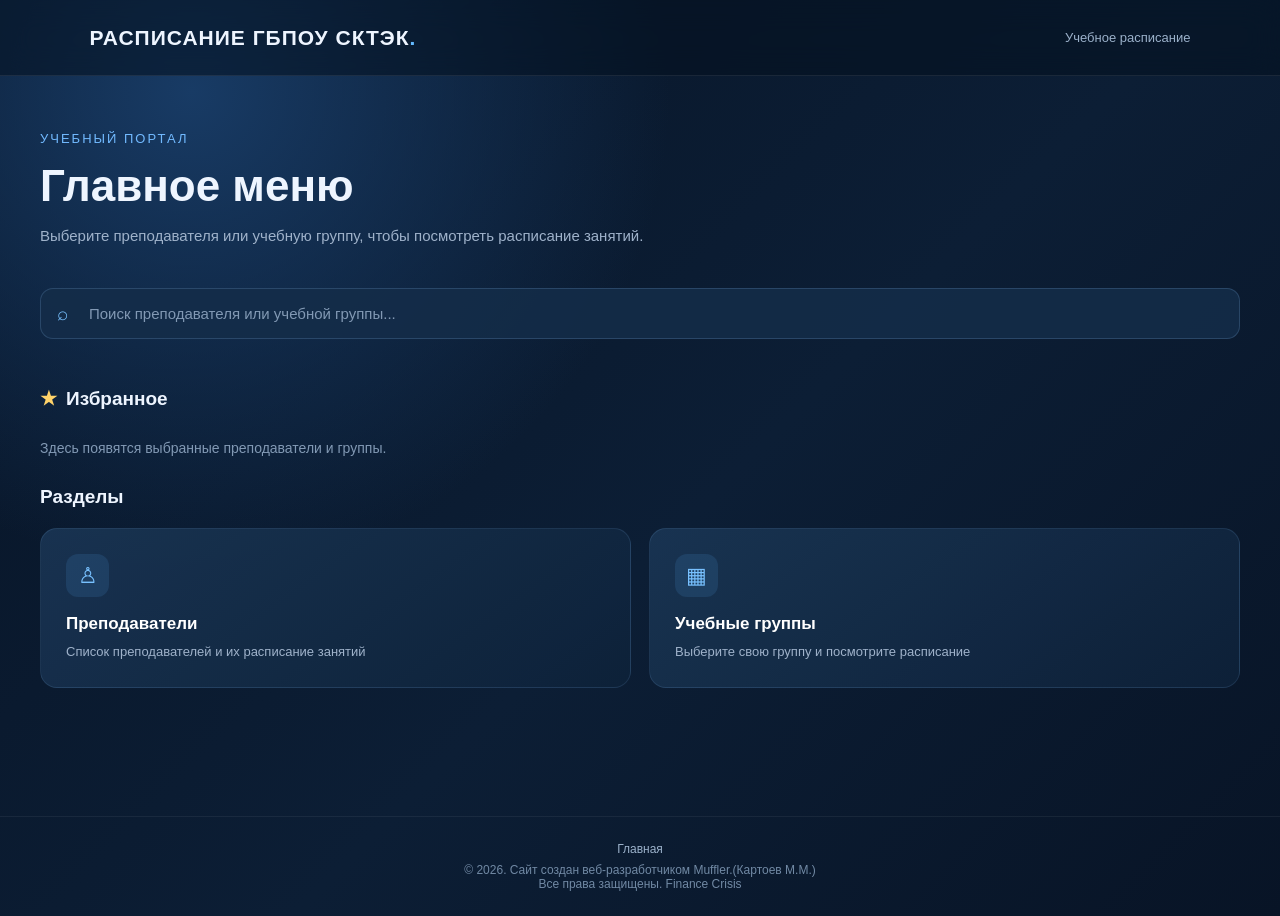
<file: index.html>
<!DOCTYPE html>
<html lang="ru">
<head>
<link rel="manifest" href="/Shedule/manifest.json">
<link rel="apple-touch-icon"
      href="/Shedule/apple-touch-icon.png">
<meta name="apple-mobile-web-app-capable"
      content="yes">
<meta name="apple-mobile-web-app-title"
      content="СКТЭК">
<meta name="theme-color" content="#071426">
<meta charset="UTF-8">
<meta name="viewport" content="width=device-width, initial-scale=1.0">
<link rel="icon" type="image/png" sizes="32x32" href="/Shedule/favicon-32.png">
<title>Расписание | Учебный портал</title>
<link rel="stylesheet" href="style.css">
</head>
<body>
<header>
    <div class="logo">РАСПИСАНИЕ ГБПОУ СКТЭК<span>.</span></div>
    <div class="header-info">Учебное расписание</div>
</header>
<main>
<section id="home" class="page active">
    <div class="welcome">
        <div class="subtitle">Учебный портал</div>
        <h1>Главное меню</h1>
        <p>Выберите преподавателя или учебную группу, чтобы посмотреть расписание занятий.</p>
    </div>
    <div class="search-section">
        <div class="search-wrap"><span class="search-icon">⌕</span><input class="search-input" id="globalSearch" type="search" placeholder="Поиск преподавателя или учебной группы..." autocomplete="off" aria-label="Поиск преподавателя или учебной группы"></div>
        <div class="search-results" id="searchResults" aria-live="polite"></div>
    </div>
      <div class="favorite-section"><h2 class="section-title"><span>★</span> Избранное</h2><div class="items" id="favoriteList"></div></div>
    <h2 class="section-title">Разделы</h2>
    <div class="menu">
        <button class="menu-card" onclick="openPage('teachers')"><div class="menu-icon">♙</div><h3>Преподаватели</h3><p>Список преподавателей и их расписание занятий</p></button>
        <button class="menu-card" onclick="openPage('groups')"><div class="menu-icon">▦</div><h3>Учебные группы</h3><p>Выберите свою группу и посмотрите расписание</p></button>
    </div>
</section>
<section id="teachers" class="page">
    <button class="back" onclick="openPage('home')">← Главное меню</button>
    <div class="welcome"><div class="subtitle">Список преподавателей</div><h1>Преподаватели</h1><p>Выберите преподавателя, чтобы открыть его расписание.</p></div>
    <div class="items" id="teacherList"></div>
</section>
<section id="groups" class="page">
    <button class="back" onclick="openPage('home')">← Главное меню</button>
    <div class="welcome"><div class="subtitle">Учебные группы</div><h1>Группы</h1><p>Выберите учебную группу, чтобы посмотреть занятия.</p></div>
    <div class="items" id="groupList"></div>
</section>
<section id="schedule" class="page">
    <button class="back" onclick="goBack()">← Назад</button>
    <div class="schedule-heading"><h1 id="scheduleTitle"></h1><button type="button" class="favorite-btn" id="scheduleFavorite" aria-label="Добавить в избранное" title="Добавить в избранное">☆</button></div>
  <div class="schedule-date">
    <label for="datePicker">Дата:</label>
    <input type="date" id="datePicker">
    <button type="button" class="week-btn" id="todayButton">Сегодня</button>
  </div>
    <div class="week-switch"><button class="week-btn" id="week1" onclick="switchWeek(1)">Первая неделя</button><button class="week-btn" id="week2" onclick="switchWeek(2)">Вторая неделя</button></div>
    <div id="days" class="days"></div><p class="schedule-note" id="scheduleNote"></p>
</section>
</main>
<footer><div class="footer-page" id="footerPage">Главная</div><div>© 2026. Сайт создан веб-разработчиком Muffler.(Картоев М.М.) <br> Все права защищены. Finance Crisis</div></footer>
<script src="main.js"></script>
</body>
</html>
</file>
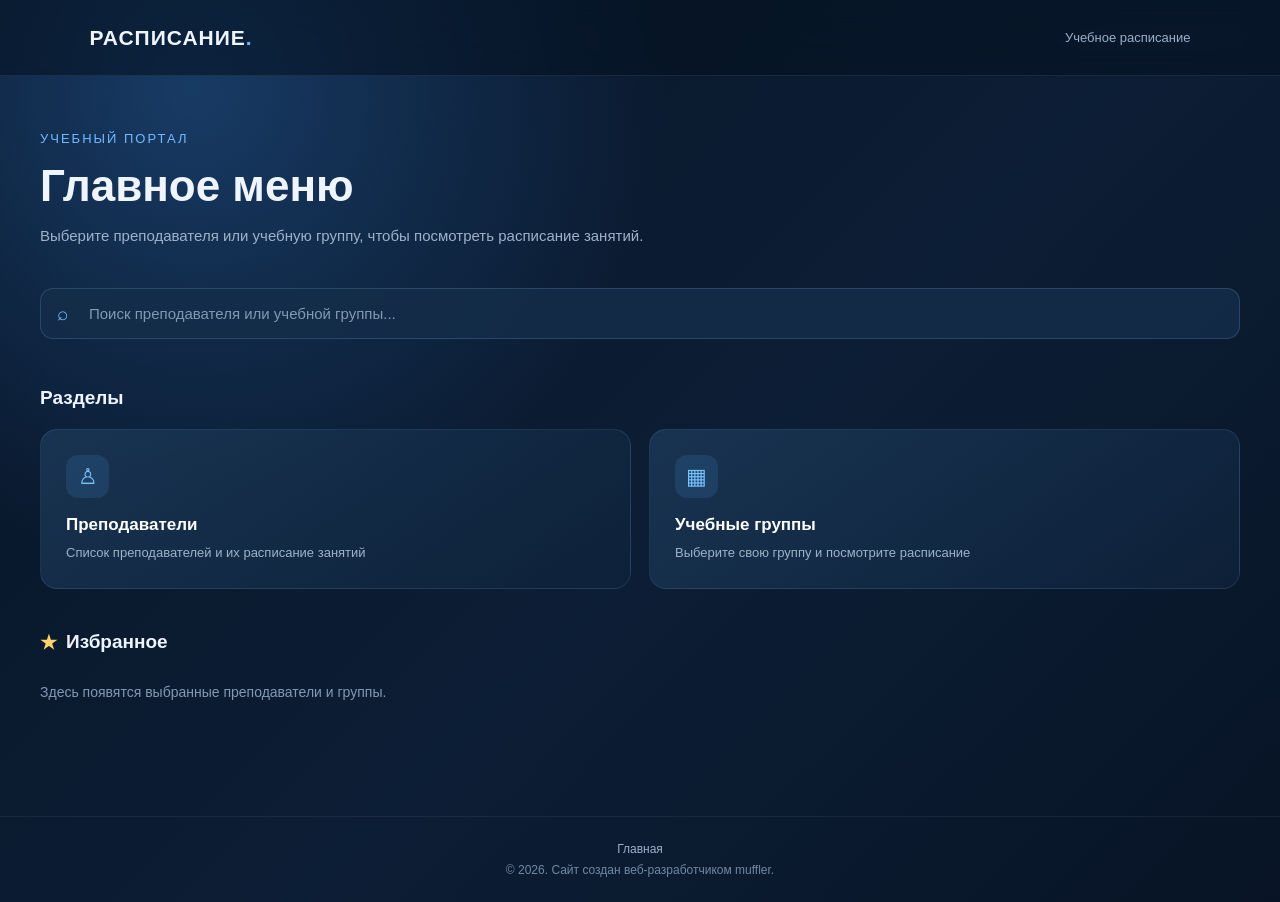
<file: index_original_design (4).html>
<!DOCTYPE html>
<html lang="ru">
<head>
<meta charset="UTF-8">
<meta name="viewport" content="width=device-width, initial-scale=1.0">
<title>Расписание | Учебный портал</title>
<style>
* {
    margin: 0;
    padding: 0;
    box-sizing: border-box;
}

body {
    min-height: 100vh;
    font-family: Arial, sans-serif;
    background:
        radial-gradient(circle at 15% 10%, #183b65 0, transparent 35%),
        linear-gradient(135deg, #071426, #0c1e35 55%, #081426);
    color: #eef5ff;
}

header {
    height: 76px;
    padding: 0 7%;
    display: flex;
    align-items: center;
    justify-content: space-between;
    border-bottom: 1px solid rgba(255,255,255,.08);
    background: rgba(5,17,32,.55);
    backdrop-filter: blur(15px);
}

.logo { font-size: 21px; font-weight: 700; letter-spacing: 1px; }
.logo span { color: #64baff; }
.header-info { color: #9bb1ca; font-size: 13px; }
main { max-width: 1250px; margin: auto; padding: 55px 25px; min-height: calc(100vh - 160px); }
.page { display: none; }
.page.active { display: block; }
.welcome { margin-bottom: 40px; }
.subtitle { color: #72baff; font-size: 13px; letter-spacing: 2px; text-transform: uppercase; margin-bottom: 15px; }
.welcome h1 { font-size: clamp(30px, 5vw, 44px); margin-bottom: 13px; }
.welcome p { color: #9fb2ca; font-size: 15px; line-height: 1.6; }
.section-title { font-size: 19px; margin-bottom: 20px; }

.search-section { margin: 0 0 38px; position: relative; }
.search-wrap { position: relative; }
.search-input { width: 100%; padding: 16px 18px 16px 48px; border: 1px solid rgba(130,184,235,.2); border-radius: 13px; background: rgba(20,45,73,.85); color: #eef5ff; font-size: 15px; outline: none; transition: .2s; }
.search-input::placeholder { color: #8299b4; }
.search-input:focus { border-color: #58aef0; box-shadow: 0 0 0 3px rgba(88,174,240,.1); }
.search-icon { position: absolute; left: 17px; top: 50%; transform: translateY(-50%); color: #78c1ff; font-size: 19px; pointer-events: none; }
.search-results { display: grid; gap: 8px; margin-top: 10px; }
.search-result { width: 100%; display: flex; align-items: center; justify-content: space-between; gap: 12px; padding: 14px 17px; border: 1px solid rgba(130,184,235,.13); border-radius: 11px; background: rgba(25,51,80,.8); color: #eef5ff; text-align: left; cursor: pointer; transition: .2s; }
.search-result:hover { border-color: rgba(101,186,255,.55); background: rgba(35,70,108,.9); }
.search-result strong { font-size: 14px; font-weight: 600; }
.search-result span { color: #78c1ff; font-size: 12px; white-space: nowrap; }
.search-empty { color: #9fb2ca; font-size: 13px; padding: 12px 4px; }

.menu { display: grid; grid-template-columns: repeat(2, 1fr); gap: 18px; }
.menu-card { min-height: 150px; padding: 25px; border: 1px solid rgba(130,184,235,.13); border-radius: 17px; background: linear-gradient(145deg, rgba(27,55,86,.85), rgba(14,34,58,.85)); cursor: pointer; transition: .25s; text-align: left; color: white; }
.menu-card:hover { transform: translateY(-4px); border-color: rgba(100,186,255,.55); }
.menu-icon { width: 43px; height: 43px; border-radius: 12px; display: grid; place-items: center; background: rgba(83,169,245,.13); color: #78c1ff; font-size: 22px; margin-bottom: 17px; }
.menu-card h3 { font-size: 17px; margin-bottom: 8px; }
.menu-card p { color: #9fb2ca; font-size: 13px; line-height: 1.5; }
.back { border: none; background: transparent; color: #77bdff; font-size: 14px; cursor: pointer; margin-bottom: 30px; }
.items { display: grid; grid-template-columns: repeat(auto-fill, minmax(250px, 1fr)); gap: 15px; }
.item { display: flex; align-items: center; justify-content: space-between; gap: 12px; padding: 21px; background: rgba(25,51,80,.8); border: 1px solid rgba(130,184,235,.13); border-radius: 14px; transition: .2s; }
.item:hover { border-color: rgba(101,186,255,.55); }
.item-info { flex: 1; cursor: pointer; min-width: 0; }
.item-info h3 { font-size: 16px; margin-bottom: 7px; }
.item-info p { color: #9fb2ca; font-size: 13px; }
.developer { display: inline-flex; align-items: center; gap: 5px; margin-left: 5px; color: #78c1ff; font-size: 11px; font-weight: 600; }
.favorite-btn { width: 38px; height: 38px; flex-shrink: 0; border: 1px solid rgba(130,184,235,.15); border-radius: 11px; background: rgba(83,169,245,.08); color: #8da8c5; font-size: 22px; cursor: pointer; }
.favorite-btn.selected { color: #ffd36a; border-color: rgba(255,211,106,.4); background: rgba(255,211,106,.1); }
.favorite-section { margin-top: 42px; }
.favorite-section .section-title { display: flex; align-items: center; gap: 9px; }
.favorite-section .section-title span { color: #ffd36a; }
.empty { color: #8299b4; font-size: 14px; padding: 10px 0; grid-column: 1 / -1; }
.schedule-heading { display: flex; justify-content: space-between; align-items: center; margin-bottom: 25px; }
.schedule-heading h1 { font-size: clamp(25px, 4vw, 36px); }
.schedule-date { display: flex; align-items: center; gap: 10px; flex-wrap: wrap; margin-bottom: 25px; }
.schedule-date label { color: #9fb2ca; font-size: 14px; }
.schedule-date input { background: #142d49; border: 1px solid rgba(130,184,235,.2); color: white; padding: 11px 13px; border-radius: 9px; font-size: 14px; color-scheme: dark; }
.week-switch { display: flex; gap: 10px; margin-bottom: 25px; }
.week-btn { padding: 11px 20px; border-radius: 9px; border: 1px solid rgba(130,184,235,.18); background: rgba(25,51,80,.8); color: #a9bfd8; cursor: pointer; }
.week-btn.active { background: #1c5b91; color: white; border-color: #58aef0; }
.days { display: grid; grid-template-columns: 1fr; gap: 16px; }
.day-card { border: 1px solid rgba(130,184,235,.13); border-radius: 15px; overflow: hidden; background: rgba(17,39,65,.85); transition: .25s; }
.day-card.selected-day { border: 1px solid #58aef0; background: linear-gradient(145deg, rgba(35,85,130,.65), rgba(17,48,79,.95)); box-shadow: 0 0 18px rgba(88,174,240,.12); }
.day-card.selected-day .day-header { background: rgba(61,145,210,.25); }
.day-card.selected-day .day-header h3 { color: #78caff; }
.day-header { padding: 17px 20px; display: flex; justify-content: space-between; align-items: center; gap: 12px; background: rgba(39,76,113,.45); border-bottom: 1px solid rgba(130,184,235,.1); }
.day-header h3 { font-size: 16px; }
.day-header span { color: #91b4d7; font-size: 13px; }
.lesson { display: grid; grid-template-columns: 125px 1fr; gap: 15px; padding: 17px 20px; border-bottom: 1px solid rgba(130,184,235,.08); }
.lesson:last-child { border-bottom: none; }
.lesson-time { color: #78c1ff; font-size: 14px; font-weight: 600; }
.lesson-group { color: #dceaff; font-size: 14px; margin-bottom: 6px; }
.lesson-subject { color: #9fb2ca; font-size: 13px; line-height: 1.5; }
.lesson-teacher { color: #78c1ff; font-size: 12px; margin-top: 7px; }
.no-lessons { padding: 22px 20px; color: #8299b4; font-size: 14px; }
.schedule-note { color: #8299b4; font-size: 12px; margin-top: 20px; }
footer { text-align: center; padding: 25px 15px; color: #7189a4; font-size: 12px; border-top: 1px solid rgba(255,255,255,.06); }
footer .footer-page { color: #9bb1ca; margin-bottom: 7px; }
@media(max-width:650px) {
    header { padding: 0 20px; }
    .header-info { display: none; }
    main { padding: 40px 18px; }
    .menu, .items { grid-template-columns: 1fr; }
    .lesson { grid-template-columns: 1fr; gap: 7px; padding: 16px; }
    .day-header { padding: 15px 16px; }
    .week-btn { flex: 1; padding: 11px 10px; }
}
</style>
</head>
<body>
<header>
    <div class="logo">РАСПИСАНИЕ<span>.</span></div>
    <div class="header-info">Учебное расписание</div>
</header>
<main>
<section id="home" class="page active">
    <div class="welcome">
        <div class="subtitle">Учебный портал</div>
        <h1>Главное меню</h1>
        <p>Выберите преподавателя или учебную группу, чтобы посмотреть расписание занятий.</p>
    </div>
    <div class="search-section">
        <div class="search-wrap"><span class="search-icon">⌕</span><input class="search-input" id="globalSearch" type="search" placeholder="Поиск преподавателя или учебной группы..." autocomplete="off" aria-label="Поиск преподавателя или учебной группы"></div>
        <div class="search-results" id="searchResults" aria-live="polite"></div>
    </div>
    <h2 class="section-title">Разделы</h2>
    <div class="menu">
        <button class="menu-card" onclick="openPage('teachers')"><div class="menu-icon">♙</div><h3>Преподаватели</h3><p>Список преподавателей и их расписание занятий</p></button>
        <button class="menu-card" onclick="openPage('groups')"><div class="menu-icon">▦</div><h3>Учебные группы</h3><p>Выберите свою группу и посмотрите расписание</p></button>
    </div>
    <div class="favorite-section"><h2 class="section-title"><span>★</span> Избранное</h2><div class="items" id="favoriteList"></div></div>
</section>
<section id="teachers" class="page">
    <button class="back" onclick="openPage('home')">← Главное меню</button>
    <div class="welcome"><div class="subtitle">Список преподавателей</div><h1>Преподаватели</h1><p>Выберите преподавателя, чтобы открыть его расписание.</p></div>
    <div class="items" id="teacherList"></div>
</section>
<section id="groups" class="page">
    <button class="back" onclick="openPage('home')">← Главное меню</button>
    <div class="welcome"><div class="subtitle">Учебные группы</div><h1>Группы</h1><p>Выберите учебную группу, чтобы посмотреть занятия.</p></div>
    <div class="items" id="groupList"></div>
</section>
<section id="schedule" class="page">
    <button class="back" onclick="goBack()">← Назад</button>
    <div class="schedule-heading"><h1 id="scheduleTitle"></h1><button type="button" class="favorite-btn" id="scheduleFavorite" aria-label="Добавить в избранное" title="Добавить в избранное">☆</button></div>
    <div class="schedule-date"><label for="datePicker">Дата:</label><input type="date" id="datePicker"></div>
    <div class="week-switch"><button class="week-btn" id="week1" onclick="switchWeek(1)">Первая неделя</button><button class="week-btn" id="week2" onclick="switchWeek(2)">Вторая неделя</button></div>
    <div id="days" class="days"></div><p class="schedule-note" id="scheduleNote"></p>
</section>
</main>
<footer><div class="footer-page" id="footerPage">Главная</div><div>© 2026. Сайт создан веб-разработчиком muffler.</div></footer>
<script>
const DATA = {"groups":[{"name":"23-ЭССС","weeks":[[[{"subject":"Охрана труда","teacher":"Хавтиев Ю.А."},{"subject":"МДК.04.01 Техническая диагностика электрооборуд.","teacher":"Хавтиев Ю.А."},{"subject":"МДК.06.02 Организац. основы обслуж. электрооборуд.","teacher":"Хавтиев Ю.А."},{"subject":"МДК.06.01 Электромонтажные работы","teacher":"Хавтиев Ю.А."}],[{"subject":"Иностранный язык в проф. деятельности","teacher":"Саутиева Х.А."},{"subject":"Физическая культура","teacher":"Албаков М.К."},{"subject":"Основы экономики","teacher":"Чапанова М.М."},null],[{"subject":"МДК.04.01 Техническая диагностика электрооборуд.","teacher":"Хавтиев Ю.А."},{"subject":"Основы экономики","teacher":"Чапанова М.М."},{"subject":"МДК.04.02 Ремонт электрооборудования","teacher":"Колодко С.Н."},{"subject":"МДК.06.02 Организац. основы обслуж. электрооборуд.","teacher":"Хавтиев Ю.А."}],[{"subject":"МДК.04.02 Ремонт электрооборудования","teacher":"Колодко С.Н."},{"subject":"МДК.06.02 Организац. основы обслуж. электрооборуд.","teacher":"Хавтиев Ю.А."},{"subject":"Охрана труда","teacher":"Хавтиев Ю.А."},{"subject":"Основы экономики","teacher":"Чапанова М.М."}],[{"subject":"МДК.04.02 Ремонт электрооборудования","teacher":"Колодко С.Н."},{"subject":"Охрана труда","teacher":"Хавтиев Ю.А."},null,null]],[[{"subject":"Охрана труда","teacher":"Хавтиев Ю.А."},{"subject":"МДК.04.01 Техническая диагностика электрооборуд.","teacher":"Хавтиев Ю.А."},{"subject":"МДК.06.02 Организационные основы обслуживания электрооборуд.","teacher":"Хавтиев Ю.А."},null],[{"subject":"Иностранный язык в проф. деятельности","teacher":"Саутиева Х.А."},{"subject":"Физическая культура","teacher":"Албаков М.К."},{"subject":"Основы экономики","teacher":"Чапанова М.М."},{"subject":"МДК.04.02 Ремонт электрооборудования","teacher":"Колодко С.Н."}],[{"subject":"МДК.04.01 Техническая диагностика электрооборуд.","teacher":"Хавтиев Ю.А."},{"subject":"Основы экономики","teacher":"Чапанова М.М."},{"subject":"МДК.04.02 Ремонт электрооборудования","teacher":"Колодко С.Н."},{"subject":"МДК.06.02 Организац. основы обслуж. электрооборуд.","teacher":"Хавтиев Ю.А."}],[{"subject":"МДК.04.02 Ремонт электрооборудования","teacher":"Колодко С.Н."},{"subject":"МДК.06.02 Организац. основы обслуж. электрооборуд.","teacher":"Хавтиев Ю.А."},{"subject":"Охрана труда","teacher":"Хавтиев Ю.А."},{"subject":"Основы экономики","teacher":"Чапанова М.М."}],[{"subject":"МДК.04.02 Ремонт электрооборудования","teacher":"Колодко С.Н."},{"subject":"МДК.04.01 Техническая диагностика электрооборуд.","teacher":"Хавтиев Ю.А."},null,null]]]},{"name":"24-ДО","weeks":[[[{"subject":"Детская психология","teacher":"Сафир С.И."},{"subject":"Психолого-педагог. основы организации общения детей","teacher":"Белхароева М.Х."},{"subject":"Теорет. и метод. основы орган. игровой деят. детей","teacher":"Белхароева М.Х."},{"subject":"Теорет. и метод. основы орган. самообслуж. и труд. деят. детей","teacher":"Белхароева М.Х."}],[{"subject":"Теорет. и метод. основы орган. продуктивных видов деят. детей","teacher":"Хамхоева Х.Х."},{"subject":"Физическая культура","teacher":"Алероева С.С."},{"subject":"Основы бережливого производства","teacher":"Льянова А.М."},{"subject":"Иностранный язык в проф. деятельности","teacher":"Саутиева Х.А."}],[{"subject":"Теорет. и метод. основы орган. игровой деят. детей","teacher":"Белхароева М.Х."},{"subject":"Теорет. и метод. основы орган. музыкальной деят. детей","teacher":"Белхароева М.Х."},{"subject":"Психолого-педагог. основы организации общения детей","teacher":"Белхароева М.Х."},{"subject":"Детская психология","teacher":"Сафир С.И."}],[{"subject":"Теорет. и метод. основы орган. продуктивных видов деят. детей","teacher":"Хамхоева Х.Х."},{"subject":"Основы бережливого производства","teacher":"Льянова А.М."},{"subject":"Теорет. и метод. основы орган. взаимод. с родителями и сотруд. ДОО","teacher":"Льянова А.М."},{"subject":"Теорет. и метод. основы разраб. и реализац. парциальной программы","teacher":"Костоева З.М."}],[{"subject":"Теорет. и метод. основы орган. самообслуж. и труд. деят. детей","teacher":"Белхароева М.Х."},{"subject":"Теорет. и метод. основы орган. музыкальной деят. детей","teacher":"Белхароева М.Х."},null,null]],[[{"subject":"Детская психология","teacher":"Сафир С.И."},{"subject":"Психолого-педагог. основы организации общения детей","teacher":"Белхароева М.Х."},{"subject":"Теорет. и метод. основы орган. игровой деят. детей","teacher":"Белхароева М.Х."},{"subject":"Теорет. и метод. основы орган. самообслуж. и труд. деят. детей","teacher":"Белхароева М.Х."}],[{"subject":"Теорет. и метод. основы орган. продуктивных видов деят. детей","teacher":"Хамхоева Х.Х."},{"subject":"Физическая культура","teacher":"Алероева С.С."},{"subject":"Теорет. и метод. основы орган. взаимод. с родителями и сотруд. ДОО","teacher":"Льянова А.М."},{"subject":"Иностранный язык в проф. деятельности","teacher":"Саутиева Х.А."}],[{"subject":"Теорет. и метод. основы орган. самообслуж. и труд. деят. детей","teacher":"Белхароева М.Х."},{"subject":"Теорет. и метод. основы орган. музыкальной деят. детей","teacher":"Белхароева М.Х."},{"subject":"Психолого-педагог. основы организации общения детей","teacher":"Белхароева М.Х."},{"subject":"Психолого-педагог. основы организации общения детей","teacher":"Белхароева М.Х."}],[{"subject":"Теорет. и метод. основы орган. продуктивных видов деят. детей","teacher":"Хамхоева Х.Х."},{"subject":"Основы бережливого производства","teacher":"Льянова А.М."},{"subject":"Теорет. и метод. основы орган. взаимод. с родителями и сотруд. ДОО","teacher":"Льянова А.М."},{"subject":"Теорет. и метод. основы разраб. и реализац. парциальной программы","teacher":"Костоева З.М."}],[{"subject":"Теорет. и метод. основы орган. самообслуж. и труд. деят. детей","teacher":"Белхароева М.Х."},{"subject":"Теорет. и метод. основы орган. музыкальной деят. детей","teacher":"Белхароева М.Х."},null,null]]]},{"name":"24-ИСП-1","weeks":[[[{"subject":"Графический дизайн и мультимедиа","teacher":"Акбиев А.М."},{"subject":"Правовое обеспечение проф. деятельности","teacher":"Цуров М.Т."},null,null],[{"subject":"Правовое обеспечение проф. деятельности","teacher":"Цуров М.Т."},{"subject":"Проект. и разработка веб-приложений","teacher":"Мамилов М.Б."},{"subject":"Физическая культура","teacher":"Алероева С.С."},{"subject":"Оптимизация веб-приложений","teacher":"Мамилов М.Б."}],[{"subject":"Проект. и разработка веб-приложений","teacher":"Мамилов М.Б."},{"subject":"Оптимизация веб-приложений","teacher":"Мамилов М.Б."},{"subject":"Проект. и разработка веб-приложений","teacher":"Мамилов М.Б."},{"subject":"Оптимизация веб-приложений","teacher":"Мамилов М.Б."}],[{"subject":"Графический дизайн и мультимедиа","teacher":"Акбиев А.М."},{"subject":"Оптимизация веб-приложений","teacher":"Мамилов М.Б."},{"subject":"Иностранный язык в проф. деятельности","teacher":"Саутиева Х.А."},{"subject":"Проект. и разработка веб-приложений","teacher":"Мамилов М.Б."}],[{"subject":"Проект. и разработка веб-приложений","teacher":"Мамилов М.Б."},{"subject":"Оптимизация веб-приложений","teacher":"Мамилов М.Б."},null,null]],[[{"subject":"Графический дизайн и мультимедиа","teacher":"Акбиев А.М."},{"subject":"Правовое обеспечение проф. деятельности","teacher":"Цуров М.Т."},null,null],[{"subject":"Правовое обеспечение проф. деятельности","teacher":"Цуров М.Т."},{"subject":"Проект. и разработка веб-приложений","teacher":"Мамилов М.Б."},{"subject":"Физическая культура","teacher":"Алероева С.С."},{"subject":"Оптимизация веб-приложений","teacher":"Мамилов М.Б."}],[{"subject":"Проект. и разработка веб-приложений","teacher":"Мамилов М.Б."},{"subject":"Оптимизация веб-приложений","teacher":"Мамилов М.Б."},{"subject":"Графический дизайн и мультимедиа","teacher":"Акбиев А.М."},null],[{"subject":"Графический дизайн и мультимедиа","teacher":"Акбиев А.М."},{"subject":"Оптимизация веб-приложений","teacher":"Мамилов М.Б."},{"subject":"Иностранный язык в проф. деятельности","teacher":"Саутиева Х.А."},{"subject":"Проект. и разработка веб-приложений","teacher":"Мамилов М.Б."}],[{"subject":"Проект. и разработка веб-приложений","teacher":"Мамилов М.Б."},{"subject":"Оптимизация веб-приложений","teacher":"Мамилов М.Б."},null,null]]]},{"name":"24-ИСП-2","weeks":[[[{"subject":"Проект. и разработка интерфейсов пользователя","teacher":"Цицкиев М.А."},{"subject":"Безопасность жизнедеятельности","teacher":"Дударов Дж.И."},{"subject":"Тестирование информ. систем","teacher":"Цицкиев М.А."},{"subject":"Графический дизайн и мультимедиа","teacher":"Акбиев А.М."}],[{"subject":"Проект. и разработка интерфейсов пользователя","teacher":"Цицкиев М.А."},{"subject":"Тестирование информ. систем","teacher":"Цицкиев М.А."},{"subject":"Иностранный язык в проф. деятельности","teacher":"Саутиева Х.А."},{"subject":"Проект. и дизайн ИС","teacher":"Цицкиев М.А."}],[{"subject":"Тестирование информ. систем","teacher":"Цицкиев М.А."},{"subject":"Проект. и дизайн ИС","teacher":"Цицкиев М.А."},{"subject":"Стандартизация, сертификация и тех. докум.","teacher":"Котикова Н.М."},{"subject":"Безопасность жизнедеятельности","teacher":"Дударов Дж.И."}],[{"subject":"Проект. и разработка веб-приложений","teacher":"Костоев И.Дж."},{"subject":"Графический дизайн и мультимедиа","teacher":"Акбиев А.М."},{"subject":"Физическая культура","teacher":"Гандалоев А.Ш."},null],[{"subject":"Разработка кода ИС","teacher":"Костоев И.Дж."},{"subject":"Оптимизация веб-приложений","teacher":"Костоев И.Дж."},null,null]],[[{"subject":"Проект. и разработка интерфейсов пользователя","teacher":"Цицкиев М.А."},{"subject":"Безопасность жизнедеятельности","teacher":"Дударов Дж.И."},{"subject":"Тестирование информ. систем","teacher":"Цицкиев М.А."},{"subject":"Графический дизайн и мультимедиа","teacher":"Акбиев А.М."}],[{"subject":"Проект. и разработка интерфейсов пользователя","teacher":"Цицкиев М.А."},{"subject":"Тестирование информ. систем","teacher":"Цицкиев М.А."},{"subject":"Иностранный язык в проф. деятельности","teacher":"Саутиева Х.А."},{"subject":"Разработка кода ИС","teacher":"Костоев И.Дж."}],[{"subject":"Тестирование информ. систем","teacher":"Цицкиев М.А."},{"subject":"Проект. и дизайн ИС","teacher":"Цицкиев М.А."},{"subject":"Стандартизация, сертификация и тех. докум.","teacher":"Котикова Н.М."},{"subject":"Безопасность жизнедеятельности","teacher":"Дударов Дж.И."}],[{"subject":"Проект. и разработка веб-приложений","teacher":"Костоев И.Дж."},{"subject":"Оптимизация веб-приложений","teacher":"Костоев И.Дж."},{"subject":"Физическая культура","teacher":"Гандалоев А.Ш."},null],[{"subject":"Разработка кода ИС","teacher":"Костоев И.Дж."},{"subject":"Оптимизация веб-приложений","teacher":"Костоев И.Дж."},null,null]]]},{"name":"24-МЭ","weeks":[[[{"subject":"ИТ в проф. деятельности","teacher":"Цычоева А.У."},{"subject":"МДК.03.02 Монтаж, наладка и эксплуатация электрооборуд.","teacher":"Колодко С.Н."},{"subject":"Иностранный язык в проф. деятельности","teacher":"Вакансия ин. яз"},{"subject":"МДК.04.02 Ремонт и обслуживание распред. устройств","teacher":"Колодко С.Н."}],[{"subject":"Основы финансовой грамотности","teacher":"Чапанова М.М."},{"subject":"МДК.04.01 Обслуживание оборудования с автомат. регулированием","teacher":"Хавтиев Ю.А."},{"subject":"МДК.03.01 Монтаж и эксплуатация осветит. сетей и светильнико","teacher":"Колодко С.Н."},{"subject":"Иностранный язык в проф. деятельности","teacher":"Вакансия ин. яз"}],[{"subject":"МДК.03.01 Монтаж и эксплуатация осветит. Сетей, светильников","teacher":"Колодко С.Н."},{"subject":"Физическая культура","teacher":"Албаков М.К."},{"subject":"Основы финансовой грамотности","teacher":"Чапанова М.М."},{"subject":"Основы автоматики м элементы систем автомат.управления","teacher":"Колодко С.Н."}],[{"subject":"МДК.04.01 Обслуживание оборудования с автомат. регулированием","teacher":"Хавтиев Ю.А."},{"subject":"Основы экономики","teacher":"Чапанова М.М."},{"subject":"МДК.04.02 Ремонт и обслуживание распред. устройств","teacher":"Колодко С.Н."},{"subject":"МДК.04.03 Организация и выполн. работ по сборке и монтажу электрообор.","teacher":"Колодко С.Н."}],[{"subject":"ИТ в проф. деятельности","teacher":"Цычоева А.У."},{"subject":"Основы автоматики м элементы систем автомат. управления","teacher":"Колодко С.Н."},null,null]],[[{"subject":"ИТ в проф. деятельности","teacher":"Цычоева А.У."},{"subject":"МДК.03.02 Монтаж, наладка и эксплуатация электрооборуд","teacher":"Колодко С.Н."},{"subject":"Иностранный язык в проф. деятельности","teacher":"Вакансия ин. яз"},{"subject":"МДК.04.03 Организация и выполн. работ по сборке и монтажу электрооборуд.","teacher":"Колодко С.Н"}],[{"subject":"Основы финансовой грамотности","teacher":"Чапанова М.М."},{"subject":"МДК.04.01 Обслуживание оборудования с автомат. регулированием","teacher":"Хавтиев Ю.А."},{"subject":"Основы автоматики м элементы систем автомат. управления","teacher":"Колодко С.Н."},{"subject":"Физическая культура","teacher":"Албаков М.К."}],[{"subject":"МДК.03.01 Монтаж и эксплуатация осветит. сетей, светильников","teacher":"Колодко С.Н."},{"subject":"Физическая культура","teacher":"Албаков М.К."},{"subject":"Основы финансовой грамотности","teacher":"Чапанова М.М."},{"subject":"Основы автоматики м элементы систем автомат. управления","teacher":"Колодко С.Н."}],[{"subject":"МДК.04.01 Обслуживание оборудования с автомат. регулированием","teacher":"Хавтиев Ю.А."},{"subject":"Основы экономики","teacher":"Чапанова М.М."},{"subject":"МДК.04.02 Ремонт и обслуживание распред. устройств","teacher":"Колодко С.Н."},{"subject":"МДК.04.03 Организация и выполн. работ по сборке и монтажу электрооборуд.","teacher":"Колодко С.Н."}],[{"subject":"ИТ в проф. деятельности","teacher":"Цычоева А.У."},{"subject":"Основы автоматики м элементы систем автомат. управления","teacher":"Колодко С.Н."},null,null]]]},{"name":"24-СР","weeks":[[[{"subject":"Социально-правовая и закон. основы соц. работы","teacher":"Илиева М.М."},{"subject":"Техн. соц. работы с семьей и детьми. Соц. патронаж","teacher":"Костоева З.М."},{"subject":"Техн. соц. работы с семьей и детьми. Соц. патронаж","teacher":"Костоева З.М."},{"subject":"Основы предпринимательской деятельности","teacher":"Льянова А.М."}],[{"subject":"Социально-правовая и закон. основы соц. работы","teacher":"Илиева М.М."},{"subject":"ИТ в проф. деятельности","teacher":"Льянова Х.М."},{"subject":"Техн. соц. работы с семьей и детьми. Соц. патронаж","teacher":"Костоева З.М."},{"subject":"Техн. соц. работы с семьей и детьми. Соц. патронаж","teacher":"Костоева З.М."}],[{"subject":"Социально-правовая и закон. основы соц. работы","teacher":"Илиева М.М."},{"subject":"Основы предпринимательской деятельности","teacher":"Льянова А.М."},{"subject":"ИТ в проф. деятельности","teacher":"Льянова Х.М."},{"subject":"Физическая культура","teacher":"Алероева С.С."}],[{"subject":"Социально-правовая и закон. основы соц. работы","teacher":"Илиева М.М."},{"subject":"ИТ в проф. деятельности","teacher":"Льянова Х.М."},{"subject":"Техн. соц. работы с семьей и детьми. Соц. патронаж","teacher":"Костоева З.М."},{"subject":"Иностранный язык в проф. деятельности","teacher":"Саутиева Х.А."}],[{"subject":"Социально-правовая и закон. основы соц. работы","teacher":"Илиева М.М."},{"subject":"Техн. соц. работы с семьей и детьми. Соц. патронаж","teacher":"Костоева З.М."},null,null]],[[{"subject":"Социально-правовая и закон. основы соц. работы","teacher":"Илиева М.М."},{"subject":"Техн. соц. работы с семьей и детьми. Соц. патронаж","teacher":"Костоева З.М."},{"subject":"Техн. соц. работы с семьей и детьми. Соц. патронаж","teacher":"Костоева З.М."},{"subject":"Техн. соц. работы с семьей и детьми. Соц. патронаж","teacher":"Костоева З.М."}],[{"subject":"Социально-правовая и закон. основы соц. работы","teacher":"Илиева М.М."},{"subject":"ИТ в проф. деятельности","teacher":"Льянова Х.М."},{"subject":"Техн. соц. работы с семьей и детьми. Соц. патронаж","teacher":"Костоева З.М."},{"subject":"Техн. соц. работы с семьей и детьми. Соц. патронаж","teacher":"Костоева З.М."}],[{"subject":"Социально-правовая и закон. основы соц. работы","teacher":"Илиева М.М."},{"subject":"Основы предпринимательской деятельности","teacher":"Льянова А.М."},{"subject":"ИТ в проф. деятельности","teacher":"Льянова Х.М."},{"subject":"Физическая культура","teacher":"Алероева С.С."}],[{"subject":"Социально-правовая и закон. основы соц. работы","teacher":"Илиева М.М."},{"subject":"ИТ в проф. деятельности","teacher":"Льянова Х.М."},{"subject":"Техн. соц. работы с семьей и детьми. Соц. патронаж","teacher":"Костоева З.М."},{"subject":"Иностранный язык в проф. деятельности","teacher":"Саутиева Х.А."}],[{"subject":"Социально-правовая и закон. основы соц. работы","teacher":"Илиева М.М."},{"subject":"Техн. соц. работы с семьей и детьми. Соц. патронаж","teacher":"Костоева З.М."},null,null]]]},{"name":"25-ДО","weeks":[[[{"subject":"Теорет. и метод. основы физич. воспитания и развития детей","teacher":"Тумгоева Ф."},{"subject":"Основы педагогики","teacher":"Сафир С.И."},{"subject":"Основы психологии","teacher":"Сафир С.И."},{"subject":"История России","teacher":"Долова Л.И."}],[{"subject":"Медико-биолог. основы здоровья","teacher":"Костоева З.М."},{"subject":"Основы психологии","teacher":"Сафир С.И."},{"subject":"Введение в профессию","teacher":"Хамхоева Х.Х."},{"subject":"Выполнение работ по профессии Младший воспитатель","teacher":"Хамхоева Х.Х."}],[{"subject":"Русский язык и культ. проф. коммуникации педагога","teacher":"Хамхоева Х.Х."},{"subject":"Физическая культура","teacher":"Алероева С.С."},{"subject":"Выполнение работ по профессии Младший воспитатель","teacher":"Хамхоева Х.Х."},{"subject":"Теорет. и метод. основы физич. воспитания и развития детей","teacher":"Тумгоева Ф."}],[{"subject":"Иностранный язык в проф. деятельности","teacher":"Саутиева Х.А."},{"subject":"Выполнение работ по профессии Младший воспитатель","teacher":"Хамхоева Х.Х."},{"subject":"Русский язык и культ. проф. коммуникации педагога","teacher":"Хамхоева Х.Х."},{"subject":"История России","teacher":"Долова Л.И."}],[{"subject":"Медико-биолог. основы здоровья","teacher":"Костоева З.М."},{"subject":"Основы педагогики","teacher":"Сафир С.И."},null,null]],[[{"subject":"Теорет. и метод. основы физич. воспитания и развития детей","teacher":"Тумгоева Ф."},{"subject":"Основы педагогики","teacher":"Сафир С.И."},{"subject":"Основы психологии","teacher":"Сафир С.И."},{"subject":"История России","teacher":"Долова Л.И."}],[{"subject":"Медико-биолог. основы здоровья","teacher":"Костоева З.М."},{"subject":"Основы психологии","teacher":"Сафир С.И."},{"subject":"Введение в профессию","teacher":"Хамхоева Х.Х."},{"subject":"Выполнение работ по профессии Младший воспитатель","teacher":"Хамхоева Х.Х."}],[{"subject":"Русский язык и культ. проф. коммуникации педагога","teacher":"Хамхоева Х.Х."},{"subject":"Физическая культура","teacher":"Алероева С.С."},{"subject":"Выполнение работ по профессии Младший воспитатель","teacher":"Хамхоева Х.Х."},null],[{"subject":"Иностранный язык в проф. деятельности","teacher":"Саутиева Х.А."},{"subject":"Выполнение работ по профессии Младший воспитатель","teacher":"Хамхоева Х.Х."},{"subject":"Основы педагогики","teacher":"Сафир С.И."},{"subject":"История России","teacher":"Долова Л.И."}],[{"subject":"Медико-биолог. основы здоровья","teacher":"Костоева З.М."},{"subject":"Основы педагогики","teacher":"Сафир С.И."},null,null]]]},{"name":"25-МРОА-1","weeks":[[[{"subject":"Электротехника","teacher":"Дугиев А.А."},{"subject":"Технич. диагностика автомобилей","teacher":"Хамхоев Ш-Г.Х."},{"subject":"УП.01.01 Техническое состояние систем, агрегатов, деталей и механизмов автомобиля","teacher":"Арсанов И./Гайсанов М-Г."},{"subject":"УП.01.01 Техническое состояние систем, агрегатов, деталей и механизмов автомобиля","teacher":"Арсанов И./Гайсанов М-Г."}],[{"subject":"Охрана труда","teacher":"Бекбузарова А.А."},{"subject":"Материаловедение","teacher":"Гайсанов М-Г.Дж."},{"subject":"Технич. диагностика автомобилей","teacher":"Хамхоев Ш-Г.Х."},{"subject":"Устройство автомобилей","teacher":"Гандалоев М.Д."}],[{"subject":"Охрана труда","teacher":"Бекбузарова А.А."},{"subject":"Материаловедение","teacher":"Гайсанов М-Г.Дж."},{"subject":"Физическая культура","teacher":"Албаков М.К."},{"subject":"Устройство автомобилей","teacher":"Гандалоев М.Д."}],[{"subject":"Устройство автомобилей","teacher":"Гандалоев М.Д."},{"subject":"Охрана труда","teacher":"Бекбузарова А.А."},{"subject":"УП.01.01 Техническое состояние систем, агрегатов, деталей и механизмов автомобиля","teacher":"Арсанов И./Гайсанов М-Г."},{"subject":"УП.01.01 Техническое состояние систем, агрегатов, деталей и механизмов автомобиля","teacher":"Арсанов И./Гайсанов М-Г."}],[{"subject":"Электротехника","teacher":"Дугиев А.А."},{"subject":"Устройство автомобилей","teacher":"Гандалоев М.Д."},null,null]],[[{"subject":"Электротехника","teacher":"Дугиев А.А."},{"subject":"Технич. диагностика автомобилей","teacher":"Хамхоев Ш-Г.Х."},{"subject":"УП.01.01 Техническое состояние систем, агрегатов, деталей и механизмов автомобиля","teacher":"Арсанов И./Гайсанов М-Г."},{"subject":"УП.01.01 Техническое состояние систем, агрегатов, деталей и механизмов автомобиля","teacher":"Арсанов И./Гайсанов М-Г."}],[{"subject":"Охрана труда","teacher":"Бекбузарова А.А."},{"subject":"Материаловедение","teacher":"Гайсанов М-Г.Дж."},{"subject":"Технич. диагностика автомобилей","teacher":"Хамхоев Ш-Г.Х."},{"subject":"Основы финансовой грамотности","teacher":"Чапанова М.М."}],[{"subject":"Охрана труда","teacher":"Бекбузарова А.А."},{"subject":"Материаловедение","teacher":"Гайсанов М-Г.Дж."},{"subject":"Физическая культура","teacher":"Албаков М.К."},{"subject":"Устройство автомобилей","teacher":"Гандалоев М.Д."}],[{"subject":"Устройство автомобилей","teacher":"Гандалоев М.Д."},{"subject":"Электротехника","teacher":"Дугиев А.А."},{"subject":"УП.01.01 Техническое состояние систем, агрегатов, деталей и механизмов автомобиля","teacher":"Арсанов И./Гайсанов М-Г."},null],[{"subject":"Электротехника","teacher":"Дугиев А.А."},{"subject":"Устройство автомобилей","teacher":"Гандалоев М.Д."},null,null]]]},{"name":"25-МРОА-2","weeks":[[[{"subject":"Материаловедение","teacher":"Гайсанов М-Г.Дж."},{"subject":"Устройство автомобилей","teacher":"Гандалоев М.Д."},{"subject":"Электротехника","teacher":"Дугиев А.А."},null],[{"subject":"Устройство автомобилей","teacher":"Гандалоев М.Д."},{"subject":"Электротехника","teacher":"Дугиев А.А."},{"subject":"УП.01.01 Техническое состояние систем, механизмов автомобиля","teacher":"Арсанов И./Гайсанов М-Г."},{"subject":"Охрана труда","teacher":"Бекбузарова А.А."}],[{"subject":"Материаловедение","teacher":"Гайсанов М-Г.Дж."},{"subject":"УП.01.01 Техническое состояние систем, механизмов автомобиля","teacher":"Цуров Р.М./Арсанов И."},{"subject":"Устройство автомобилей","teacher":"Гандалоев М.Д."},{"subject":"Физическая культура","teacher":"Албаков М.К."}],[{"subject":"Охрана труда","teacher":"Бекбузарова А.А."},{"subject":"Устройство автомобилей","teacher":"Гандалоев М.Д."},{"subject":"Основы финансовой грамотности","teacher":"Чапанова М.М."},{"subject":"Технич. диагностика автомобилей","teacher":"Хамхоев Ш-Г.Х."}],[{"subject":"УП.01.01 Техническое состояние систем, механизмов автомобиля","teacher":"Цуров Р.М./Арсанов И."},{"subject":"Технич. диагностика автомобилей","teacher":"Хамхоев Ш-Г.Х."},null,null]],[[{"subject":"Материаловедение","teacher":"Гайсанов М-Г.Дж."},{"subject":"Устройство автомобилей","teacher":"Гандалоев М.Д."},{"subject":"Электротехника","teacher":"Дугиев А.А."},{"subject":"Охрана труда","teacher":"Бекбузарова А.А."}],[{"subject":"Устройство автомобилей","teacher":"Гандалоев М.Д."},{"subject":"Электротехника","teacher":"Дугиев А.А."},{"subject":"УП.01.01 Техническое состояние систем, механизмов автомобиля","teacher":"Арсанов И./Гайсанов М-Г."},{"subject":"Охрана труда","teacher":"Бекбузарова А.А."}],[{"subject":"Материаловедение","teacher":"Гайсанов М-Г.Дж."},{"subject":"УП.01.01 Техническое состояние систем, механизмов автомобиля","teacher":"Цуров Р.М./Арсанов И."},{"subject":"УП.01.01 Техническое состояние систем, механизмов автомобиля","teacher":"Цуров Р.М./Арсанов И."},{"subject":"Физическая культура","teacher":"Албаков М.К."}],[{"subject":"Охрана труда","teacher":"Бекбузарова А.А."},{"subject":"Устройство автомобилей","teacher":"Гандалоев М.Д."},{"subject":"Электротехника","teacher":"Дугиев А.А."},{"subject":"Технич. диагностика автомобилей","teacher":"Хамхоев Ш-Г.Х."}],[{"subject":"УП.01.01 Техническое состояние систем, механизмов автомобиля","teacher":"Цуров Р.М./Арсанов И."},{"subject":"Технич. диагностика автомобилей","teacher":"Хамхоев Ш-Г.Х."},null,null]]]},{"name":"25-МРОА-3","weeks":[[[{"subject":"Охрана труда","teacher":"Бекбузарова А.А."},{"subject":"Материаловедение","teacher":"Гайсанов М-Г.Дж."},{"subject":"Технич. диагностика автомобилей","teacher":"Хамхоев Ш-Г.Х."},{"subject":"Устройство автомобилей","teacher":"Гандалоев М.Д."}],[{"subject":"Материаловедение","teacher":"Гайсанов М-Г.Дж."},{"subject":"Охрана труда","teacher":"Бекбузарова А.А."},{"subject":"Устройство автомобилей","teacher":"Гандалоев М.Д."},{"subject":"Основы финансовой грамотности","teacher":"Чапанова М.М."}],[{"subject":"УП.01.01 Техническое состояние систем, механизмов автомобиля","teacher":"Цуров Р.М./Арсанов И."},{"subject":"Электротехника","teacher":"Барханоев Р.С."},{"subject":"УП.01.01 Техническое состояние систем, механизмов автомобиля","teacher":"Цуров Р.М./Арсанов И."},{"subject":"УП.01.01 Техническое состояние систем, механизмов автомобиля","teacher":"Цуров Р.М./Арсанов И."}],[{"subject":"Технич. диагностика автомобилей","teacher":"Хамхоев Ш-Г.Х."},{"subject":"Физическая культура","teacher":"Албаков М.К."},{"subject":"Электротехника","teacher":"Барханоев Р.С."},{"subject":"Охрана труда","teacher":"Бекбузарова А.А."}],[{"subject":"Устройство автомобилей","teacher":"Гандалоев М.Д."},{"subject":"УП.01.01 Техническое состояние систем, механизмов автомобиля","teacher":"Цуров Р.М./Арсанов И."},null,null]],[[{"subject":"Электротехника","teacher":"Барханоев Р.С."},{"subject":"Материаловедение","teacher":"Гайсанов М-Г.Дж."},{"subject":"Технич. диагностика автомобилей","teacher":"Хамхоев Ш-Г.Х."},{"subject":"Устройство автомобилей","teacher":"Гандалоев М.Д."}],[{"subject":"Материаловедение","teacher":"Гайсанов М-Г.Дж."},{"subject":"Охрана труда","teacher":"Бекбузарова А.А."},{"subject":"Устройство автомобилей","teacher":"Гандалоев М.Д."},null],[{"subject":"УП.01.01 Техническое состояние систем, механизмов автомобиля","teacher":"Цуров Р.М./Арсанов И."},{"subject":"Электротехника","teacher":"Барханоев Р.С."},{"subject":"Устройство автомобилей","teacher":"Гандалоев М.Д."},{"subject":"УП.01.01 Техническое состояние систем, механизмов автомобиля","teacher":"Цуров Р.М./Арсанов И."}],[{"subject":"Технич. диагностика автомобилей","teacher":"Хамхоев Ш-Г.Х."},{"subject":"Физическая культура","teacher":"Албаков М.К."},{"subject":"Электротехника","teacher":"Барханоев Р.С."},{"subject":"Охрана труда","teacher":"Бекбузарова А.А."}],[{"subject":"Устройство автомобилей","teacher":"Гандалоев М.Д."},{"subject":"УП.01.01 Техническое состояние систем, механизмов автомобиля","teacher":"Цуров Р.М./Арсанов И."},null,null]]]},{"name":"25-МТОРЭП","weeks":[[[{"subject":"Иностранный язык в проф. деятельности","teacher":"Угурчиева Дж.М."},{"subject":"Русский язык и культура речи","teacher":"Матиева Ф.Р."},{"subject":"Электронная техника","teacher":"Барханоев Р.С."},{"subject":"Информатика","teacher":"Дзагиева С.Д."}],[{"subject":"МДК 04.01 Технология монтажа и сборки радиоэлектронной аппаратуры","teacher":"Дугиев А.А."},{"subject":"Материаловедение, электрорадиоматериалы и радиокомпоненты","teacher":"Барханоев Р.С."},{"subject":"Физическая культура","teacher":"Албаков М.К."},{"subject":"Электротехника","teacher":"Колодко С.Н."}],[{"subject":"Основы финансовой грамотности","teacher":"Чапанова М.М."},{"subject":"Электротехника","teacher":"Колодко С.Н."},{"subject":"Инженерная графика","teacher":"Костоев М.А."},{"subject":"Математика","teacher":"Саутиева А.М."}],[{"subject":"Электронная техника","teacher":"Барханоев Р.С."},{"subject":"Электротехника","teacher":"Колодко С.Н."},{"subject":"Информатика","teacher":"Дзагиева С.Д."},{"subject":"Физика","teacher":"Саутиева А.М."}],[{"subject":"Физика","teacher":"Саутиева А.М."},{"subject":"МДК 04.01 Технология монтажа и сборки радиоэлектронной аппаратуры","teacher":"Дугиев А.А."},null,null]],[[{"subject":"Иностранный язык в проф. деятельности","teacher":"Угурчиева Дж.М."},{"subject":"Русский язык и культура речи","teacher":"Матиева Ф.Р."},{"subject":"Электронная техника","teacher":"Барханоев Р.С."},{"subject":"Русский язык и культура речи","teacher":"Матиева Ф.Р."}],[{"subject":"МДК 04.01 Технология монтажа и сборки радиоэлектронной аппаратуры","teacher":"Дугиев А.А."},{"subject":"Материаловедение, электрорадиоматериалы и радиокомпоненты","teacher":"Барханоев Р.С."},{"subject":"Физическая культура","teacher":"Албаков М.К."},{"subject":"Инженерная графика","teacher":"Костоев М.А."}],[{"subject":"Основы финансовой грамотности","teacher":"Чапанова М.М."},{"subject":"Электротехника","teacher":"Колодко С.Н."},{"subject":"Инженерная графика","teacher":"Костоев М.А."},{"subject":"Математика","teacher":"Саутиева А.М."}],[{"subject":"Электронная техника","teacher":"Барханоев Р.С."},{"subject":"Электротехника","teacher":"Колодко С.Н."},{"subject":"Информатика","teacher":"Дзагиева С.Д."},{"subject":"Математика","teacher":"Саутиева А.М."}],[{"subject":"Физика","teacher":"Саутиева А.М."},{"subject":"МДК 04.01 Технология монтажа и сборки радиоэлектронной аппаратуры","teacher":"Дугиев А.А."},null,null]]]},{"name":"25-МШИ","weeks":[[[{"subject":"Иностранный язык в проф. деятельности","teacher":"Вакансия ин. яз"},{"subject":"Физическая культура","teacher":"Алероева С.С."},{"subject":"Спец рисунок","teacher":"Килигова Ф.Д."},{"subject":"Техн. пошива швейных изделий по инд. заказам","teacher":"Мациева П.Х."}],[{"subject":"Техн. пошива швейных изделий по инд. заказам","teacher":"Мациева П.Х."},{"subject":"Основы конструирования и моделирования одежды","teacher":"Тумгоева Ф.А."},{"subject":"УП.01.01 Изготовление швейных изделий по инд. заказам","teacher":"Мациева/Килигова"},{"subject":"УП.01.01 Изготовление швейных изделий по инд. заказам","teacher":"Мациева/Килигова"}],[{"subject":"Материаловедение","teacher":"Тумгоева Ф.А."},{"subject":"Основы конструирования и моделирования одежды","teacher":"Тумгоева Ф.А."},{"subject":"Техн. пошива швейных изделий по инд. заказам","teacher":"Мациева П.Х."},{"subject":"Спец рисунок","teacher":"Килигова Ф.Д."}],[{"subject":"Техн. пошива швейных изделий по инд. заказам","teacher":"Мациева П.Х."},{"subject":"Материаловедение","teacher":"Тумгоева Ф.А."},{"subject":"История России","teacher":"Долова Л.И."},null],[{"subject":"УП.01.01 Изготовление швейных изделий по инд. заказам","teacher":"Мациева/Килигова"},{"subject":"УП.01.01 Изготовление швейных изделий по инд. заказам","teacher":"Мациева/Килигова"},null,null]],[[{"subject":"История России","teacher":"Долова Л.И."},{"subject":"Физическая культура","teacher":"Алероева С.С."},{"subject":"Спец рисунок","teacher":"Килигова Ф.Д."},{"subject":"Техн. пошива швейных изделий по инд. заказам","teacher":"Мациева П.Х."}],[{"subject":"Техн. пошива швейных изделий по инд. заказам","teacher":"Мациева П.Х."},{"subject":"Основы конструирования и моделирования одежды","teacher":"Тумгоева Ф.А."},{"subject":"УП.01.01 Изготовление швейных изделий по инд. заказам","teacher":"Мациева/Килигова"},{"subject":"УП.01.01 Изготовление швейных изделий по инд. заказам","teacher":"Мациева/Килигова"}],[{"subject":"Материаловедение","teacher":"Тумгоева Ф.А."},{"subject":"Основы конструирования и моделирования одежды","teacher":"Тумгоева Ф.А."},{"subject":"Техн. пошива швейных изделий по инд. заказам","teacher":"Мациева П.Х."},{"subject":"Спец рисунок","teacher":"Килигова Ф.Д."}],[{"subject":"Техн. пошива швейных изделий по инд. заказам","teacher":"Мациева П.Х."},{"subject":"Материаловедение","teacher":"Тумгоева Ф.А."},{"subject":"История России","teacher":"Долова Л.И."},{"subject":"Основы конструирования и моделирования одежды","teacher":"Тумгоева Ф.А."}],[{"subject":"УП.01.01 Изготовление швейных изделий по инд. заказам","teacher":"Мациева/Килигова"},{"subject":"УП.01.01 Изготовление швейных изделий по инд. заказам","teacher":"Мациева/Килигова"},null,null]]]},{"name":"25-ОИБТС-1","weeks":[[[{"subject":"Безопасность жизнедеятельности","teacher":"Дударов Дж.И."},{"subject":"Иностранный язык в проф. деятельности","teacher":"Угурчиева Дж.М."},{"subject":"История","teacher":"Долова Л.И."},null],[{"subject":"Основы алгоритмизации и программирования","teacher":"Картоев М.М."},{"subject":"История","teacher":"Долова Л.И."},{"subject":"Математика","teacher":"Саутиева А.М."},{"subject":"Основы информационной безопасности","teacher":"Картоев М.М."}],[{"subject":"Информатика","teacher":"Дзагиева С.Д."},{"subject":"Безопасность жизнедеятельности","teacher":"Дударов Дж.И."},{"subject":"Математика","teacher":"Саутиева А.М."},null],[{"subject":"Информатика","teacher":"Дзагиева С.Д."},{"subject":"Основы информационной безопасности","teacher":"Картоев М.М."},{"subject":"Основы алгоритмизации и программирования","teacher":"Картоев М.М."},{"subject":"Физическая культура","teacher":"Чапанов Ю.М."}],[{"subject":"Электроника и схемотехника","teacher":"Хавтиев Ю.А."},{"subject":"Инженерная и компьютерная графика","teacher":"Цицкиев М.А."},null,null]],[[{"subject":"Безопасность жизнедеятельности","teacher":"Дударов Дж.И."},{"subject":"Иностранный язык в проф. деятельности","teacher":"Угурчиева Дж.М."},{"subject":"История","teacher":"Долова Л.И."},{"subject":"Электроника и схемотехника","teacher":"Хавтиев Ю.А."}],[{"subject":"Основы алгоритмизации и программирования","teacher":"Картоев М.М."},{"subject":"История","teacher":"Долова Л.И."},{"subject":"Математика","teacher":"Саутиева А.М."},{"subject":"Инженерная и компьютерная графика","teacher":"Цицкиев М.А."}],[{"subject":"Информатика","teacher":"Дзагиева С.Д."},{"subject":"Безопасность жизнедеятельности","teacher":"Дударов Дж.И."},{"subject":"Математика","teacher":"Саутиева А.М."},null],[{"subject":"Информатика","teacher":"Дзагиева С.Д."},{"subject":"Основы информационной безопасности","teacher":"Картоев М.М."},{"subject":"Основы алгоритмизации и программирования","teacher":"Картоев М.М."},{"subject":"Физическая культура","teacher":"Чапанов Ю.М."}],[{"subject":"Электроника и схемотехника","teacher":"Хавтиев Ю.А."},{"subject":"Инженерная и компьютерная графика","teacher":"Цицкиев М.А."},null,null]]]},{"name":"25-ОИБТС-2","weeks":[[[{"subject":"Основы информационной безопасности","teacher":"Картоев М.М."},{"subject":"Математика","teacher":"Саутиева А.М."},{"subject":"Информатика","teacher":"Дзагиева С.Д."},{"subject":"Инженерная и компьютерная графика","teacher":"Цицкиев М.А."}],[{"subject":"Математика","teacher":"Саутиева А.М."},{"subject":"Основы алгоритмизации и программирования","teacher":"Картоев М.М."},{"subject":"История","teacher":"Долова Л.И."},null],[{"subject":"Безопасность жизнедеятельности","teacher":"Дударов Дж.И."},{"subject":"Иностранный язык в проф. деятельности","teacher":"Угурчиева Дж.М."},{"subject":"Электроника и схемотехника","teacher":"Хавтиев Ю.А."},{"subject":"Инженерная и компьютерная графика","teacher":"Цицкиев М.А."}],[{"subject":"Основы алгоритмизации и программирования","teacher":"Картоев М.М."},{"subject":"Физическая культура","teacher":"Чапанов Ю.М."},{"subject":"Безопасность жизнедеятельности","teacher":"Дударов Дж.И."},{"subject":"Электроника и схемотехника","teacher":"Хавтиев Ю.А."}],[{"subject":"История","teacher":"Долова Л.И."},{"subject":"Информатика","teacher":"Дзагиева С.Д."},null,null]],[[{"subject":"Основы информационной безопасности","teacher":"Картоев М.М."},{"subject":"Математика","teacher":"Саутиева А.М."},{"subject":"Информатика","teacher":"Дзагиева С.Д."},{"subject":"Инженерная и компьютерная графика","teacher":"Цицкиев М.А."}],[{"subject":"Математика","teacher":"Саутиева А.М."},{"subject":"Основы алгоритмизации и программирования","teacher":"Картоев М.М."},{"subject":"История","teacher":"Долова Л.И."},null],[{"subject":"Безопасность жизнедеятельности","teacher":"Дударов Дж.И."},{"subject":"Иностранный язык в проф. деятельности","teacher":"Угурчиева Дж.М."},{"subject":"Электроника и схемотехника","teacher":"Хавтиев Ю.А."},null],[{"subject":"Основы алгоритмизации и программирования","teacher":"Картоев М.М."},{"subject":"Физическая культура","teacher":"Чапанов Ю.М."},{"subject":"Безопасность жизнедеятельности","teacher":"Дударов Дж.И."},{"subject":"Основы информационной безопасности","teacher":"Картоев М.М."}],[{"subject":"История","teacher":"Долова Л.И."},{"subject":"Информатика","teacher":"Дзагиева С.Д."},null,null]]]},{"name":"25-ОИСР-1","weeks":[[[{"subject":"Физическая культура","teacher":"Чапанов Ю.М."},{"subject":"Порядок оформления и компоновки тех. документации","teacher":"Бружева Дж.Б."},{"subject":"Безопасность жизнедеятельности","teacher":"Дударов Дж.И."},{"subject":"Иностранный язык в проф. деятельности","teacher":"Угурчиева Дж.М."}],[{"subject":"УП.01.01 Оформление и компоновка тех. докум.","teacher":"Котикова Н.М."},{"subject":"Порядок оформления и компоновки тех. документации","teacher":"Бружева Дж.Б."},{"subject":"Основы информац. технологий","teacher":"Льянова Х.М."},{"subject":"Создание, редактирование и управление информ. ресурсами на сайте","teacher":"Цычоева А.У."}],[{"subject":"УП.01.01 Оформление и компоновка тех. докум.","teacher":"Котикова Н.М."},{"subject":"Порядок оформления и компоновки тех. документации","teacher":"Бружева Дж.Б."},{"subject":"История России","teacher":"Долова Л.И."},{"subject":"Порядок оформления и компоновки тех. документации","teacher":"Бружева Дж.Б."}],[{"subject":"История России","teacher":"Долова Л.И."},{"subject":"УП.01.01 Оформление и компоновка тех. докум.","teacher":"Котикова Н.М."},{"subject":"Базы данных","teacher":"Котикова Н.М."},{"subject":"Технич. средства сбора, обработки и хранения текстовой информации","teacher":"Цычоева А.У."}],[{"subject":"Основы информац. технологий","teacher":"Льянова Х.М."},{"subject":"УП.01.01 Оформление и компоновка тех. докум.","teacher":"Котикова Н.М."},null,null]],[[{"subject":"Физическая культура","teacher":"Чапанов Ю.М."},{"subject":"Порядок оформления и компоновки тех. документации","teacher":"Бружева Дж.Б."},{"subject":"Безопасность жизнедеятельности","teacher":"Дударов Дж.И."},{"subject":"Иностранный язык в проф. деятельности","teacher":"Угурчиева Дж.М."}],[{"subject":"УП.01.01 Оформление и компоновка тех. докум.","teacher":"Котикова Н.М."},{"subject":"Порядок оформления и компоновки тех. документации","teacher":"Бружева Дж.Б."},{"subject":"Основы информац. технологий","teacher":"Льянова Х.М."},{"subject":"Создание, редактирование и управление информ. ресурсами на сайте","teacher":"Цычоева А.У."}],[{"subject":"УП.01.01 Оформление и компоновка тех. докум.","teacher":"Котикова Н.М."},{"subject":"Порядок оформления и компоновки тех. документации","teacher":"Бружева Дж.Б."},{"subject":"История России","teacher":"Долова Л.И."},null],[{"subject":"Безопасность жизнедеятельности","teacher":"Дударов Дж.И."},{"subject":"УП.01.01 Оформление и компоновка тех. докум.","teacher":"Котикова Н.М."},{"subject":"Базы данных","teacher":"Котикова Н.М."},{"subject":"Технич. средства сбора, обработки и хранения текстовой информации","teacher":"Цычоева А.У."}],[{"subject":"Основы информац. технологий","teacher":"Льянова Х.М."},{"subject":"УП.01.01 Оформление и компоновка тех. докум.","teacher":"Котикова Н.М."},null,null]]]},{"name":"25-ОИСР-2","weeks":[[[{"subject":"Основы информац. технологий","teacher":"Льянова Х.М."},{"subject":"Базы данных","teacher":"Котикова Н.М."},{"subject":"УП.01.01 Оформление и компоновка тех. докум.","teacher":"Котикова Н.М."},{"subject":"Порядок оформления и компоновки тех. документации","teacher":"Бружева Дж.Б."}],[{"subject":"Физическая культура","teacher":"Чапанов Ю.М."},{"subject":"Создание, редактирование и управление информ. ресурсами на сайте","teacher":"Цычоева А.У."},{"subject":"Порядок оформления и компоновки тех. документации","teacher":"Бружева Дж.Б."},{"subject":"УП.01.01 Оформление и компоновка тех. докум.","teacher":"Котикова Н.М."}],[{"subject":"Порядок оформления и компоновки тех. документации","teacher":"Бружева Дж.Б."},{"subject":"История России","teacher":"Долова Л.И."},{"subject":"Иностранный язык в проф. деятельности","teacher":"Угурчиева Дж.М."},null],[{"subject":"Основы информац. технологий","teacher":"Льянова Х.М."},{"subject":"Безопасность жизнедеятельности","teacher":"Дударов Дж.И."},{"subject":"Технич. средства сбора, обработки и хранения текстовой информации","teacher":"Цычоева А.У."},{"subject":"УП.01.01 Оформление и компоновка тех. докум.","teacher":"Котикова Н.М."}],[{"subject":"УП.01.01 Оформление и компоновка тех. докум.","teacher":"Котикова Н.М."},{"subject":"История России","teacher":"Долова Л.И."},null,null]],[[{"subject":"Основы информац. технологий","teacher":"Льянова Х.М."},{"subject":"Базы данных","teacher":"Котикова Н.М."},{"subject":"УП.01.01 Оформление и компоновка тех. докум.","teacher":"Котикова Н.М."},{"subject":"Порядок оформления и компоновки тех. документации","teacher":"Бружева Дж.Б."}],[{"subject":"Физическая культура","teacher":"Чапанов Ю.М."},{"subject":"Создание, редактирование и управление информ. ресурсами на сайте","teacher":"Цычоева А.У."},{"subject":"Порядок оформления и компоновки тех. документации","teacher":"Бружева Дж.Б."},{"subject":"УП.01.01 Оформление и компоновка тех. докум.","teacher":"Котикова Н.М."}],[{"subject":"Порядок оформления и компоновки тех. документации","teacher":"Бружева Дж.Б."},{"subject":"История России","teacher":"Долова Л.И."},{"subject":"Иностранный язык в проф. деятельности","teacher":"Угурчиева Дж.М."},{"subject":"Порядок оформления и компоновки тех. документации","teacher":"Бружева Дж.Б."}],[{"subject":"Основы информац. технологий","teacher":"Льянова Х.М."},{"subject":"Безопасность жизнедеятельности","teacher":"Дударов Дж.И."},{"subject":"Технич. средства сбора, обработки и хранения текстовой информации","teacher":"Цычоева А.У."},{"subject":"УП.01.01 Оформление и компоновка тех. докум.","teacher":"Котикова Н.М."}],[{"subject":"УП.01.01 Оформление и компоновка тех. докум.","teacher":"Котикова Н.М."},{"subject":"Безопасность жизнедеятельности","teacher":"Дударов Дж.И."},null,null]]]},{"name":"25-РУПО","weeks":[[[{"subject":"МДК 01.02 Управление базами данных","teacher":"Котикова Н.М."},{"subject":"Поддержка и тестирование программных модулей","teacher":"Цицкиев М.А."},{"subject":"Математическое моделирование","teacher":"Саутиева А.М."},{"subject":"МДК 01.02 Управление базами данных","teacher":"Котикова Н.М."}],[{"subject":"МДК 02.02 Осуществление интеграции программных модулей","teacher":"Мамилов М.Б."},{"subject":"Иностранный язык в проф. деятельности","teacher":"Саутиева Х.А."},{"subject":"МДК 02.02 Осуществление интеграции программных модулей","teacher":"Мамилов М.Б."},null],[{"subject":"Математическое моделирование","teacher":"Саутиева А.М."},{"subject":"МДК 01.02 Управление базами данных","teacher":"Котикова Н.М."},{"subject":"Физическая культура","teacher":"Алероева С.С."},null],[{"subject":"МДК 01.02 Управление базами данных","teacher":"Котикова Н.М."},{"subject":"Математическое моделирование","teacher":"Саутиева А.М."},{"subject":"МДК 02.02 Осуществление интеграции программных модулей","teacher":"Мамилов М.Б."},{"subject":"Физическая культура","teacher":"Алероева С.С."}],[{"subject":"Поддержка и тестирование программных модулей","teacher":"Цицкиев М.А."},{"subject":"Математическое моделирование","teacher":"Саутиева А.М."},null,null]],[[{"subject":"МДК 01.02 Управление базами данных","teacher":"Котикова Н.М."},{"subject":"Поддержка и тестирование программных модулей","teacher":"Цицкиев М.А."},{"subject":"Математическое моделирование","teacher":"Саутиева А.М."},{"subject":"МДК 01.02 Управление базами данных","teacher":"Котикова Н.М."}],[{"subject":"МДК 02.02 Осуществление интеграции программных модулей","teacher":"Мамилов М.Б."},{"subject":"Иностранный язык в проф. деятельности","teacher":"Саутиева Х.А."},{"subject":"МДК 02.02 Осуществление интеграции программных модулей","teacher":"Мамилов М.Б."},{"subject":"Математическое моделирование","teacher":"Саутиева А.М."}],[{"subject":"Математическое моделирование","teacher":"Саутиева А.М."},{"subject":"МДК 01.02 Управление базами данных","teacher":"Котикова Н.М."},{"subject":"Физическая культура","teacher":"Алероева С.С."},{"subject":"Поддержка и тестирование программных модулей","teacher":"Цицкиев М.А."}],[{"subject":"МДК 01.02 Управление базами данных","teacher":"Котикова Н.М."},{"subject":"Математическое моделирование","teacher":"Саутиева А.М."},{"subject":"МДК 02.02 Осуществление интеграции программных модулей","teacher":"Мамилов М.Б."},null],[{"subject":"Поддержка и тестирование программных модулей","teacher":"Цицкиев М.А."},{"subject":"Математическое моделирование","teacher":"Саутиева А.М."},null,null]]]},{"name":"25-СВ-1","weeks":[[[{"subject":"Контроль качества сварных соединений","teacher":"Доскиева В.Х."},{"subject":"ИТ в проф. деятельности","teacher":"Дзагиева С.Д."},{"subject":"Экологич. основы природопользования","teacher":"Льянова А.М."},{"subject":"УП.01.01. Выполнение подгот. сборочных операций перед сваркой","teacher":"Льянов О.А."}],[{"subject":"Основы электротехники","teacher":"Барханоев Р.С."},{"subject":"Основы инженерной графики","teacher":"Костоев М.А."},{"subject":"Техн. производства сварных конструкций","teacher":"Доскиева В.Х."},{"subject":"Материаловедение","teacher":"Бисаев М.Ю."}],[{"subject":"Подготовительные и сборочные операции перед сваркой","teacher":"Доскиева В.Х."},{"subject":"Основы бережливого производства","teacher":"Костоев М.А."},{"subject":"Физическая культура","teacher":"Костоев З.М."},{"subject":"Контроль качества сварных соединений","teacher":"Доскиева В.Х."}],[{"subject":"Основы предпринимательской деятельности","teacher":"Льянова Л.М."},{"subject":"Основы технологии сварки и сварочное оборудование","teacher":"Доскиева В.Х."},{"subject":"Охрана труда","teacher":"Бекбузарова А.А."},{"subject":"Допуски и технич. измерения","teacher":"Бисаев М.Ю."}],[{"subject":"Иностранный язык в проф. деятельности","teacher":"Вакансия ин. яз"},{"subject":"Допуски и технич. измерения","teacher":"Бисаев М.Ю."},null,null]],[[{"subject":"Контроль качества сварных соединений","teacher":"Доскиева В.Х."},{"subject":"ИТ в проф. деятельности","teacher":"Дзагиева С.Д."},{"subject":"Экологич. основы природопользования","teacher":"Льянова А.М."},{"subject":"УП.01.01. Выполнение подгот. сборочных операций перед сваркой","teacher":"Льянов О.А."}],[{"subject":"Основы электротехники","teacher":"Барханоев Р.С."},{"subject":"Основы инженерной графики","teacher":"Костоев М.А."},{"subject":"Техн. производства сварных конструкций","teacher":"Доскиева В.Х."},{"subject":"Материаловедение","teacher":"Бисаев М.Ю."}],[{"subject":"Подготовительные и сборочные операции перед сваркой","teacher":"Доскиева В.Х."},{"subject":"Основы бережливого производства","teacher":"Костоев М.А."},{"subject":"Физическая культура","teacher":"Костоев З.М."},{"subject":"Основы технологии сварки и сварочное оборудование","teacher":"Доскиева В.Х."}],[{"subject":"Основы предпринимательской деятельности","teacher":"Льянова Л.М."},{"subject":"Основы технологии сварки и сварочное оборудование","teacher":"Доскиева В.Х."},{"subject":"Охрана труда","teacher":"Бекбузарова А.А."},{"subject":"УП.01.01. Выполнение подгот. сборочных операций перед сваркой","teacher":"Льянов О.А."}],[{"subject":"Иностранный язык в проф. деятельности","teacher":"Вакансия ин. яз"},{"subject":"Допуски и технич. измерения","teacher":"Бисаев М.Ю."},null,null]]]},{"name":"25-СВ-2","weeks":[[[{"subject":"ИТ в проф. деятельности","teacher":"Дзагиева С.Д."},{"subject":"Иностранный язык в проф. деятельности","teacher":"Вакансия ин. яз"},{"subject":"Основы технологии сварки и сварочное оборудование","teacher":"Доскиева В.Х."},{"subject":"Подготовительные и сборочные операции перед сваркой","teacher":"Доскиева В.Х."}],[{"subject":"Основы предпринимательской деятельности","teacher":"Льянова Л.М."},{"subject":"Техн. производства сварных конструкций","teacher":"Доскиева В.Х."},{"subject":"Допуски и технич. измерения","teacher":"Бисаев М.Ю."},{"subject":"Экологич. основы природопользования","teacher":"Льянова А.М."}],[{"subject":"Основы бережливого производства","teacher":"Костоев М.А."},{"subject":"Охрана труда","teacher":"Бекбузарова А.А."},{"subject":"Контроль качества сварных соединений","teacher":"Доскиева В.Х."},{"subject":"Основы инженерной графики","teacher":"Костоев М.А."}],[{"subject":"Контроль качества сварных соединений","teacher":"Доскиева В.Х."},{"subject":"Допуски и технич. измерения","teacher":"Бисаев М.Ю."},{"subject":"Физическая культура","teacher":"Костоев З.М."},{"subject":"Основы электротехники","teacher":"Барханоев Р.С."}],[{"subject":"Материаловедение","teacher":"Бисаев М.Ю."},{"subject":"УП.01.01. Выполнение подгот. сборочных операций перед сваркой","teacher":"Льянов О.А."},null,null]],[[{"subject":"ИТ в проф. деятельности","teacher":"Дзагиева С.Д."},{"subject":"Иностранный язык в проф. деятельности","teacher":"Вакансия ин. яз"},{"subject":"Основы технологии сварки и сварочное оборудование","teacher":"Доскиева В.Х."},{"subject":"Подготовительные и сборочные операции перед сваркой","teacher":"Доскиева В.Х."}],[{"subject":"Основы предпринимательской деятельности","teacher":"Льянова Л.М."},{"subject":"Техн. производства сварных конструкций","teacher":"Доскиева В.Х."},{"subject":"УП.01.01. Выполнение подгот. сборочных операций перед сваркой","teacher":"Льянов О.А."},{"subject":"Экологич. основы природопользования","teacher":"Льянова А.М."}],[{"subject":"Основы бережливого производства","teacher":"Костоев М.А."},{"subject":"Охрана труда","teacher":"Бекбузарова А.А."},{"subject":"Контроль качества сварных соединений","teacher":"Доскиева В.Х."},{"subject":"Основы инженерной графики","teacher":"Костоев М.А."}],[{"subject":"Основы технологии сварки и сварочное оборудование","teacher":"Доскиева В.Х."},{"subject":"Допуски и технич. измерения","teacher":"Бисаев М.Ю."},{"subject":"Физическая культура","teacher":"Костоев З.М."},{"subject":"Основы электротехники","teacher":"Барханоев Р.С."}],[{"subject":"Материаловедение","teacher":"Бисаев М.Ю."},{"subject":"УП.01.01. Выполнение подгот. сборочных операций перед сваркой","teacher":"Льянов О.А."},null,null]]]},{"name":"25-СВ-3","weeks":[[[{"subject":"Основы бережливого производства","teacher":"Костоев М.А."},{"subject":"Основы технологии сварки и сварочное оборудование","teacher":"Доскиева В.Х."},{"subject":"Допуски и технич. измерения","teacher":"Бисаев М.Ю."},{"subject":"Основы электротехники","teacher":"Барханоев Р.С."}],[{"subject":"Контроль качества сварных соединений","teacher":"Доскиева В.Х."},{"subject":"Иностранный язык в проф. деятельности","teacher":"Вакансия ин. яз"},{"subject":"Основы инженерной графики","teacher":"Костоев М.А."},{"subject":"Техн. производства сварных конструкций","teacher":"Доскиева В.Х."}],[{"subject":"Физическая культура","teacher":"Костоев З.М."},{"subject":"Основы технологии сварки и сварочное оборудование","teacher":"Доскиева В.Х."},{"subject":"Основы предпринимательской деятельности","teacher":"Льянова Л.М."},{"subject":"Охрана труда","teacher":"Бекбузарова А.А."}],[{"subject":"Материаловедение","teacher":"Бисаев М.Ю."},{"subject":"УП.01.01. Выполнение подгот. сборочных операций перед сваркой","teacher":"Льянов О.А."},{"subject":"Допуски и технич. измерения","teacher":"Бисаев М.Ю."},{"subject":"Подготовительные и сборочные операции перед сваркой","teacher":"Доскиева В.Х."}],[{"subject":"ИТ в проф. деятельности","teacher":"Дзагиева С.Д."},{"subject":"Экологич. основы природопользования","teacher":"Льянова А.М."},null,null]],[[{"subject":"Основы бережливого производства","teacher":"Костоев М.А."},{"subject":"Основы технологии сварки и сварочное оборудование","teacher":"Доскиева В.Х."},{"subject":"Допуски и технич. измерения","teacher":"Бисаев М.Ю."},{"subject":"Основы электротехники","teacher":"Барханоев Р.С."}],[{"subject":"Контроль качества сварных соединений","teacher":"Доскиева В.Х."},{"subject":"Иностранный язык в проф. деятельности","teacher":"Вакансия ин. яз"},{"subject":"Основы инженерной графики","teacher":"Костоев М.А."},{"subject":"Техн. производства сварных конструкций","teacher":"Доскиева В.Х."}],[{"subject":"Физическая культура","teacher":"Костоев З.М."},{"subject":"УП.01.01. Выполнение подгот. сборочных операций перед сваркой","teacher":"Льянов О.А."},{"subject":"Основы предпринимательской деятельности","teacher":"Льянова Л.М."},{"subject":"Охрана труда","teacher":"Бекбузарова А.А."}],[{"subject":"Материаловедение","teacher":"Бисаев М.Ю."},{"subject":"УП.01.01. Выполнение подгот. сборочных операций перед сваркой","teacher":"Льянов О.А."},{"subject":"Контроль качества сварных соединений","teacher":"Доскиева В.Х."},{"subject":"Подготовительные и сборочные операции перед сваркой","teacher":"Доскиева В.Х."}],[{"subject":"ИТ в проф. деятельности","teacher":"Дзагиева С.Д."},{"subject":"Экологич. основы природопользования","teacher":"Льянова А.М."},null,null]]]},{"name":"25-ЭБАС","weeks":[[[{"subject":"Электротехника и электроника","teacher":"Колодко С.Н."},{"subject":"Технич. механика","teacher":"Барханоев Р.С."},{"subject":"Иностранный язык в проф. деятельности","teacher":"Угурчиева Дж.М."},{"subject":"Безопасность жизнедеятельности","teacher":"Дударов Дж.И."}],[{"subject":"Электротехника и электроника","teacher":"Колодко С.Н."},{"subject":"Математика","teacher":"Саутиева А.М."},{"subject":"Материаловедение","teacher":"Барханоев Р.С."},{"subject":"История России","teacher":"Долова Л.И."}],[{"subject":"Иностранный язык в проф. деятельности","teacher":"Угурчиева Дж.М."},{"subject":"Математика","teacher":"Саутиева А.М."},{"subject":"Безопасность жизнедеятельности","teacher":"Дударов Дж.И."},null],[{"subject":"Математика","teacher":"Саутиева А.М."},{"subject":"История России","teacher":"Долова Л.И."},{"subject":"Физическая культура","teacher":"Албаков М.К."},{"subject":"ИТ в проф. деятельности","teacher":"Дзагиева С.Д."}],[{"subject":"Материаловедение","teacher":"Барханоев Р.С."},{"subject":"Технич. механика","teacher":"Барханоев Р.С."},null,null]],[[{"subject":"Электротехника и электроника","teacher":"Колодко С.Н."},{"subject":"Технич. механика","teacher":"Барханоев Р.С."},{"subject":"Иностранный язык в проф. деятельности","teacher":"Угурчиева Дж.М."},{"subject":"Безопасность жизнедеятельности","teacher":"Дударов Дж.И."}],[{"subject":"Электротехника и электроника","teacher":"Колодко С.Н."},{"subject":"Математика","teacher":"Саутиева А.М."},{"subject":"Материаловедение","teacher":"Барханоев Р.С."},{"subject":"История России","teacher":"Долова Л.И."}],[{"subject":"Иностранный язык в проф. деятельности","teacher":"Угурчиева Дж.М."},{"subject":"Математика","teacher":"Саутиева А.М."},{"subject":"Безопасность жизнедеятельности","teacher":"Дударов Дж.И."},{"subject":"ИТ в проф. деятельности","teacher":"Дзагиева С.Д."}],[{"subject":"Математика","teacher":"Саутиева А.М."},{"subject":"История России","teacher":"Долова Л.И."},{"subject":"Физическая культура","teacher":"Албаков М.К."},{"subject":"ИТ в проф. деятельности","teacher":"Дзагиева С.Д."}],[{"subject":"Материаловедение","teacher":"Барханоев Р.С."},{"subject":"Технич. механика","teacher":"Барханоев Р.С."},null,null]]]},{"name":"25-ЭЛ","weeks":[[[{"subject":"Техн. электромонтаж. и сбор. работ устройств эл.снабж. и эл.оборуд.","teacher":"Бейсагуров М.Д."},{"subject":"Планирование и организ. работы структурного подразделения","teacher":"Дугиев А.А."},{"subject":"Электроматериаловедение","teacher":"Колодко С.Н."},{"subject":"Техн. обеспеч. бесперебойной работы эл.ооборуд. и эл.установок","teacher":"Бейсагуров М.Д."}],[{"subject":"Техническое черчение","teacher":"Костоев М.А."},{"subject":"Электробезопасность","teacher":"Колодко С.Н."},{"subject":"Охрана труда","teacher":"Бейсагуров М.Д."},{"subject":"Основы технической механики","teacher":"Барханоев Р.С."}],[{"subject":"История России","teacher":"Долова Л.И."},{"subject":"Физическая культура","teacher":"Костоев З.М."},{"subject":"Электротехника с основами электроники","teacher":"Барханоев Р.С."},{"subject":"Иностранный язык в проф. деятельности","teacher":"Угурчиева Дж.М."}],[{"subject":"УП 01.01 Выполнение монтажа и наладки устройств электроснабж.","teacher":"Аушев М.К."},{"subject":"УП 01.01 Выполнение монтажа и наладки устройств электроснабж.","teacher":"Аушев М.К."},{"subject":"УП 01.01 Выполнение монтажа и наладки устройств электроснабж.","teacher":"Аушев М.К."},{"subject":"Техн. электромонтаж. и сбор. работ устройств эл.снабж. и эл.оборуд.","teacher":"Бейсагуров М.Д."}],[{"subject":"Техн. электромонтаж. и сбор. работ устройств эл.снабж. и эл.оборуд.","teacher":"Бейсагуров М.Д."},{"subject":"Охрана труда","teacher":"Бейсагуров М.Д."},null,null]],[[{"subject":"Техн. электромонтаж. и сбор. работ устройств эл.снабж. и эл.оборуд.","teacher":"Бейсагуров М.Д."},{"subject":"Планирование и организ. работы структурного подразделения","teacher":"Дугиев А.А."},{"subject":"Электроматериаловедение","teacher":"Колодко С.Н."},{"subject":"Техн. обеспеч. бесперебойной работы эл.ооборуд. и эл.установок","teacher":"Бейсагуров М.Д."}],[{"subject":"Техническое черчение","teacher":"Костоев М.А."},{"subject":"Электробезопасность","teacher":"Колодко С.Н."},{"subject":"Техн. обеспеч. бесперебойной работы эл.ооборуд. и эл.установок","teacher":"Бейсагуров М.Д."},{"subject":"Основы технической механики","teacher":"Барханоев Р.С."}],[{"subject":"История России","teacher":"Долова Л.И."},{"subject":"Физическая культура","teacher":"Костоев З.М."},{"subject":"Электротехника с основами электроники","teacher":"Барханоев Р.С."},{"subject":"Иностранный язык в проф. деятельности","teacher":"Угурчиева Дж.М."}],[{"subject":"УП 01.01 Выполнение монтажа и наладки устройств электроснабж.","teacher":"Аушев М.К."},{"subject":"УП 01.01 Выполнение монтажа и наладки устройств электроснабж.","teacher":"Аушев М.К."},{"subject":"УП 01.01 Выполнение монтажа и наладки устройств электроснабж.","teacher":"Аушев М.К."},{"subject":"Техн. электромонтаж. и сбор. работ устройств эл.снабж. и эл.оборуд.","teacher":"Бейсагуров М.Д."}],[{"subject":"Техн. электромонтаж. и сбор. работ устройств эл.снабж. и эл.оборуд.","teacher":"Бейсагуров М.Д."},{"subject":"Охрана труда","teacher":"Бейсагуров М.Д."},null,null]]]},{"name":"26 БНГС","weeks":[[[{"subject":"Физика","teacher":"Оздоева З.М."},{"subject":"Физическая культура","teacher":"Костоев З.М."},{"subject":"Математика","teacher":"Акиева А.М."},{"subject":"Физика","teacher":"Оздоева З.М."}],[{"subject":"Химия","teacher":"Льянова Х.Б."},{"subject":"Обществознание","teacher":"Мамилова З.А."},{"subject":"Информатика","teacher":"Костоева М.Т."},{"subject":"История","teacher":"Шадиев З.И."}],[{"subject":"Литература","teacher":"Гандалоева Д.Б."},{"subject":"Физика","teacher":"Оздоева З.М."},{"subject":"Математика","teacher":"Акиева А.М."},{"subject":"Математика","teacher":"Акиева А.М."}],[{"subject":"Иностранный язык","teacher":"Цурова З.Б"},{"subject":"Русский язык","teacher":"Гандалоева Д.Б."},{"subject":"Математика","teacher":"Акиева А.М."},{"subject":"Основы проектной деятельности","teacher":"Льянова Л.М."}],[{"subject":"Родная литература","teacher":"Льянова М.В."},{"subject":"Биология","teacher":"Куртоева М.К."},null,null]],[[{"subject":"Физика","teacher":"Оздоева З.М."},{"subject":"Физическая культура","teacher":"Костоев З.М."},{"subject":"Математика","teacher":"Акиева А.М."},{"subject":"Литература","teacher":"Гандалоева Д.Б."}],[{"subject":"Химия","teacher":"Льянова Х.Б."},{"subject":"Обществознание","teacher":"Мамилова З.А."},{"subject":"Информатика","teacher":"Костоева М.Т."},{"subject":"История","teacher":"Шадиев З.И."}],[{"subject":"Литература","teacher":"Гандалоева Д.Б."},{"subject":"Физика","teacher":"Оздоева З.М."},{"subject":"Математика","teacher":"Акиева А.М."},{"subject":"Математика","teacher":"Акиева А.М."}],[{"subject":"Иностранный язык","teacher":"Цурова З.Б"},{"subject":"Русский язык","teacher":"Гандалоева Д.Б."},{"subject":"Математика","teacher":"Акиева А.М."},null],[{"subject":"Родная литература","teacher":"Льянова М.В."},{"subject":"Биология","teacher":"Куртоева М.К."},null,null]]]},{"name":"26 ВР","weeks":[[[{"subject":"Русский язык","teacher":"Матиева Ф.Р."},{"subject":"Физика","teacher":"Оздоева З.М."},{"subject":"Литература","teacher":"Матиева Ф.Р."},{"subject":"Литература","teacher":"Матиева Ф.Р."}],[{"subject":"Математика","teacher":"Акиева Р.М."},{"subject":"География","teacher":"Костоев З.И."},{"subject":"Биология","teacher":"Куртоева М.К."},{"subject":"Химия","teacher":"Льянова Х.Б."}],[{"subject":"Иностранный язык","teacher":"Газикова Л.М."},{"subject":"Математика","teacher":"Акиева Р.М."},{"subject":"Физика","teacher":"Оздоева З.М."},{"subject":"Основы проектной деятельности","teacher":"Льянова Л.М."}],[{"subject":"Математика","teacher":"Акиева Р.М."},{"subject":"Родная литература","teacher":"Льянова М.В."},{"subject":"Физическая культура","teacher":"Алероева С.С."},{"subject":"Информатика","teacher":"Костоева М.Т."}],[{"subject":"Информатика","teacher":"Костоева М.Т."},{"subject":"Математика","teacher":"Акиева Р.М."},null,null]],[[{"subject":"Русский язык","teacher":"Матиева Ф.Р."},{"subject":"Физика","teacher":"Оздоева З.М."},{"subject":"Литература","teacher":"Матиева Ф.Р."},null],[{"subject":"Математика","teacher":"Акиева Р.М."},{"subject":"География","teacher":"Костоев З.И."},{"subject":"Биология","teacher":"Куртоева М.К."},{"subject":"Химия","teacher":"Льянова Х.Б."}],[{"subject":"Иностранный язык","teacher":"Газикова Л.М."},{"subject":"Математика","teacher":"Акиева Р.М."},{"subject":"Физика","teacher":"Оздоева З.М."},{"subject":"Физика","teacher":"Оздоева З.М."}],[{"subject":"Математика","teacher":"Акиева Р.М."},{"subject":"Родная литература","teacher":"Льянова М.В."},{"subject":"Физическая культура","teacher":"Алероева С.С."},{"subject":"Информатика","teacher":"Костоева М.Т."}],[{"subject":"Информатика","teacher":"Костоева М.Т."},{"subject":"Математика","teacher":"Акиева Р.М."},null,null]]]},{"name":"26 ДО","weeks":[[[{"subject":"История","teacher":"Долова Л.И."},{"subject":"Информатика","teacher":"Костоева М.Т."},{"subject":"Физическая культура","teacher":"Алероева С.С."},{"subject":"Биология","teacher":"Куртоева М.К."}],[{"subject":"История","teacher":"Долова Л.И."},{"subject":"Иностранный язык","teacher":"Цурова З.Б"},{"subject":"Литература","teacher":"Манкиева З.М."},{"subject":"Математика","teacher":"Цечоева Т.И."}],[{"subject":"География","teacher":"Костоев З.И."},{"subject":"Физика","teacher":"Фаргиева А.Д."},{"subject":"Математика","teacher":"Цечоева Т.И."},{"subject":"Русский язык","teacher":"Манкиева З.М."}],[{"subject":"Математика","teacher":"Цечоева Т.И."},{"subject":"Информатика","teacher":"Костоева М.Т."},{"subject":"Литература","teacher":"Манкиева З.М."},{"subject":"Иностранный язык","teacher":"Цурова З.Б"}],[{"subject":"Химия","teacher":"Куртоева М.К."},{"subject":"Обществознание","teacher":"Бекбузарова А.А."},null,null]],[[{"subject":"Обществознание","teacher":"Бекбузарова А.А."},{"subject":"Информатика","teacher":"Костоева М.Т."},{"subject":"Физическая культура","teacher":"Алероева С.С."},{"subject":"Биология","teacher":"Куртоева М.К."}],[{"subject":"История","teacher":"Долова Л.И."},{"subject":"Иностранный язык","teacher":"Цурова З.Б"},{"subject":"Литература","teacher":"Манкиева З.М."},{"subject":"Математика","teacher":"Цечоева Т.И."}],[{"subject":"География","teacher":"Костоев З.И."},{"subject":"Физика","teacher":"Фаргиева А.Д."},{"subject":"Математика","teacher":"Цечоева Т.И."},{"subject":"Русский язык","teacher":"Манкиева З.М."}],[{"subject":"Математика","teacher":"Цечоева Т.И."},{"subject":"Основы проектной деятельности","teacher":"Льянова Л.М."},{"subject":"Литература","teacher":"Манкиева З.М."},null],[{"subject":"Химия","teacher":"Куртоева М.К."},{"subject":"Обществознание","teacher":"Бекбузарова А.А."},null,null]]]},{"name":"26 КСИК","weeks":[[[{"subject":"Биология","teacher":"Куртоева М.К."},{"subject":"Математика","teacher":"Акиева Р.М."},{"subject":"Физика","teacher":"Оздоева З.М."},{"subject":"Физическая культура","teacher":"Алероева С.С."}],[{"subject":"Иностранный язык","teacher":"Цурова З.Б"},{"subject":"Математика","teacher":"Акиева Р.М."},{"subject":"География","teacher":"Костоев З.И."},{"subject":"Информатика","teacher":"Костоева М.Т."}],[{"subject":"Физика","teacher":"Оздоева З.М."},{"subject":"Информатика","teacher":"Костоева М.Т."},{"subject":"Родная литература","teacher":"Льянова М.В."},{"subject":"Физика","teacher":"Оздоева З.М."}],[{"subject":"Литература","teacher":"Хидриева Э.Т."},{"subject":"Русский язык","teacher":"Хидриева Э.Т."},{"subject":"Математика","teacher":"Акиева Р.М."},null],[{"subject":"Математика","teacher":"Акиева Р.М."},{"subject":"Химия","teacher":"Льянова Х.Б."},null,null]],[[{"subject":"Биология","teacher":"Куртоева М.К."},{"subject":"Математика","teacher":"Акиева Р.М."},{"subject":"Физика","teacher":"Оздоева З.М."},{"subject":"Физическая культура","teacher":"Алероева С.С."}],[{"subject":"Иностранный язык","teacher":"Цурова З.Б"},{"subject":"Математика","teacher":"Акиева Р.М."},{"subject":"География","teacher":"Костоев З.И."},{"subject":"Информатика","teacher":"Костоева М.Т."}],[{"subject":"Физика","teacher":"Оздоева З.М."},{"subject":"Информатика","teacher":"Костоева М.Т."},{"subject":"Родная литература","teacher":"Льянова М.В."},{"subject":"Литература","teacher":"Хидриева Э.Т."}],[{"subject":"Литература","teacher":"Хидриева Э.Т."},{"subject":"Русский язык","teacher":"Хидриева Э.Т."},{"subject":"Математика","teacher":"Акиева Р.М."},{"subject":"Основы проектной деятельности","teacher":"Льянова Л.М."}],[{"subject":"Математика","teacher":"Акиева Р.М."},{"subject":"Химия","teacher":"Льянова Х.Б."},null,null]]]},{"name":"26 МРОА-1","weeks":[[[{"subject":"Обществознание","teacher":"Баркинхоева З.М."},{"subject":"Математика","teacher":"Акиева А.М."},{"subject":"Физическая культура","teacher":"Костоев З.М."},{"subject":"Литература","teacher":"Хидриева Э.Т."}],[{"subject":"География","teacher":"Костоев З.И."},{"subject":"Русский язык","teacher":"Хидриева Э.Т."},{"subject":"Литература","teacher":"Хидриева Э.Т."},{"subject":"Физика","teacher":"Нальгиева Г.О."}],[{"subject":"Математика","teacher":"Акиева А.М."},{"subject":"Математика","teacher":"Акиева А.М."},{"subject":"Информатика","teacher":"Костоева М.Т."},{"subject":"Родной язык","teacher":"Льянова М.В."}],[{"subject":"История","teacher":"Шадиев З.И."},{"subject":"Математика","teacher":"Акиева А.М."},{"subject":"Физика","teacher":"Нальгиева Г.О."},null],[{"subject":"Иностранный язык","teacher":"Цурова З.Б"},{"subject":"Физика","teacher":"Нальгиева Г.О."},null,null]],[[{"subject":"Обществознание","teacher":"Баркинхоева З.М."},{"subject":"Математика","teacher":"Акиева А.М."},{"subject":"Физическая культура","teacher":"Костоев З.М."},{"subject":"Информатика","teacher":"Костоева М.Т."}],[{"subject":"География","teacher":"Костоев З.И."},{"subject":"Русский язык","teacher":"Хидриева Э.Т."},{"subject":"Литература","teacher":"Хидриева Э.Т."},{"subject":"Физика","teacher":"Нальгиева Г.О."}],[{"subject":"Математика","teacher":"Акиева А.М."},{"subject":"Математика","teacher":"Акиева А.М."},{"subject":"Информатика","teacher":"Костоева М.Т."},{"subject":"Родной язык","teacher":"Льянова М.В."}],[{"subject":"История","teacher":"Шадиев З.И."},{"subject":"Математика","teacher":"Акиева А.М."},{"subject":"Основы проектной деятельности","teacher":"Льянова Л.М."},{"subject":"Иностранный язык","teacher":"Цурова З.Б"}],[{"subject":"Иностранный язык","teacher":"Цурова З.Б"},{"subject":"Физика","teacher":"Нальгиева Г.О."},null,null]]]},{"name":"26 МРОА-2","weeks":[[[{"subject":"Математика","teacher":"Акиева А.М."},{"subject":"Физика","teacher":"Нальгиева Г.О."},{"subject":"Информатика","teacher":"Костоева М.Т."},{"subject":"Математика","teacher":"Акиева А.М."}],[{"subject":"Литература","teacher":"Хидриева Э.Т."},{"subject":"История","teacher":"Шадиев З.И."},{"subject":"Иностранный язык","teacher":"Цурова З.Б"},{"subject":"География","teacher":"Костоев З.И."}],[{"subject":"Родной язык","teacher":"Льянова М.В."},{"subject":"Иностранный язык","teacher":"Цурова З.Б"},{"subject":"Физика","teacher":"Нальгиева Г.О."},{"subject":"Литература","teacher":"Хидриева Э.Т."}],[{"subject":"Математика","teacher":"Акиева А.М."},{"subject":"Физика","teacher":"Нальгиева Г.О."},{"subject":"Русский язык","teacher":"Хидриева Э.Т."},{"subject":"Математика","teacher":"Акиева А.М."}],[{"subject":"Обществознание","teacher":"Баркинхоева З.М."},{"subject":"Физическая культура","teacher":"Костоев З.М."},null,null]],[[{"subject":"Математика","teacher":"Акиева А.М."},{"subject":"Физика","teacher":"Нальгиева Г.О."},{"subject":"Информатика","teacher":"Костоева М.Т."},{"subject":"Математика","teacher":"Акиева А.М."}],[{"subject":"Литература","teacher":"Хидриева Э.Т."},{"subject":"История","teacher":"Шадиев З.И."},{"subject":"Иностранный язык","teacher":"Цурова З.Б"},{"subject":"География","teacher":"Костоев З.И."}],[{"subject":"Родной язык","teacher":"Льянова М.В."},{"subject":"Основы проектной деятельности","teacher":"Льянова Л.М."},{"subject":"Физика","teacher":"Нальгиева Г.О."},null],[{"subject":"Математика","teacher":"Акиева А.М."},{"subject":"Информатика","teacher":"Костоева М.Т."},{"subject":"Русский язык","teacher":"Хидриева Э.Т."},{"subject":"Математика","teacher":"Акиева А.М."}],[{"subject":"Обществознание","teacher":"Баркинхоева З.М."},{"subject":"Физическая культура","teacher":"Костоев З.М."},null,null]]]},{"name":"26 МШИ","weeks":[[[{"subject":"Физическая культура","teacher":"Алероева С.С."},{"subject":"Физика","teacher":"Фаргиева А.Д."},{"subject":"Биология","teacher":"Куртоева М.К."},{"subject":"Информатика","teacher":"Костоева М.Т."}],[{"subject":"Русский язык","teacher":"Манкиева З.М."},{"subject":"Информатика","teacher":"Костоева М.Т."},{"subject":"Математика","teacher":"Цечоева Т.И."},{"subject":"Литература","teacher":"Манкиева З.М."}],[{"subject":"Математика","teacher":"Цечоева Т.И."},{"subject":"География","teacher":"Костоев З.И."},{"subject":"Иностранный язык","teacher":"Цурова З.Б"},{"subject":"История","teacher":"Долова Л.И."}],[{"subject":"Химия","teacher":"Куртоева М.К."},{"subject":"Основы проектной деятельности","teacher":"Льянова Л.М."},{"subject":"Математика","teacher":"Цечоева Т.И."},{"subject":"Литература","teacher":"Манкиева З.М."}],[{"subject":"Обществознание","teacher":"Бекбузарова А.А."},{"subject":"Иностранный язык","teacher":"Цурова З.Б"},null,null]],[[{"subject":"Физическая культура","teacher":"Алероева С.С."},{"subject":"Физика","teacher":"Фаргиева А.Д."},{"subject":"Биология","teacher":"Куртоева М.К."},null],[{"subject":"Русский язык","teacher":"Манкиева З.М."},{"subject":"Информатика","teacher":"Костоева М.Т."},{"subject":"Математика","teacher":"Цечоева Т.И."},{"subject":"Литература","teacher":"Манкиева З.М."}],[{"subject":"Математика","teacher":"Цечоева Т.И."},{"subject":"География","teacher":"Костоев З.И."},{"subject":"Иностранный язык","teacher":"Цурова З.Б"},{"subject":"История","teacher":"Долова Л.И."}],[{"subject":"Химия","teacher":"Куртоева М.К."},{"subject":"Обществознание","teacher":"Бекбузарова А.А."},{"subject":"Математика","teacher":"Цечоева Т.И."},{"subject":"Литература","teacher":"Манкиева З.М."}],[{"subject":"Обществознание","teacher":"Бекбузарова А.А."},{"subject":"История","teacher":"Долова Л.И."},null,null]]]},{"name":"26 МЭ","weeks":[[[{"subject":"Математика","teacher":"Акиева Р.М."},{"subject":"История","teacher":"Долова Л.И."},{"subject":"Русский язык","teacher":"Гандалоева Д.Б."},{"subject":"Литература","teacher":"Гандалоева Д.Б."}],[{"subject":"Физическая культура","teacher":"Костоев З.М."},{"subject":"Биология","teacher":"Куртоева М.К."},{"subject":"Математика","teacher":"Акиева Р.М."},null],[{"subject":"Математика","teacher":"Акиева Р.М."},{"subject":"Родная литература","teacher":"Льянова М.В."},{"subject":"Физика","teacher":"Фаргиева А.Д."},{"subject":"Химия","teacher":"Льянова Х.Б."}],[{"subject":"Литература","teacher":"Гандалоева Д.Б."},{"subject":"Математика","teacher":"Акиева Р.М."},{"subject":"Информатика","teacher":"Костоева М.Т."},{"subject":"Иностранный язык","teacher":"Газикова Л.М."}],[{"subject":"Физика","teacher":"Фаргиева А.Д."},{"subject":"Обществознание","teacher":"Мамилова З.А."},null,null]],[[{"subject":"Математика","teacher":"Акиева Р.М."},{"subject":"История","teacher":"Долова Л.И."},{"subject":"Русский язык","teacher":"Гандалоева Д.Б."},{"subject":"Физика","teacher":"Фаргиева А.Д."}],[{"subject":"Физическая культура","teacher":"Костоев З.М."},{"subject":"Биология","teacher":"Куртоева М.К."},{"subject":"Математика","teacher":"Акиева Р.М."},{"subject":"Основы проектной деятельности","teacher":"Льянова Л.М."}],[{"subject":"Математика","teacher":"Акиева Р.М."},{"subject":"Родная литература","teacher":"Льянова М.В."},{"subject":"Физика","teacher":"Фаргиева А.Д."},{"subject":"Химия","teacher":"Льянова Х.Б."}],[{"subject":"Литература","teacher":"Гандалоева Д.Б."},{"subject":"Математика","teacher":"Акиева Р.М."},{"subject":"Информатика","teacher":"Костоева М.Т."},{"subject":"Иностранный язык","teacher":"Газикова Л.М."}],[{"subject":"Физика","teacher":"Фаргиева А.Д."},{"subject":"Обществознание","teacher":"Мамилова З.А."},null,null]]]},{"name":"26 ОИБТС","weeks":[[[{"subject":"Русский язык","teacher":"Хидриева Э.Т."},{"subject":"Информатика","teacher":"Картоев М.М."},{"subject":"История","teacher":"Шадиев З.И."},{"subject":"Обществознание","teacher":"Мамилова З.А."}],[{"subject":"Математика","teacher":"Кузьгова З.Б."},{"subject":"Физика","teacher":"Нальгиева Г.О."},{"subject":"Основы проектной деятельности","teacher":"Льянова Л.М."},null],[{"subject":"Физическая культура","teacher":"Алероева С.С."},{"subject":"Литература","teacher":"Хидриева Э.Т."},{"subject":"Математика","teacher":"Кузьгова З.Б."},{"subject":"Математика","teacher":"Кузьгова З.Б."}],[{"subject":"Физика","teacher":"Нальгиева Г.О."},{"subject":"Математика","teacher":"Кузьгова З.Б."},{"subject":"Иностранный язык","teacher":"Газикова Л.М."},{"subject":"Биология","teacher":"Куртоева М.К."}],[{"subject":"Информатика","teacher":"Картоев М.М."},{"subject":"Родная литература","teacher":"Льянова М.В."},null,null]],[[{"subject":"Русский язык","teacher":"Хидриева Э.Т."},{"subject":"Информатика","teacher":"Картоев М.М."},{"subject":"История","teacher":"Шадиев З.И."},{"subject":"Обществознание","teacher":"Мамилова З.А."}],[{"subject":"Математика","teacher":"Кузьгова З.Б."},{"subject":"Физика","teacher":"Нальгиева Г.О."},{"subject":"Информатика","teacher":"Картоев М.М."},{"subject":"Литература","teacher":"Хидриева Э.Т."}],[{"subject":"Физическая культура","teacher":"Алероева С.С."},{"subject":"Литература","teacher":"Хидриева Э.Т."},{"subject":"Математика","teacher":"Кузьгова З.Б."},{"subject":"Математика","teacher":"Кузьгова З.Б."}],[{"subject":"Физика","teacher":"Нальгиева Г.О."},{"subject":"Математика","teacher":"Кузьгова З.Б."},{"subject":"Иностранный язык","teacher":"Газикова Л.М."},{"subject":"Биология","teacher":"Куртоева М.К."}],[{"subject":"Информатика","teacher":"Картоев М.М."},{"subject":"Родная литература","teacher":"Льянова М.В."},null,null]]]},{"name":"26 ОИСР","weeks":[[[{"subject":"Порядок оформления и компоновки тех. документации","teacher":"Бружева Дж.Б."},{"subject":"Основы информац. технологий","teacher":"Цычоева А.У."},{"subject":"Порядок оформления и компоновки тех. документации","teacher":"Бружева Дж.Б."},{"subject":"Иностранный язык в проф. деятельности","teacher":"Вакансия ин. яз"}],[{"subject":"Порядок оформления и компоновки тех. документации","teacher":"Бружева Дж.Б."},{"subject":"Основы финансовой грамотности","teacher":"Чапанова М.М."},{"subject":"Создание, редактирование и управление информ. ресурсами на сайте","teacher":"Котикова Н.М."},{"subject":"Порядок оформления и компоновки тех. документации","teacher":"Бружева Дж.Б."}],[{"subject":"Технич. средства сбора, обработки и хранения текстовой информации","teacher":"Цычоева А.У."},{"subject":"Основы информац. технологий","teacher":"Цычоева А.У."},{"subject":"Порядок оформления и компоновки тех. документации","teacher":"Бружева Дж.Б."},{"subject":"Создание, редактирование и управление информ. ресурсами на сайте","teacher":"Котикова Н.М."}],[{"subject":"Основы финансовой грамотности","teacher":"Чапанова М.М."},{"subject":"Физическая культура","teacher":"Алероева С.С."},{"subject":"Базы данных","teacher":"Костоев И.Дж."},{"subject":"Безопасность жизнедеятельности","teacher":"Дударов Дж.И."}],[{"subject":"Безопасность жизнедеятельности","teacher":"Дударов Дж.И."},{"subject":"Иностранный язык в проф. деятельности","teacher":"Вакансия ин. яз"},null,null]],[[{"subject":"Порядок оформления и компоновки тех. документации","teacher":"Бружева Дж.Б."},{"subject":"Основы информац. технологий","teacher":"Цычоева А.У."},{"subject":"Порядок оформления и компоновки тех. документации","teacher":"Бружева Дж.Б."},{"subject":"Технич. средства сбора, обработки и хранения текстовой информации","teacher":"Цычоева А.У."}],[{"subject":"Порядок оформления и компоновки тех. документации","teacher":"Бружева Дж.Б."},{"subject":"Основы финансовой грамотности","teacher":"Чапанова М.М."},{"subject":"Базы данных","teacher":"Костоев И.Дж."},{"subject":"Порядок оформления и компоновки тех. документации","teacher":"Бружева Дж.Б."}],[{"subject":"Технич. средства сбора, обработки и хранения текстовой информации","teacher":"Цычоева А.У."},{"subject":"Основы информац. технологий","teacher":"Цычоева А.У."},{"subject":"Порядок оформления и компоновки тех. документации","teacher":"Бружева Дж.Б."},{"subject":"Создание, редактирование и управление информ. ресурсами на сайте","teacher":"Котикова Н.М."}],[{"subject":"Основы финансовой грамотности","teacher":"Чапанова М.М."},{"subject":"Физическая культура","teacher":"Алероева С.С."},{"subject":"Базы данных","teacher":"Костоев И.Дж."},null],[{"subject":"Безопасность жизнедеятельности","teacher":"Дударов Дж.И."},{"subject":"Иностранный язык в проф. деятельности","teacher":"Вакансия ин. яз"},null,null]]]},{"name":"26 ОИСР-1","weeks":[[[{"subject":"Физика","teacher":"Нальгиева Г.О."},{"subject":"История","teacher":"Шадиев З.И."},{"subject":"Обществознание","teacher":"Бекбузарова А.А."},{"subject":"Информатика","teacher":"Картоев М.М."}],[{"subject":"Физическая культура","teacher":"Алероева С.С."},{"subject":"Литература","teacher":"Манкиева З.М."},{"subject":"Физика","teacher":"Нальгиева Г.О."},{"subject":"Математика","teacher":"Кузьгова З.Б."}],[{"subject":"Русский язык","teacher":"Манкиева З.М."},{"subject":"Математика","teacher":"Кузьгова З.Б."},{"subject":"География","teacher":"Костоев З.И."},{"subject":"Иностранный язык","teacher":"Газикова Л.М."}],[{"subject":"Математика","teacher":"Кузьгова З.Б."},{"subject":"Иностранный язык","teacher":"Газикова Л.М."},{"subject":"Математика","teacher":"Кузьгова З.Б."},{"subject":"Физика","teacher":"Нальгиева Г.О."}],[{"subject":"Химия","teacher":"Льянова Х.Б."},{"subject":"Основы проектной деятельности","teacher":"Льянова Л.М."},null,null]],[[{"subject":"Физика","teacher":"Нальгиева Г.О."},{"subject":"История","teacher":"Шадиев З.И."},{"subject":"Обществознание","teacher":"Бекбузарова А.А."},{"subject":"Информатика","teacher":"Картоев М.М."}],[{"subject":"Физическая культура","teacher":"Алероева С.С."},{"subject":"Литература","teacher":"Манкиева З.М."},{"subject":"Физика","teacher":"Нальгиева Г.О."},{"subject":"Математика","teacher":"Кузьгова З.Б."}],[{"subject":"Русский язык","teacher":"Манкиева З.М."},{"subject":"Математика","teacher":"Кузьгова З.Б."},{"subject":"География","teacher":"Костоев З.И."},{"subject":"Иностранный язык","teacher":"Газикова Л.М."}],[{"subject":"Математика","teacher":"Кузьгова З.Б."},{"subject":"Литература","teacher":"Манкиева З.М."},{"subject":"Математика","teacher":"Кузьгова З.Б."},null],[{"subject":"Химия","teacher":"Льянова Х.Б."},{"subject":"Информатика","teacher":"Картоев М.М."},null,null]]]},{"name":"26 ОИСР-2","weeks":[[[{"subject":"Химия","teacher":"Льянова Х.Б."},{"subject":"Обществознание","teacher":"Бекбузарова А.А."},{"subject":"Информатика","teacher":"Картоев М.М."},{"subject":"Физика","teacher":"Нальгиева Г.О."}],[{"subject":"Физика","teacher":"Нальгиева Г.О."},{"subject":"Математика","teacher":"Кузьгова З.Б."},{"subject":"Математика","teacher":"Кузьгова З.Б."},{"subject":"Физическая культура","teacher":"Алероева С.С."}],[{"subject":"Математика","teacher":"Кузьгова З.Б."},{"subject":"Литература","teacher":"Манкиева З.М."},{"subject":"Иностранный язык","teacher":"Газикова Л.М."},{"subject":"География","teacher":"Костоев З.И."}],[{"subject":"Русский язык","teacher":"Манкиева З.М."},{"subject":"Литература","teacher":"Манкиева З.М."},{"subject":"История","teacher":"Шадиев З.И."},{"subject":"Математика","teacher":"Кузьгова З.Б."}],[{"subject":"Физика","teacher":"Нальгиева Г.О."},{"subject":"Информатика","teacher":"Картоев М.М."},null,null]],[[{"subject":"Химия","teacher":"Льянова Х.Б."},{"subject":"Обществознание","teacher":"Бекбузарова А.А."},{"subject":"Информатика","teacher":"Картоев М.М."},null],[{"subject":"Физика","teacher":"Нальгиева Г.О."},{"subject":"Математика","teacher":"Кузьгова З.Б."},{"subject":"Математика","teacher":"Кузьгова З.Б."},{"subject":"Физическая культура","teacher":"Алероева С.С."}],[{"subject":"Математика","teacher":"Кузьгова З.Б."},{"subject":"Литература","teacher":"Манкиева З.М."},{"subject":"Иностранный язык","teacher":"Газикова Л.М."},{"subject":"География","teacher":"Костоев З.И."}],[{"subject":"Русский язык","teacher":"Манкиева З.М."},{"subject":"Иностранный язык","teacher":"Газикова Л.М."},{"subject":"История","teacher":"Шадиев З.И."},{"subject":"Математика","teacher":"Кузьгова З.Б."}],[{"subject":"Физика","teacher":"Нальгиева Г.О."},{"subject":"Основы проектной деятельности","teacher":"Льянова Л.М."},null,null]]]},{"name":"26 РУПО","weeks":[[[{"subject":"Математематический аппарат","teacher":"Саутиева А.М."},{"subject":"ИТ в проф. деятельности","teacher":"Льянова Х.М."},{"subject":"Архитектура аппаратных средств","teacher":"Акбиев А.М."},{"subject":"Численные методы","teacher":"Саутиева А.М."}],[{"subject":"ИТ в проф. деятельности","teacher":"Льянова Х.М."},{"subject":"Основы работы с информацией","teacher":"Котикова Н.М."},{"subject":"Основы алгоритмизации и программирования","teacher":"Картоев М.М."},{"subject":"Математематический аппарат","teacher":"Саутиева А.М."}],[{"subject":"Основы алгоритмизации и программирования","teacher":"Картоев М.М."},{"subject":"Технология разработки и защиты баз данных","teacher":"Картоев М.М."},{"subject":"Операционные системы и среды","teacher":"Цицкиев М.А."},{"subject":"МДК 02.01 Разработка программных модулей","teacher":"Акбиев А.М."}],[{"subject":"Физическая культура","teacher":"Алероева С.С."},{"subject":"Иностранный язык в проф. деятельности","teacher":"Саутиева Х.А."},{"subject":"Математематический аппарат","teacher":"Саутиева А.М."},{"subject":"Архитектура аппаратных средств","teacher":"Акбиев А.М."}],[{"subject":"МДК 02.01 Разработка программных модулей","teacher":"Акбиев А.М."},{"subject":"Основы информационной безопасности","teacher":"Льянова Х.М."},null,null]],[[{"subject":"Математематический аппарат","teacher":"Саутиева А.М."},{"subject":"ИТ в проф. деятельности","teacher":"Льянова Х.М."},{"subject":"Архитектура аппаратных средств","teacher":"Акбиев А.М."},{"subject":"Численные методы","teacher":"Саутиева А.М."}],[{"subject":"Основы информационной безопасности","teacher":"Льянова Х.М."},{"subject":"Основы работы с информацией","teacher":"Котикова Н.М."},{"subject":"Операционные системы и среды","teacher":"Цицкиев М.А."},{"subject":"Технология разработки и защиты баз данных","teacher":"Картоев М.М."}],[{"subject":"Основы алгоритмизации и программирования","teacher":"Картоев М.М."},{"subject":"Технология разработки и защиты баз данных","teacher":"Картоев М.М."},{"subject":"Операционные системы и среды","teacher":"Цицкиев М.А."},{"subject":"МДК 02.01 Разработка программных модулей","teacher":"Акбиев А.М."}],[{"subject":"Физическая культура","teacher":"Алероева С.С."},{"subject":"Иностранный язык в проф. деятельности","teacher":"Саутиева Х.А."},{"subject":"Математематический аппарат","teacher":"Саутиева А.М."},null],[{"subject":"МДК 02.01 Разработка программных модулей","teacher":"Акбиев А.М."},{"subject":"Основы информационной безопасности","teacher":"Льянова Х.М."},null,null]]]},{"name":"26 СВ-1","weeks":[[[{"subject":"Физика","teacher":"Гогиев М-А.И."},{"subject":"Математика","teacher":"Картоева Дж.Р."},{"subject":"Химия","teacher":"Льянова Х.Б."},{"subject":"Физическая культура","teacher":"Костоев З.М."}],[{"subject":"Физика","teacher":"Гогиев М-А.И."},{"subject":"Русский язык","teacher":"Хамхоева Х.Х."},{"subject":"Математика","teacher":"Картоева Дж.Р."},{"subject":"Иностранный язык","teacher":"Цурова З.Б"}],[{"subject":"Основы проектной деятельности","teacher":"Льянова Л.М."},{"subject":"Химия","teacher":"Льянова Х.Б."},{"subject":"Биология","teacher":"Куртоева М.К."},{"subject":"Информатика","teacher":"Костоева М.Т."}],[{"subject":"Математика","teacher":"Картоева Дж.Р."},{"subject":"История","teacher":"Мамилова З.А."},{"subject":"Обществознание","teacher":"Баркинхоева З.М."},{"subject":"Литература","teacher":"Хамхоева Х.Х."}],[{"subject":"Математика","teacher":"Картоева Дж.Р."},{"subject":"Литература","teacher":"Хамхоева Х.Х."},null,null]],[[{"subject":"Физика","teacher":"Гогиев М-А.И."},{"subject":"Математика","teacher":"Картоева Дж.Р."},{"subject":"Химия","teacher":"Льянова Х.Б."},{"subject":"Физическая культура","teacher":"Костоев З.М."}],[{"subject":"Физика","teacher":"Гогиев М-А.И."},{"subject":"Русский язык","teacher":"Хамхоева Х.Х."},{"subject":"Математика","teacher":"Картоева Дж.Р."},{"subject":"Иностранный язык","teacher":"Цурова З.Б"}],[{"subject":"Физика","teacher":"Гогиев М-А.И."},{"subject":"Химия","teacher":"Льянова Х.Б."},{"subject":"Биология","teacher":"Куртоева М.К."},{"subject":"Информатика","teacher":"Костоева М.Т."}],[{"subject":"Математика","teacher":"Картоева Дж.Р."},{"subject":"История","teacher":"Мамилова З.А."},{"subject":"Обществознание","teacher":"Баркинхоева З.М."},null],[{"subject":"Математика","teacher":"Картоева Дж.Р."},{"subject":"Литература","teacher":"Хамхоева Х.Х."},null,null]]]},{"name":"26 СВ-2","weeks":[[[{"subject":"Физическая культура","teacher":"Костоев З.М."},{"subject":"Биология","teacher":"Куртоева М.К."},{"subject":"Математика","teacher":"Картоева Дж.Р."},null],[{"subject":"Математика","teacher":"Картоева Дж.Р."},{"subject":"Химия","teacher":"Льянова Х.Б."},{"subject":"Обществознание","teacher":"Баркинхоева З.М."},{"subject":"Физика","teacher":"Гогиев М-А.И."}],[{"subject":"Химия","teacher":"Льянова Х.Б."},{"subject":"Литература","teacher":"Хамхоева Х.Х."},{"subject":"Физика","teacher":"Гогиев М-А.И."},{"subject":"Иностранный язык","teacher":"Цурова З.Б"}],[{"subject":"Информатика","teacher":"Костоева М.Т."},{"subject":"Математика","teacher":"Картоева Дж.Р."},{"subject":"Основы проектной деятельности","teacher":"Льянова Л.М."},{"subject":"История","teacher":"Шадиев З.И."}],[{"subject":"Русский язык","teacher":"Хамхоева Х.Х."},{"subject":"Математика","teacher":"Картоева Дж.Р."},null,null]],[[{"subject":"Физическая культура","teacher":"Костоев З.М."},{"subject":"Биология","teacher":"Куртоева М.К."},{"subject":"Математика","teacher":"Картоева Дж.Р."},{"subject":"Физика","teacher":"Гогиев М-А.И."}],[{"subject":"Математика","teacher":"Картоева Дж.Р."},{"subject":"Химия","teacher":"Льянова Х.Б."},{"subject":"Обществознание","teacher":"Баркинхоева З.М."},{"subject":"Физика","teacher":"Гогиев М-А.И."}],[{"subject":"Химия","teacher":"Льянова Х.Б."},{"subject":"Литература","teacher":"Хамхоева Х.Х."},{"subject":"Физика","teacher":"Гогиев М-А.И."},{"subject":"Иностранный язык","teacher":"Цурова З.Б"}],[{"subject":"Информатика","teacher":"Костоева М.Т."},{"subject":"Математика","teacher":"Картоева Дж.Р."},{"subject":"Литература","teacher":"Хамхоева Х.Х."},{"subject":"История","teacher":"Шадиев З.И."}],[{"subject":"Русский язык","teacher":"Хамхоева Х.Х."},{"subject":"Математика","teacher":"Картоева Дж.Р."},null,null]]]},{"name":"26 СВ-3","weeks":[[[{"subject":"История","teacher":"Шадиев З.И."},{"subject":"Химия","teacher":"Льянова Х.Б."},{"subject":"Физика","teacher":"Гогиев М-А.И."},{"subject":"Математика","teacher":"Чапанов Ю.М."}],[{"subject":"Информатика","teacher":"Костоева М.Т."},{"subject":"Математика","teacher":"Чапанов Ю.М."},{"subject":"Физическая культура","teacher":"Костоев З.М."},{"subject":"Биология","teacher":"Куртоева М.К."}],[{"subject":"Математика","teacher":"Чапанов Ю.М."},{"subject":"Русский язык","teacher":"Гандалоева Д.Б."},{"subject":"Литература","teacher":"Гандалоева Д.Б."},{"subject":"Физика","teacher":"Гогиев М-А.И."}],[{"subject":"Химия","teacher":"Льянова Х.Б."},{"subject":"Иностранный язык","teacher":"Цурова З.Б"},{"subject":"Математика","teacher":"Чапанов Ю.М."},{"subject":"Литература","teacher":"Гандалоева Д.Б."}],[{"subject":"Основы проектной деятельности","teacher":"Льянова Л.М."},{"subject":"Обществознание","teacher":"Баркинхоева З.М."},null,null]],[[{"subject":"История","teacher":"Шадиев З.И."},{"subject":"Химия","teacher":"Льянова Х.Б."},{"subject":"Физика","teacher":"Гогиев М-А.И."},{"subject":"Математика","teacher":"Чапанов Ю.М."}],[{"subject":"Информатика","teacher":"Костоева М.Т."},{"subject":"Математика","teacher":"Чапанов Ю.М."},{"subject":"Физическая культура","teacher":"Костоев З.М."},{"subject":"Биология","teacher":"Куртоева М.К."}],[{"subject":"Математика","teacher":"Чапанов Ю.М."},{"subject":"Русский язык","teacher":"Гандалоева Д.Б."},{"subject":"Литература","teacher":"Гандалоева Д.Б."},{"subject":"Физика","teacher":"Гогиев М-А.И."}],[{"subject":"Химия","teacher":"Льянова Х.Б."},{"subject":"Иностранный язык","teacher":"Цурова З.Б"},{"subject":"Математика","teacher":"Чапанов Ю.М."},null],[{"subject":"Физика","teacher":"Гогиев М-А.И."},{"subject":"Обществознание","teacher":"Баркинхоева З.М."},null,null]]]},{"name":"26 СВ-4","weeks":[[[{"subject":"Литература","teacher":"Гандалоева Д.Б."},{"subject":"Физика","teacher":"Гогиев М-А.И."},{"subject":"Математика","teacher":"Чапанов Ю.М."},{"subject":"Обществознание","teacher":"Баркинхоева З.М."}],[{"subject":"Биология","teacher":"Куртоева М.К."},{"subject":"Физика","teacher":"Гогиев М-А.И."},{"subject":"Математика","teacher":"Чапанов Ю.М."},{"subject":"Физическая культура","teacher":"Костоев З.М."}],[{"subject":"Иностранный язык","teacher":"Цурова З.Б"},{"subject":"Математика","teacher":"Чапанов Ю.М."},{"subject":"Химия","teacher":"Льянова Х.Б."},{"subject":"История","teacher":"Шадиев З.И."}],[{"subject":"Математика","teacher":"Чапанов Ю.М."},{"subject":"Химия","teacher":"Льянова Х.Б."},{"subject":"Русский язык","teacher":"Гандалоева Д.Б."},null],[{"subject":"Физика","teacher":"Гогиев М-А.И."},{"subject":"Информатика","teacher":"Костоева М.Т."},null,null]],[[{"subject":"Литература","teacher":"Гандалоева Д.Б."},{"subject":"Физика","teacher":"Гогиев М-А.И."},{"subject":"Математика","teacher":"Чапанов Ю.М."},{"subject":"Обществознание","teacher":"Баркинхоева З.М."}],[{"subject":"Биология","teacher":"Куртоева М.К."},{"subject":"Физика","teacher":"Гогиев М-А.И."},{"subject":"Математика","teacher":"Чапанов Ю.М."},{"subject":"Физическая культура","teacher":"Костоев З.М."}],[{"subject":"Иностранный язык","teacher":"Цурова З.Б"},{"subject":"Математика","teacher":"Чапанов Ю.М."},{"subject":"Химия","teacher":"Льянова Х.Б."},{"subject":"История","teacher":"Шадиев З.И."}],[{"subject":"Математика","teacher":"Чапанов Ю.М."},{"subject":"Химия","teacher":"Льянова Х.Б."},{"subject":"Русский язык","teacher":"Гандалоева Д.Б."},{"subject":"Литература","teacher":"Гандалоева Д.Б."}],[{"subject":"Основы проектной деятельности","teacher":"Льянова Л.М."},{"subject":"Информатика","teacher":"Костоева М.Т."},null,null]]]},{"name":"26 ЭЛ-1","weeks":[[[{"subject":"Информатика","teacher":"Костоева М.Т."},{"subject":"Обществознание","teacher":"Баркинхоева З.М."},{"subject":"Физика","teacher":"Фаргиева А.Д."},{"subject":"Физика","teacher":"Фаргиева А.Д."}],[{"subject":"История","teacher":"Шадиев З.И."},{"subject":"Математика","teacher":"Цечоева Т.И."},{"subject":"Химия","teacher":"Льянова Х.Б."},{"subject":"Основы проектной деятельности","teacher":"Льянова Л.М."}],[{"subject":"Физика","teacher":"Фаргиева А.Д."},{"subject":"Иностранный язык","teacher":"Газикова Л.М."},{"subject":"Литература","teacher":"Хидриева Э.Т."},{"subject":"Математика","teacher":"Цечоева Т.И."}],[{"subject":"Родная литература","teacher":"Льянова М.В."},{"subject":"Математика","teacher":"Цечоева Т.И."},{"subject":"Биология","teacher":"Куртоева М.К."},{"subject":"Русский язык","teacher":"Хидриева Э.Т."}],[{"subject":"Физическая культура","teacher":"Костоев З.М."},{"subject":"Математика","teacher":"Цечоева Т.И."},null,null]],[[{"subject":"Информатика","teacher":"Костоева М.Т."},{"subject":"Обществознание","teacher":"Баркинхоева З.М."},{"subject":"Физика","teacher":"Фаргиева А.Д."},{"subject":"Литература","teacher":"Хидриева Э.Т."}],[{"subject":"История","teacher":"Шадиев З.И."},{"subject":"Математика","teacher":"Цечоева Т.И."},{"subject":"Химия","teacher":"Льянова Х.Б."},null],[{"subject":"Физика","teacher":"Фаргиева А.Д."},{"subject":"Иностранный язык","teacher":"Газикова Л.М."},{"subject":"Литература","teacher":"Хидриева Э.Т."},{"subject":"Математика","teacher":"Цечоева Т.И."}],[{"subject":"Родная литература","teacher":"Льянова М.В."},{"subject":"Математика","teacher":"Цечоева Т.И."},{"subject":"Биология","teacher":"Куртоева М.К."},{"subject":"Русский язык","teacher":"Хидриева Э.Т."}],[{"subject":"Физическая культура","teacher":"Костоев З.М."},{"subject":"Математика","teacher":"Цечоева Т.И."},null,null]]]},{"name":"26 ЭЛ-2","weeks":[[[{"subject":"Физика","teacher":"Фаргиева А.Д."},{"subject":"Литература","teacher":"Хидриева Э.Т."},{"subject":"Русский язык","teacher":"Хидриева Э.Т."},{"subject":"Химия","teacher":"Льянова Х.Б."}],[{"subject":"Математика","teacher":"Цечоева Т.И."},{"subject":"Физическая культура","teacher":"Костоев З.М."},{"subject":"Обществознание","teacher":"Бекбузарова А.А."},{"subject":"Литература","teacher":"Хидриева Э.Т."}],[{"subject":"Информатика","teacher":"Костоева М.Т."},{"subject":"Математика","teacher":"Цечоева Т.И."},{"subject":"История","teacher":"Шадиев З.И."},{"subject":"Физика","teacher":"Фаргиева А.Д."}],[{"subject":"Иностранный язык","teacher":"Газикова Л.М."},{"subject":"Биология","teacher":"Куртоева М.К."},{"subject":"Родная литература","teacher":"Льянова М.В."},{"subject":"Математика","teacher":"Цечоева Т.И."}],[{"subject":"Математика","teacher":"Цечоева Т.И."},{"subject":"Физика","teacher":"Фаргиева А.Д."},null,null]],[[{"subject":"Физика","teacher":"Фаргиева А.Д."},{"subject":"Литература","teacher":"Хидриева Э.Т."},{"subject":"Русский язык","teacher":"Хидриева Э.Т."},{"subject":"Химия","teacher":"Льянова Х.Б."}],[{"subject":"Математика","teacher":"Цечоева Т.И."},{"subject":"Физическая культура","teacher":"Костоев З.М."},{"subject":"Обществознание","teacher":"Бекбузарова А.А."},null],[{"subject":"Информатика","teacher":"Костоева М.Т."},{"subject":"Математика","teacher":"Цечоева Т.И."},{"subject":"История","teacher":"Шадиев З.И."},{"subject":"Основы проектной деятельности","teacher":"Льянова Л.М."}],[{"subject":"Иностранный язык","teacher":"Газикова Л.М."},{"subject":"Биология","teacher":"Куртоева М.К."},{"subject":"Родная литература","teacher":"Льянова М.В."},{"subject":"Математика","teacher":"Цечоева Т.И."}],[{"subject":"Математика","teacher":"Цечоева Т.И."},{"subject":"Физика","teacher":"Фаргиева А.Д."},null,null]]]}],"times":["9:00–10:20","10:30–11:50","12:30–13:50","14:00–15:20"],"kartoev":[[[["25-ОИБТС-2","Основы информационной безопасности"],["26 ОИБТС","Информатика"],["26 ОИСР-2","Информатика"],["26 ОИСР-1","Информатика"]],[["25-ОИБТС-1","Основы алгоритмизации и программирования"],["25-ОИБТС-2","Основы алгоритмизации и программирования"],["26 РУПО","Основы алгоритмизации и программирования"],["25-ОИБТС-1","Основы информационной безопасности"]],[["26 РУПО","Основы алгоритмизации и программирования"],["26 РУПО","Технология разработки и защиты баз данных"]],[["25-ОИБТС-2","Основы алгоритмизации и программирования"],["25-ОИБТС-1","Основы информационной безопасности"],["25-ОИБТС-1","Основы алгоритмизации и программирования"]],[["26 ОИБТС","Информатика"],["26 ОИСР-2","Информатика"]]],[[["25-ОИБТС-2","Основы информационной безопасности"],["26 ОИБТС","Информатика"],["26 ОИСР-2","Информатика"],["26 ОИСР-1","Информатика"]],[["25-ОИБТС-1","Основы алгоритмизации и программирования"],["25-ОИБТС-2","Основы алгоритмизации и программирования"],["26 ОИБТС","Информатика"],["26 РУПО","Технология разработки и защиты баз данных"]],[["26 РУПО","Основы алгоритмизации и программирования"],["26 РУПО","Технология разработки и защиты баз данных"]],[["25-ОИБТС-2","Основы алгоритмизации и программирования"],["25-ОИБТС-1","Основы информационной безопасности"],["25-ОИБТС-1","Основы алгоритмизации и программирования"],["25-ОИБТС-2","Основы информационной безопасности"]],[["26 ОИБТС","Информатика"],["26 ОИСР-1","Информатика"]]]]};
const teachers = ["Акбиев А.М.", "Акиева А.М.", "Акиева Р.М.", "Албаков М.К.", "Алероева С.С.", "Арсанов И./Гайсанов М-Г.", "Аушев М.К.", "Баркинхоева З.М.", "Барханоев Р.С.", "Бейсагуров М.Д.", "Бекбузарова А.А.", "Белхароева М.Х.", "Бисаев М.Ю.", "Бружева Дж.Б.", "Газикова Л.М.", "Гайсанов М-Г.Дж.", "Гандалоев А.Ш.", "Гандалоев М.Д.", "Гандалоева Д.Б.", "Гогиев М-А.И.", "Дзагиева С.Д.", "Долова Л.И.", "Доскиева В.Х.", "Дугиев А.А.", "Дударов Дж.И.", "Илиева М.М.", "Картоев М. М.", "Картоев М.М.", "Картоева Дж.Р.", "Килигова Ф.Д.", "Колодко С.Н", "Колодко С.Н.", "Костоев З.И.", "Костоев З.М.", "Костоев И.Дж.", "Костоев М.А.", "Костоева З.М.", "Костоева М.Т.", "Котикова Н.М.", "Кузьгова З.Б.", "Куртоева М.К.", "Льянов О.А.", "Льянова А.М.", "Льянова Л.М.", "Льянова М.В.", "Льянова Х.Б.", "Льянова Х.М.", "Мамилов М.Б.", "Мамилова З.А.", "Манкиева З.М.", "Матиева Ф.Р.", "Мациева П.Х.", "Мациева/Килигова", "Нальгиева Г.О.", "Оздоева З.М.", "Саутиева А.М.", "Саутиева Х.А.", "Сафир С.И.", "Тумгоева Ф.", "Тумгоева Ф.А.", "Угурчиева Дж.М.", "Фаргиева А.Д.", "Хавтиев Ю.А.", "Хамхоев Ш-Г.Х.", "Хамхоева Х.Х.", "Хидриева Э.Т.", "Цечоева Т.И.", "Цицкиев М.А.", "Цуров М.Т.", "Цуров Р.М./Арсанов И.", "Цурова З.Б", "Цычоева А.У.", "Чапанов Ю.М.", "Чапанова М.М.", "Шадиев З.И."];
const groups = DATA.groups.map(group => group.name);
const dayNames = ["Понедельник", "Вторник", "Среда", "Четверг", "Пятница"];
const times = DATA.times;
let favorites = [];
try { favorites = JSON.parse(localStorage.getItem("scheduleFavorites") || "[]"); if (!Array.isArray(favorites)) favorites = []; } catch { favorites = []; }
let previousPage = "teachers", selectedName = "", selectedType = "teacher";
let selectedDate = new Date(2026, 10, 10), activeWeek = 1;
const pageNames = {home:"Главная",teachers:"Преподаватели",groups:"Учебные группы",schedule:"Расписание"};
function openPage(pageId) { document.querySelectorAll(".page").forEach(page=>page.classList.remove("active")); document.getElementById(pageId).classList.add("active"); document.getElementById("footerPage").textContent=pageNames[pageId]||"Расписание"; window.scrollTo({top:0,behavior:"smooth"}); }
function goBack(){openPage(previousPage);}
function saveFavorites(){localStorage.setItem("scheduleFavorites",JSON.stringify(favorites));}
function isFavorite(name,type){return favorites.some(item=>item.id===type+":"+name);}
function toggleFavorite(name,type){const id=type+":"+name;const index=favorites.findIndex(item=>item.id===id);if(index===-1)favorites.push({id,name,type});else favorites.splice(index,1);saveFavorites();renderLists();updateScheduleFavorite();}
function updateScheduleFavorite(){const button=document.getElementById("scheduleFavorite");if(!button||!selectedName)return;const selected=isFavorite(selectedName,selectedType);button.classList.toggle("selected",selected);button.textContent=selected?"★":"☆";button.title=selected?"Убрать из избранного":"Добавить в избранное";button.setAttribute("aria-label",button.title);}
function createItem(name,type,sourcePage){const card=document.createElement("div");card.className="item";const info=document.createElement("div");info.className="item-info";const title=document.createElement("h3");title.textContent=name;if(type==="teacher"&&name==="Картоев М. М."){const developer=document.createElement("span");developer.className="developer";developer.textContent="⌘ Разработчик";title.appendChild(developer);}const description=document.createElement("p");description.textContent="Посмотреть расписание →";info.append(title,description);info.onclick=()=>openSchedule(name,type,sourcePage);const star=document.createElement("button");star.className="favorite-btn";function updateStar(){const selected=isFavorite(name,type);star.classList.toggle("selected",selected);star.textContent=selected?"★":"☆";star.title=selected?"Убрать из избранного":"Добавить в избранное";}updateStar();star.onclick=()=>toggleFavorite(name,type);card.append(info,star);return card;}
function renderLists(){const teacherList=document.getElementById("teacherList"),groupList=document.getElementById("groupList"),favoriteList=document.getElementById("favoriteList");teacherList.innerHTML="";groupList.innerHTML="";favoriteList.innerHTML="";teachers.forEach(name=>teacherList.appendChild(createItem(name,"teacher","teachers")));groups.forEach(name=>groupList.appendChild(createItem(name,"group","groups")));if(!favorites.length){favoriteList.innerHTML='<p class="empty">Здесь появятся выбранные преподаватели и группы.</p>';return;}favorites.forEach(item=>favoriteList.appendChild(createItem(item.name,item.type,"home")));}
function normalizeSearch(value){return value.toLocaleLowerCase("ru-RU").replace(/ё/g,"е").trim();}
function renderSearch(){const input=document.getElementById("globalSearch"),results=document.getElementById("searchResults");if(!input||!results)return;const query=normalizeSearch(input.value);results.innerHTML="";if(!query)return;const matches=[...teachers.map(name=>({name,type:"teacher",label:"Преподаватель",page:"teachers"})),...groups.map(name=>({name,type:"group",label:"Учебная группа",page:"groups"}))].filter(item=>normalizeSearch(item.name).includes(query)).slice(0,12);if(!matches.length){const empty=document.createElement("div");empty.className="search-empty";empty.textContent="Ничего не найдено. Проверьте запрос.";results.appendChild(empty);return;}matches.forEach(item=>{const button=document.createElement("button");button.type="button";button.className="search-result";const name=document.createElement("strong");name.textContent=item.name;const label=document.createElement("span");label.textContent=item.label;button.append(name,label);button.addEventListener("click",()=>{input.value="";results.innerHTML="";openSchedule(item.name,item.type,item.page);});results.appendChild(button);});}

function getMonday(date){const result=new Date(date),day=result.getDay(),difference=day===0?-6:1-day;result.setDate(result.getDate()+difference);result.setHours(0,0,0,0);return result;}
function getWeekNumber(date){const baseMonday=new Date(2026,8,7),currentMonday=getMonday(date);const difference=Math.round((currentMonday-baseMonday)/86400000);const weekIndex=Math.floor(difference/7);return ((weekIndex%2+2)%2)===0?2:1;}
function formatDate(date){return date.toLocaleDateString("ru-RU",{day:"numeric",month:"long",year:"numeric"});}
function toInputDate(date){return `${date.getFullYear()}-${String(date.getMonth()+1).padStart(2,"0")}-${String(date.getDate()).padStart(2,"0")}`;}
function switchWeek(number){if(number!==activeWeek){const shift=number===2?7:-7;selectedDate.setDate(selectedDate.getDate()+shift);}activeWeek=number;document.getElementById("datePicker").value=toInputDate(selectedDate);renderSchedule();}
document.getElementById("datePicker").addEventListener("change",function(){if(!this.value)return;const [year,month,day]=this.value.split("-").map(Number);selectedDate=new Date(year,month-1,day);activeWeek=getWeekNumber(selectedDate);renderSchedule();});
function openSchedule(name,type,sourcePage){selectedName=name;selectedType=type;previousPage=sourcePage;activeWeek=getWeekNumber(selectedDate);document.getElementById("scheduleTitle").textContent=name;document.getElementById("datePicker").value=toInputDate(selectedDate);openPage("schedule");updateScheduleFavorite();renderSchedule();}
function getGroupLessons(groupName,week,day){const group=DATA.groups.find(item=>item.name===groupName);if(!group)return [];const dayLessons=group.weeks[week-1]?.[day-1]||[];return dayLessons.map((lesson,index)=>lesson?{time:times[index],group:groupName,subject:lesson.subject,teacher:lesson.teacher}:null).filter(Boolean);}
function getTeacherLessons(teacherName,week,day){if(teacherName.toLocaleLowerCase('ru-RU').includes('ваканс'))return [];if(teacherName==="Картоев М. М."){return (DATA.kartoev[week-1]?.[day-1]||[]).map((lesson,index)=>({time:times[index],group:lesson[0],subject:lesson[1],teacher:teacherName}));}const result=[];for(const group of DATA.groups){for(const lesson of getGroupLessons(group.name,week,day)){if(lesson.teacher===teacherName)result.push(lesson);}}return result;}
function getFilteredLessons(week,day){const result=selectedType==="teacher"?getTeacherLessons(selectedName,week,day):getGroupLessons(selectedName,week,day);return result.sort((a,b)=>times.indexOf(a.time)-times.indexOf(b.time));}
function renderSchedule(){document.getElementById("week1").classList.toggle("active",activeWeek===1);document.getElementById("week2").classList.toggle("active",activeWeek===2);const daysContainer=document.getElementById("days"),note=document.getElementById("scheduleNote");daysContainer.innerHTML="";const monday=getMonday(selectedDate);for(let i=0;i<5;i++){const currentDate=new Date(monday);currentDate.setDate(monday.getDate()+i);const dayCard=document.createElement("div");dayCard.className="day-card";if(currentDate.getDate()===selectedDate.getDate()&&currentDate.getMonth()===selectedDate.getMonth()&&currentDate.getFullYear()===selectedDate.getFullYear())dayCard.classList.add("selected-day");const dayHeader=document.createElement("div");dayHeader.className="day-header";const dayTitle=document.createElement("h3");dayTitle.textContent=dayNames[i];const dayDate=document.createElement("span");dayDate.textContent=formatDate(currentDate);dayHeader.append(dayTitle,dayDate);dayCard.appendChild(dayHeader);const dayLessons=getFilteredLessons(activeWeek,i+1);if(!dayLessons.length){const empty=document.createElement("div");empty.className="no-lessons";empty.textContent="Занятий нет";dayCard.appendChild(empty);}else{dayLessons.forEach(lesson=>{const lessonCard=document.createElement("div");lessonCard.className="lesson";const time=document.createElement("div");time.className="lesson-time";time.textContent=lesson.time;const details=document.createElement("div");const mainInfo=document.createElement("div");mainInfo.className="lesson-group";mainInfo.textContent=selectedType==="teacher"?lesson.group:lesson.subject;const subject=document.createElement("div");subject.className="lesson-subject";subject.textContent=selectedType==="teacher"?lesson.subject:`Группа: ${lesson.group}`;details.append(mainInfo,subject);if(selectedType==="group"){const teacher=document.createElement("div");teacher.className="lesson-teacher";teacher.textContent=lesson.teacher&&lesson.teacher.toLocaleLowerCase('ru-RU').includes('ваканс')?'Преподаватель: Вакансия ин. яз':`Преподаватель: ${lesson.teacher||'Не указан'}`;details.appendChild(teacher);}lessonCard.append(time,details);dayCard.appendChild(lessonCard);});}daysContainer.appendChild(dayCard);}note.textContent=selectedType==="group"?"В расписании группы показаны предметы и преподаватели согласно загруженному расписанию.":"В расписании преподавателя показаны его занятия и соответствующие учебные группы.";}
renderLists();document.getElementById("globalSearch").addEventListener("input",renderSearch);document.getElementById("scheduleFavorite").addEventListener("click",()=>toggleFavorite(selectedName,selectedType));document.getElementById("datePicker").value=toInputDate(selectedDate);
</script>
</body>
</html>
</file>
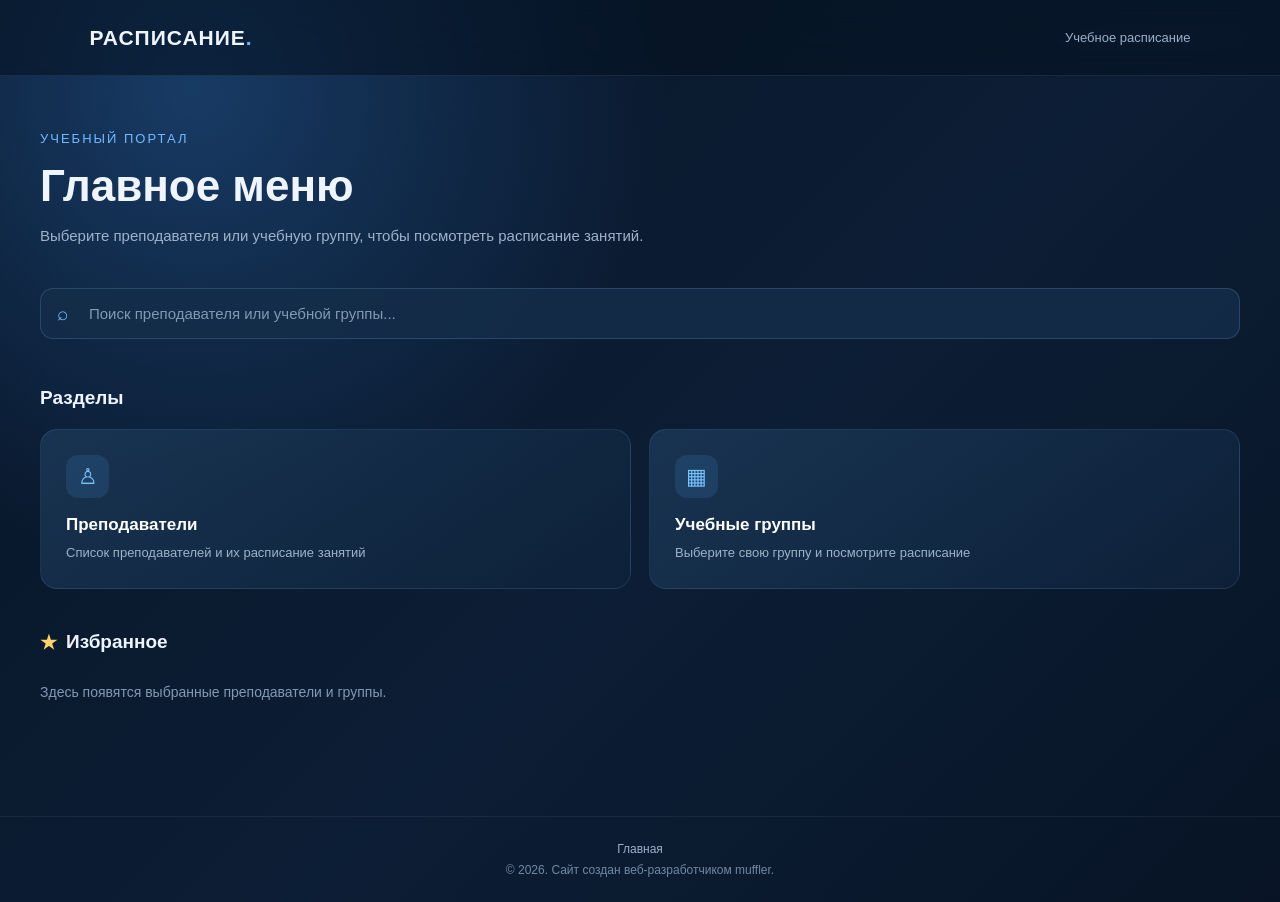
<file: index_original_design.html>
<!DOCTYPE html>
<html lang="ru">
<head>
<meta charset="UTF-8">
<meta name="viewport" content="width=device-width, initial-scale=1.0">
<title>Расписание | Учебный портал</title>
<style>
* {
    margin: 0;
    padding: 0;
    box-sizing: border-box;
}

body {
    min-height: 100vh;
    font-family: Arial, sans-serif;
    background:
        radial-gradient(circle at 15% 10%, #183b65 0, transparent 35%),
        linear-gradient(135deg, #071426, #0c1e35 55%, #081426);
    color: #eef5ff;
}

header {
    height: 76px;
    padding: 0 7%;
    display: flex;
    align-items: center;
    justify-content: space-between;
    border-bottom: 1px solid rgba(255,255,255,.08);
    background: rgba(5,17,32,.55);
    backdrop-filter: blur(15px);
}

.logo { font-size: 21px; font-weight: 700; letter-spacing: 1px; }
.logo span { color: #64baff; }
.header-info { color: #9bb1ca; font-size: 13px; }
main { max-width: 1250px; margin: auto; padding: 55px 25px; min-height: calc(100vh - 160px); }
.page { display: none; }
.page.active { display: block; }
.welcome { margin-bottom: 40px; }
.subtitle { color: #72baff; font-size: 13px; letter-spacing: 2px; text-transform: uppercase; margin-bottom: 15px; }
.welcome h1 { font-size: clamp(30px, 5vw, 44px); margin-bottom: 13px; }
.welcome p { color: #9fb2ca; font-size: 15px; line-height: 1.6; }
.section-title { font-size: 19px; margin-bottom: 20px; }

.search-section { margin: 0 0 38px; position: relative; }
.search-wrap { position: relative; }
.search-input { width: 100%; padding: 16px 18px 16px 48px; border: 1px solid rgba(130,184,235,.2); border-radius: 13px; background: rgba(20,45,73,.85); color: #eef5ff; font-size: 15px; outline: none; transition: .2s; }
.search-input::placeholder { color: #8299b4; }
.search-input:focus { border-color: #58aef0; box-shadow: 0 0 0 3px rgba(88,174,240,.1); }
.search-icon { position: absolute; left: 17px; top: 50%; transform: translateY(-50%); color: #78c1ff; font-size: 19px; pointer-events: none; }
.search-results { display: grid; gap: 8px; margin-top: 10px; }
.search-result { width: 100%; display: flex; align-items: center; justify-content: space-between; gap: 12px; padding: 14px 17px; border: 1px solid rgba(130,184,235,.13); border-radius: 11px; background: rgba(25,51,80,.8); color: #eef5ff; text-align: left; cursor: pointer; transition: .2s; }
.search-result:hover { border-color: rgba(101,186,255,.55); background: rgba(35,70,108,.9); }
.search-result strong { font-size: 14px; font-weight: 600; }
.search-result span { color: #78c1ff; font-size: 12px; white-space: nowrap; }
.search-empty { color: #9fb2ca; font-size: 13px; padding: 12px 4px; }

.menu { display: grid; grid-template-columns: repeat(2, 1fr); gap: 18px; }
.menu-card { min-height: 150px; padding: 25px; border: 1px solid rgba(130,184,235,.13); border-radius: 17px; background: linear-gradient(145deg, rgba(27,55,86,.85), rgba(14,34,58,.85)); cursor: pointer; transition: .25s; text-align: left; color: white; }
.menu-card:hover { transform: translateY(-4px); border-color: rgba(100,186,255,.55); }
.menu-icon { width: 43px; height: 43px; border-radius: 12px; display: grid; place-items: center; background: rgba(83,169,245,.13); color: #78c1ff; font-size: 22px; margin-bottom: 17px; }
.menu-card h3 { font-size: 17px; margin-bottom: 8px; }
.menu-card p { color: #9fb2ca; font-size: 13px; line-height: 1.5; }
.back { border: none; background: transparent; color: #77bdff; font-size: 14px; cursor: pointer; margin-bottom: 30px; }
.items { display: grid; grid-template-columns: repeat(auto-fill, minmax(250px, 1fr)); gap: 15px; }
.item { display: flex; align-items: center; justify-content: space-between; gap: 12px; padding: 21px; background: rgba(25,51,80,.8); border: 1px solid rgba(130,184,235,.13); border-radius: 14px; transition: .2s; }
.item:hover { border-color: rgba(101,186,255,.55); }
.item-info { flex: 1; cursor: pointer; min-width: 0; }
.item-info h3 { font-size: 16px; margin-bottom: 7px; }
.item-info p { color: #9fb2ca; font-size: 13px; }
.developer { display: inline-flex; align-items: center; gap: 5px; margin-left: 5px; color: #78c1ff; font-size: 11px; font-weight: 600; }
.favorite-btn { width: 38px; height: 38px; flex-shrink: 0; border: 1px solid rgba(130,184,235,.15); border-radius: 11px; background: rgba(83,169,245,.08); color: #8da8c5; font-size: 22px; cursor: pointer; }
.favorite-btn.selected { color: #ffd36a; border-color: rgba(255,211,106,.4); background: rgba(255,211,106,.1); }
.favorite-section { margin-top: 42px; }
.favorite-section .section-title { display: flex; align-items: center; gap: 9px; }
.favorite-section .section-title span { color: #ffd36a; }
.empty { color: #8299b4; font-size: 14px; padding: 10px 0; grid-column: 1 / -1; }
.schedule-heading { display: flex; justify-content: space-between; align-items: center; margin-bottom: 25px; }
.schedule-heading h1 { font-size: clamp(25px, 4vw, 36px); }
.schedule-date { display: flex; align-items: center; gap: 10px; flex-wrap: wrap; margin-bottom: 25px; }
.schedule-date label { color: #9fb2ca; font-size: 14px; }
.schedule-date input { background: #142d49; border: 1px solid rgba(130,184,235,.2); color: white; padding: 11px 13px; border-radius: 9px; font-size: 14px; color-scheme: dark; }
.week-switch { display: flex; gap: 10px; margin-bottom: 25px; }
.week-btn { padding: 11px 20px; border-radius: 9px; border: 1px solid rgba(130,184,235,.18); background: rgba(25,51,80,.8); color: #a9bfd8; cursor: pointer; }
.week-btn.active { background: #1c5b91; color: white; border-color: #58aef0; }
.days { display: grid; grid-template-columns: 1fr; gap: 16px; }
.day-card { border: 1px solid rgba(130,184,235,.13); border-radius: 15px; overflow: hidden; background: rgba(17,39,65,.85); transition: .25s; }
.day-card.selected-day { border: 1px solid #58aef0; background: linear-gradient(145deg, rgba(35,85,130,.65), rgba(17,48,79,.95)); box-shadow: 0 0 18px rgba(88,174,240,.12); }
.day-card.selected-day .day-header { background: rgba(61,145,210,.25); }
.day-card.selected-day .day-header h3 { color: #78caff; }
.day-header { padding: 17px 20px; display: flex; justify-content: space-between; align-items: center; gap: 12px; background: rgba(39,76,113,.45); border-bottom: 1px solid rgba(130,184,235,.1); }
.day-header h3 { font-size: 16px; }
.day-header span { color: #91b4d7; font-size: 13px; }
.lesson { display: grid; grid-template-columns: 125px 1fr; gap: 15px; padding: 17px 20px; border-bottom: 1px solid rgba(130,184,235,.08); }
.lesson:last-child { border-bottom: none; }
.lesson-time { color: #78c1ff; font-size: 14px; font-weight: 600; }
.lesson-group { color: #dceaff; font-size: 14px; margin-bottom: 6px; }
.lesson-subject { color: #9fb2ca; font-size: 13px; line-height: 1.5; }
.lesson-teacher { color: #78c1ff; font-size: 12px; margin-top: 7px; }
.no-lessons { padding: 22px 20px; color: #8299b4; font-size: 14px; }
.schedule-note { color: #8299b4; font-size: 12px; margin-top: 20px; }
footer { text-align: center; padding: 25px 15px; color: #7189a4; font-size: 12px; border-top: 1px solid rgba(255,255,255,.06); }
footer .footer-page { color: #9bb1ca; margin-bottom: 7px; }
@media(max-width:650px) {
    header { padding: 0 20px; }
    .header-info { display: none; }
    main { padding: 40px 18px; }
    .menu, .items { grid-template-columns: 1fr; }
    .lesson { grid-template-columns: 1fr; gap: 7px; padding: 16px; }
    .day-header { padding: 15px 16px; }
    .week-btn { flex: 1; padding: 11px 10px; }
}
</style>
</head>
<body>
<header>
    <div class="logo">РАСПИСАНИЕ<span>.</span></div>
    <div class="header-info">Учебное расписание</div>
</header>
<main>
<section id="home" class="page active">
    <div class="welcome">
        <div class="subtitle">Учебный портал</div>
        <h1>Главное меню</h1>
        <p>Выберите преподавателя или учебную группу, чтобы посмотреть расписание занятий.</p>
    </div>
    <div class="search-section">
        <div class="search-wrap"><span class="search-icon">⌕</span><input class="search-input" id="globalSearch" type="search" placeholder="Поиск преподавателя или учебной группы..." autocomplete="off" aria-label="Поиск преподавателя или учебной группы"></div>
        <div class="search-results" id="searchResults" aria-live="polite"></div>
    </div>
    <h2 class="section-title">Разделы</h2>
    <div class="menu">
        <button class="menu-card" onclick="openPage('teachers')"><div class="menu-icon">♙</div><h3>Преподаватели</h3><p>Список преподавателей и их расписание занятий</p></button>
        <button class="menu-card" onclick="openPage('groups')"><div class="menu-icon">▦</div><h3>Учебные группы</h3><p>Выберите свою группу и посмотрите расписание</p></button>
    </div>
    <div class="favorite-section"><h2 class="section-title"><span>★</span> Избранное</h2><div class="items" id="favoriteList"></div></div>
</section>
<section id="teachers" class="page">
    <button class="back" onclick="openPage('home')">← Главное меню</button>
    <div class="welcome"><div class="subtitle">Список преподавателей</div><h1>Преподаватели</h1><p>Выберите преподавателя, чтобы открыть его расписание.</p></div>
    <div class="items" id="teacherList"></div>
</section>
<section id="groups" class="page">
    <button class="back" onclick="openPage('home')">← Главное меню</button>
    <div class="welcome"><div class="subtitle">Учебные группы</div><h1>Группы</h1><p>Выберите учебную группу, чтобы посмотреть занятия.</p></div>
    <div class="items" id="groupList"></div>
</section>
<section id="schedule" class="page">
    <button class="back" onclick="goBack()">← Назад</button>
    <div class="schedule-heading"><h1 id="scheduleTitle"></h1><button type="button" class="favorite-btn" id="scheduleFavorite" aria-label="Добавить в избранное" title="Добавить в избранное">☆</button></div>
    <div class="schedule-date"><label for="datePicker">Дата:</label><input type="date" id="datePicker"></div>
    <div class="week-switch"><button class="week-btn" id="week1" onclick="switchWeek(1)">Первая неделя</button><button class="week-btn" id="week2" onclick="switchWeek(2)">Вторая неделя</button></div>
    <div id="days" class="days"></div><p class="schedule-note" id="scheduleNote"></p>
</section>
</main>
<footer><div class="footer-page" id="footerPage">Главная</div><div>© 2026. Сайт создан веб-разработчиком muffler.</div></footer>
<script>
const DATA = {"groups":[{"name":"23-ЭССС","weeks":[[[{"subject":"Охрана труда","teacher":"Хавтиев Ю.А."},{"subject":"МДК.04.01 Техническая диагностика электрооборуд.","teacher":"Хавтиев Ю.А."},{"subject":"МДК.06.02 Организац. основы обслуж. электрооборуд.","teacher":"Хавтиев Ю.А."},{"subject":"МДК.06.01 Электромонтажные работы","teacher":"Хавтиев Ю.А."}],[{"subject":"Иностранный язык в проф. деятельности","teacher":"Саутиева Х.А."},{"subject":"Физическая культура","teacher":"Албаков М.К."},{"subject":"Основы экономики","teacher":"Чапанова М.М."},null],[{"subject":"МДК.04.01 Техническая диагностика электрооборуд.","teacher":"Хавтиев Ю.А."},{"subject":"Основы экономики","teacher":"Чапанова М.М."},{"subject":"МДК.04.02 Ремонт электрооборудования","teacher":"Колодко С.Н."},{"subject":"МДК.06.02 Организац. основы обслуж. электрооборуд.","teacher":"Хавтиев Ю.А."}],[{"subject":"МДК.04.02 Ремонт электрооборудования","teacher":"Колодко С.Н."},{"subject":"МДК.06.02 Организац. основы обслуж. электрооборуд.","teacher":"Хавтиев Ю.А."},{"subject":"Охрана труда","teacher":"Хавтиев Ю.А."},{"subject":"Основы экономики","teacher":"Чапанова М.М."}],[{"subject":"МДК.04.02 Ремонт электрооборудования","teacher":"Колодко С.Н."},{"subject":"Охрана труда","teacher":"Хавтиев Ю.А."},null,null]],[[{"subject":"Охрана труда","teacher":"Хавтиев Ю.А."},{"subject":"МДК.04.01 Техническая диагностика электрооборуд.","teacher":"Хавтиев Ю.А."},{"subject":"МДК.06.02 Организационные основы обслуживания электрооборуд.","teacher":"Хавтиев Ю.А."},null],[{"subject":"Иностранный язык в проф. деятельности","teacher":"Саутиева Х.А."},{"subject":"Физическая культура","teacher":"Албаков М.К."},{"subject":"Основы экономики","teacher":"Чапанова М.М."},{"subject":"МДК.04.02 Ремонт электрооборудования","teacher":"Колодко С.Н."}],[{"subject":"МДК.04.01 Техническая диагностика электрооборуд.","teacher":"Хавтиев Ю.А."},{"subject":"Основы экономики","teacher":"Чапанова М.М."},{"subject":"МДК.04.02 Ремонт электрооборудования","teacher":"Колодко С.Н."},{"subject":"МДК.06.02 Организац. основы обслуж. электрооборуд.","teacher":"Хавтиев Ю.А."}],[{"subject":"МДК.04.02 Ремонт электрооборудования","teacher":"Колодко С.Н."},{"subject":"МДК.06.02 Организац. основы обслуж. электрооборуд.","teacher":"Хавтиев Ю.А."},{"subject":"Охрана труда","teacher":"Хавтиев Ю.А."},{"subject":"Основы экономики","teacher":"Чапанова М.М."}],[{"subject":"МДК.04.02 Ремонт электрооборудования","teacher":"Колодко С.Н."},{"subject":"МДК.04.01 Техническая диагностика электрооборуд.","teacher":"Хавтиев Ю.А."},null,null]]]},{"name":"24-ДО","weeks":[[[{"subject":"Детская психология","teacher":"Сафир С.И."},{"subject":"Психолого-педагог. основы организации общения детей","teacher":"Белхароева М.Х."},{"subject":"Теорет. и метод. основы орган. игровой деят. детей","teacher":"Белхароева М.Х."},{"subject":"Теорет. и метод. основы орган. самообслуж. и труд. деят. детей","teacher":"Белхароева М.Х."}],[{"subject":"Теорет. и метод. основы орган. продуктивных видов деят. детей","teacher":"Хамхоева Х.Х."},{"subject":"Физическая культура","teacher":"Алероева С.С."},{"subject":"Основы бережливого производства","teacher":"Льянова А.М."},{"subject":"Иностранный язык в проф. деятельности","teacher":"Саутиева Х.А."}],[{"subject":"Теорет. и метод. основы орган. игровой деят. детей","teacher":"Белхароева М.Х."},{"subject":"Теорет. и метод. основы орган. музыкальной деят. детей","teacher":"Белхароева М.Х."},{"subject":"Психолого-педагог. основы организации общения детей","teacher":"Белхароева М.Х."},{"subject":"Детская психология","teacher":"Сафир С.И."}],[{"subject":"Теорет. и метод. основы орган. продуктивных видов деят. детей","teacher":"Хамхоева Х.Х."},{"subject":"Основы бережливого производства","teacher":"Льянова А.М."},{"subject":"Теорет. и метод. основы орган. взаимод. с родителями и сотруд. ДОО","teacher":"Льянова А.М."},{"subject":"Теорет. и метод. основы разраб. и реализац. парциальной программы","teacher":"Костоева З.М."}],[{"subject":"Теорет. и метод. основы орган. самообслуж. и труд. деят. детей","teacher":"Белхароева М.Х."},{"subject":"Теорет. и метод. основы орган. музыкальной деят. детей","teacher":"Белхароева М.Х."},null,null]],[[{"subject":"Детская психология","teacher":"Сафир С.И."},{"subject":"Психолого-педагог. основы организации общения детей","teacher":"Белхароева М.Х."},{"subject":"Теорет. и метод. основы орган. игровой деят. детей","teacher":"Белхароева М.Х."},{"subject":"Теорет. и метод. основы орган. самообслуж. и труд. деят. детей","teacher":"Белхароева М.Х."}],[{"subject":"Теорет. и метод. основы орган. продуктивных видов деят. детей","teacher":"Хамхоева Х.Х."},{"subject":"Физическая культура","teacher":"Алероева С.С."},{"subject":"Теорет. и метод. основы орган. взаимод. с родителями и сотруд. ДОО","teacher":"Льянова А.М."},{"subject":"Иностранный язык в проф. деятельности","teacher":"Саутиева Х.А."}],[{"subject":"Теорет. и метод. основы орган. самообслуж. и труд. деят. детей","teacher":"Белхароева М.Х."},{"subject":"Теорет. и метод. основы орган. музыкальной деят. детей","teacher":"Белхароева М.Х."},{"subject":"Психолого-педагог. основы организации общения детей","teacher":"Белхароева М.Х."},{"subject":"Психолого-педагог. основы организации общения детей","teacher":"Белхароева М.Х."}],[{"subject":"Теорет. и метод. основы орган. продуктивных видов деят. детей","teacher":"Хамхоева Х.Х."},{"subject":"Основы бережливого производства","teacher":"Льянова А.М."},{"subject":"Теорет. и метод. основы орган. взаимод. с родителями и сотруд. ДОО","teacher":"Льянова А.М."},{"subject":"Теорет. и метод. основы разраб. и реализац. парциальной программы","teacher":"Костоева З.М."}],[{"subject":"Теорет. и метод. основы орган. самообслуж. и труд. деят. детей","teacher":"Белхароева М.Х."},{"subject":"Теорет. и метод. основы орган. музыкальной деят. детей","teacher":"Белхароева М.Х."},null,null]]]},{"name":"24-ИСП-1","weeks":[[[{"subject":"Графический дизайн и мультимедиа","teacher":"Акбиев А.М."},{"subject":"Правовое обеспечение проф. деятельности","teacher":"Цуров М.Т."},null,null],[{"subject":"Правовое обеспечение проф. деятельности","teacher":"Цуров М.Т."},{"subject":"Проект. и разработка веб-приложений","teacher":"Мамилов М.Б."},{"subject":"Физическая культура","teacher":"Алероева С.С."},{"subject":"Оптимизация веб-приложений","teacher":"Мамилов М.Б."}],[{"subject":"Проект. и разработка веб-приложений","teacher":"Мамилов М.Б."},{"subject":"Оптимизация веб-приложений","teacher":"Мамилов М.Б."},{"subject":"Проект. и разработка веб-приложений","teacher":"Мамилов М.Б."},{"subject":"Оптимизация веб-приложений","teacher":"Мамилов М.Б."}],[{"subject":"Графический дизайн и мультимедиа","teacher":"Акбиев А.М."},{"subject":"Оптимизация веб-приложений","teacher":"Мамилов М.Б."},{"subject":"Иностранный язык в проф. деятельности","teacher":"Саутиева Х.А."},{"subject":"Проект. и разработка веб-приложений","teacher":"Мамилов М.Б."}],[{"subject":"Проект. и разработка веб-приложений","teacher":"Мамилов М.Б."},{"subject":"Оптимизация веб-приложений","teacher":"Мамилов М.Б."},null,null]],[[{"subject":"Графический дизайн и мультимедиа","teacher":"Акбиев А.М."},{"subject":"Правовое обеспечение проф. деятельности","teacher":"Цуров М.Т."},null,null],[{"subject":"Правовое обеспечение проф. деятельности","teacher":"Цуров М.Т."},{"subject":"Проект. и разработка веб-приложений","teacher":"Мамилов М.Б."},{"subject":"Физическая культура","teacher":"Алероева С.С."},{"subject":"Оптимизация веб-приложений","teacher":"Мамилов М.Б."}],[{"subject":"Проект. и разработка веб-приложений","teacher":"Мамилов М.Б."},{"subject":"Оптимизация веб-приложений","teacher":"Мамилов М.Б."},{"subject":"Графический дизайн и мультимедиа","teacher":"Акбиев А.М."},null],[{"subject":"Графический дизайн и мультимедиа","teacher":"Акбиев А.М."},{"subject":"Оптимизация веб-приложений","teacher":"Мамилов М.Б."},{"subject":"Иностранный язык в проф. деятельности","teacher":"Саутиева Х.А."},{"subject":"Проект. и разработка веб-приложений","teacher":"Мамилов М.Б."}],[{"subject":"Проект. и разработка веб-приложений","teacher":"Мамилов М.Б."},{"subject":"Оптимизация веб-приложений","teacher":"Мамилов М.Б."},null,null]]]},{"name":"24-ИСП-2","weeks":[[[{"subject":"Проект. и разработка интерфейсов пользователя","teacher":"Цицкиев М.А."},{"subject":"Безопасность жизнедеятельности","teacher":"Дударов Дж.И."},{"subject":"Тестирование информ. систем","teacher":"Цицкиев М.А."},{"subject":"Графический дизайн и мультимедиа","teacher":"Акбиев А.М."}],[{"subject":"Проект. и разработка интерфейсов пользователя","teacher":"Цицкиев М.А."},{"subject":"Тестирование информ. систем","teacher":"Цицкиев М.А."},{"subject":"Иностранный язык в проф. деятельности","teacher":"Саутиева Х.А."},{"subject":"Проект. и дизайн ИС","teacher":"Цицкиев М.А."}],[{"subject":"Тестирование информ. систем","teacher":"Цицкиев М.А."},{"subject":"Проект. и дизайн ИС","teacher":"Цицкиев М.А."},{"subject":"Стандартизация, сертификация и тех. докум.","teacher":"Котикова Н.М."},{"subject":"Безопасность жизнедеятельности","teacher":"Дударов Дж.И."}],[{"subject":"Проект. и разработка веб-приложений","teacher":"Костоев И.Дж."},{"subject":"Графический дизайн и мультимедиа","teacher":"Акбиев А.М."},{"subject":"Физическая культура","teacher":"Гандалоев А.Ш."},null],[{"subject":"Разработка кода ИС","teacher":"Костоев И.Дж."},{"subject":"Оптимизация веб-приложений","teacher":"Костоев И.Дж."},null,null]],[[{"subject":"Проект. и разработка интерфейсов пользователя","teacher":"Цицкиев М.А."},{"subject":"Безопасность жизнедеятельности","teacher":"Дударов Дж.И."},{"subject":"Тестирование информ. систем","teacher":"Цицкиев М.А."},{"subject":"Графический дизайн и мультимедиа","teacher":"Акбиев А.М."}],[{"subject":"Проект. и разработка интерфейсов пользователя","teacher":"Цицкиев М.А."},{"subject":"Тестирование информ. систем","teacher":"Цицкиев М.А."},{"subject":"Иностранный язык в проф. деятельности","teacher":"Саутиева Х.А."},{"subject":"Разработка кода ИС","teacher":"Костоев И.Дж."}],[{"subject":"Тестирование информ. систем","teacher":"Цицкиев М.А."},{"subject":"Проект. и дизайн ИС","teacher":"Цицкиев М.А."},{"subject":"Стандартизация, сертификация и тех. докум.","teacher":"Котикова Н.М."},{"subject":"Безопасность жизнедеятельности","teacher":"Дударов Дж.И."}],[{"subject":"Проект. и разработка веб-приложений","teacher":"Костоев И.Дж."},{"subject":"Оптимизация веб-приложений","teacher":"Костоев И.Дж."},{"subject":"Физическая культура","teacher":"Гандалоев А.Ш."},null],[{"subject":"Разработка кода ИС","teacher":"Костоев И.Дж."},{"subject":"Оптимизация веб-приложений","teacher":"Костоев И.Дж."},null,null]]]},{"name":"24-МЭ","weeks":[[[{"subject":"ИТ в проф. деятельности","teacher":"Цычоева А.У."},{"subject":"МДК.03.02 Монтаж, наладка и эксплуатация электрооборуд.","teacher":"Колодко С.Н."},{"subject":"Иностранный язык в проф. деятельности","teacher":"Вакансия ин. яз"},{"subject":"МДК.04.02 Ремонт и обслуживание распред. устройств","teacher":"Колодко С.Н."}],[{"subject":"Основы финансовой грамотности","teacher":"Чапанова М.М."},{"subject":"МДК.04.01 Обслуживание оборудования с автомат. регулированием","teacher":"Хавтиев Ю.А."},{"subject":"МДК.03.01 Монтаж и эксплуатация осветит. сетей и светильнико","teacher":"Колодко С.Н."},{"subject":"Иностранный язык в проф. деятельности","teacher":"Вакансия ин. яз"}],[{"subject":"МДК.03.01 Монтаж и эксплуатация осветит. Сетей, светильников","teacher":"Колодко С.Н."},{"subject":"Физическая культура","teacher":"Албаков М.К."},{"subject":"Основы финансовой грамотности","teacher":"Чапанова М.М."},{"subject":"Основы автоматики м элементы систем автомат.управления","teacher":"Колодко С.Н."}],[{"subject":"МДК.04.01 Обслуживание оборудования с автомат. регулированием","teacher":"Хавтиев Ю.А."},{"subject":"Основы экономики","teacher":"Чапанова М.М."},{"subject":"МДК.04.02 Ремонт и обслуживание распред. устройств","teacher":"Колодко С.Н."},{"subject":"МДК.04.03 Организация и выполн. работ по сборке и монтажу электрообор.","teacher":"Колодко С.Н."}],[{"subject":"ИТ в проф. деятельности","teacher":"Цычоева А.У."},{"subject":"Основы автоматики м элементы систем автомат. управления","teacher":"Колодко С.Н."},null,null]],[[{"subject":"ИТ в проф. деятельности","teacher":"Цычоева А.У."},{"subject":"МДК.03.02 Монтаж, наладка и эксплуатация электрооборуд","teacher":"Колодко С.Н."},{"subject":"Иностранный язык в проф. деятельности","teacher":"Вакансия ин. яз"},{"subject":"МДК.04.03 Организация и выполн. работ по сборке и монтажу электрооборуд.","teacher":"Колодко С.Н"}],[{"subject":"Основы финансовой грамотности","teacher":"Чапанова М.М."},{"subject":"МДК.04.01 Обслуживание оборудования с автомат. регулированием","teacher":"Хавтиев Ю.А."},{"subject":"Основы автоматики м элементы систем автомат. управления","teacher":"Колодко С.Н."},{"subject":"Физическая культура","teacher":"Албаков М.К."}],[{"subject":"МДК.03.01 Монтаж и эксплуатация осветит. сетей, светильников","teacher":"Колодко С.Н."},{"subject":"Физическая культура","teacher":"Албаков М.К."},{"subject":"Основы финансовой грамотности","teacher":"Чапанова М.М."},{"subject":"Основы автоматики м элементы систем автомат. управления","teacher":"Колодко С.Н."}],[{"subject":"МДК.04.01 Обслуживание оборудования с автомат. регулированием","teacher":"Хавтиев Ю.А."},{"subject":"Основы экономики","teacher":"Чапанова М.М."},{"subject":"МДК.04.02 Ремонт и обслуживание распред. устройств","teacher":"Колодко С.Н."},{"subject":"МДК.04.03 Организация и выполн. работ по сборке и монтажу электрооборуд.","teacher":"Колодко С.Н."}],[{"subject":"ИТ в проф. деятельности","teacher":"Цычоева А.У."},{"subject":"Основы автоматики м элементы систем автомат. управления","teacher":"Колодко С.Н."},null,null]]]},{"name":"24-СР","weeks":[[[{"subject":"Социально-правовая и закон. основы соц. работы","teacher":"Илиева М.М."},{"subject":"Техн. соц. работы с семьей и детьми. Соц. патронаж","teacher":"Костоева З.М."},{"subject":"Техн. соц. работы с семьей и детьми. Соц. патронаж","teacher":"Костоева З.М."},{"subject":"Основы предпринимательской деятельности","teacher":"Льянова А.М."}],[{"subject":"Социально-правовая и закон. основы соц. работы","teacher":"Илиева М.М."},{"subject":"ИТ в проф. деятельности","teacher":"Льянова Х.М."},{"subject":"Техн. соц. работы с семьей и детьми. Соц. патронаж","teacher":"Костоева З.М."},{"subject":"Техн. соц. работы с семьей и детьми. Соц. патронаж","teacher":"Костоева З.М."}],[{"subject":"Социально-правовая и закон. основы соц. работы","teacher":"Илиева М.М."},{"subject":"Основы предпринимательской деятельности","teacher":"Льянова А.М."},{"subject":"ИТ в проф. деятельности","teacher":"Льянова Х.М."},{"subject":"Физическая культура","teacher":"Алероева С.С."}],[{"subject":"Социально-правовая и закон. основы соц. работы","teacher":"Илиева М.М."},{"subject":"ИТ в проф. деятельности","teacher":"Льянова Х.М."},{"subject":"Техн. соц. работы с семьей и детьми. Соц. патронаж","teacher":"Костоева З.М."},{"subject":"Иностранный язык в проф. деятельности","teacher":"Саутиева Х.А."}],[{"subject":"Социально-правовая и закон. основы соц. работы","teacher":"Илиева М.М."},{"subject":"Техн. соц. работы с семьей и детьми. Соц. патронаж","teacher":"Костоева З.М."},null,null]],[[{"subject":"Социально-правовая и закон. основы соц. работы","teacher":"Илиева М.М."},{"subject":"Техн. соц. работы с семьей и детьми. Соц. патронаж","teacher":"Костоева З.М."},{"subject":"Техн. соц. работы с семьей и детьми. Соц. патронаж","teacher":"Костоева З.М."},{"subject":"Техн. соц. работы с семьей и детьми. Соц. патронаж","teacher":"Костоева З.М."}],[{"subject":"Социально-правовая и закон. основы соц. работы","teacher":"Илиева М.М."},{"subject":"ИТ в проф. деятельности","teacher":"Льянова Х.М."},{"subject":"Техн. соц. работы с семьей и детьми. Соц. патронаж","teacher":"Костоева З.М."},{"subject":"Техн. соц. работы с семьей и детьми. Соц. патронаж","teacher":"Костоева З.М."}],[{"subject":"Социально-правовая и закон. основы соц. работы","teacher":"Илиева М.М."},{"subject":"Основы предпринимательской деятельности","teacher":"Льянова А.М."},{"subject":"ИТ в проф. деятельности","teacher":"Льянова Х.М."},{"subject":"Физическая культура","teacher":"Алероева С.С."}],[{"subject":"Социально-правовая и закон. основы соц. работы","teacher":"Илиева М.М."},{"subject":"ИТ в проф. деятельности","teacher":"Льянова Х.М."},{"subject":"Техн. соц. работы с семьей и детьми. Соц. патронаж","teacher":"Костоева З.М."},{"subject":"Иностранный язык в проф. деятельности","teacher":"Саутиева Х.А."}],[{"subject":"Социально-правовая и закон. основы соц. работы","teacher":"Илиева М.М."},{"subject":"Техн. соц. работы с семьей и детьми. Соц. патронаж","teacher":"Костоева З.М."},null,null]]]},{"name":"25-ДО","weeks":[[[{"subject":"Теорет. и метод. основы физич. воспитания и развития детей","teacher":"Тумгоева Ф."},{"subject":"Основы педагогики","teacher":"Сафир С.И."},{"subject":"Основы психологии","teacher":"Сафир С.И."},{"subject":"История России","teacher":"Долова Л.И."}],[{"subject":"Медико-биолог. основы здоровья","teacher":"Костоева З.М."},{"subject":"Основы психологии","teacher":"Сафир С.И."},{"subject":"Введение в профессию","teacher":"Хамхоева Х.Х."},{"subject":"Выполнение работ по профессии Младший воспитатель","teacher":"Хамхоева Х.Х."}],[{"subject":"Русский язык и культ. проф. коммуникации педагога","teacher":"Хамхоева Х.Х."},{"subject":"Физическая культура","teacher":"Алероева С.С."},{"subject":"Выполнение работ по профессии Младший воспитатель","teacher":"Хамхоева Х.Х."},{"subject":"Теорет. и метод. основы физич. воспитания и развития детей","teacher":"Тумгоева Ф."}],[{"subject":"Иностранный язык в проф. деятельности","teacher":"Саутиева Х.А."},{"subject":"Выполнение работ по профессии Младший воспитатель","teacher":"Хамхоева Х.Х."},{"subject":"Русский язык и культ. проф. коммуникации педагога","teacher":"Хамхоева Х.Х."},{"subject":"История России","teacher":"Долова Л.И."}],[{"subject":"Медико-биолог. основы здоровья","teacher":"Костоева З.М."},{"subject":"Основы педагогики","teacher":"Сафир С.И."},null,null]],[[{"subject":"Теорет. и метод. основы физич. воспитания и развития детей","teacher":"Тумгоева Ф."},{"subject":"Основы педагогики","teacher":"Сафир С.И."},{"subject":"Основы психологии","teacher":"Сафир С.И."},{"subject":"История России","teacher":"Долова Л.И."}],[{"subject":"Медико-биолог. основы здоровья","teacher":"Костоева З.М."},{"subject":"Основы психологии","teacher":"Сафир С.И."},{"subject":"Введение в профессию","teacher":"Хамхоева Х.Х."},{"subject":"Выполнение работ по профессии Младший воспитатель","teacher":"Хамхоева Х.Х."}],[{"subject":"Русский язык и культ. проф. коммуникации педагога","teacher":"Хамхоева Х.Х."},{"subject":"Физическая культура","teacher":"Алероева С.С."},{"subject":"Выполнение работ по профессии Младший воспитатель","teacher":"Хамхоева Х.Х."},null],[{"subject":"Иностранный язык в проф. деятельности","teacher":"Саутиева Х.А."},{"subject":"Выполнение работ по профессии Младший воспитатель","teacher":"Хамхоева Х.Х."},{"subject":"Основы педагогики","teacher":"Сафир С.И."},{"subject":"История России","teacher":"Долова Л.И."}],[{"subject":"Медико-биолог. основы здоровья","teacher":"Костоева З.М."},{"subject":"Основы педагогики","teacher":"Сафир С.И."},null,null]]]},{"name":"25-МРОА-1","weeks":[[[{"subject":"Электротехника","teacher":"Дугиев А.А."},{"subject":"Технич. диагностика автомобилей","teacher":"Хамхоев Ш-Г.Х."},{"subject":"УП.01.01 Техническое состояние систем, агрегатов, деталей и механизмов автомобиля","teacher":"Арсанов И./Гайсанов М-Г."},{"subject":"УП.01.01 Техническое состояние систем, агрегатов, деталей и механизмов автомобиля","teacher":"Арсанов И./Гайсанов М-Г."}],[{"subject":"Охрана труда","teacher":"Бекбузарова А.А."},{"subject":"Материаловедение","teacher":"Гайсанов М-Г.Дж."},{"subject":"Технич. диагностика автомобилей","teacher":"Хамхоев Ш-Г.Х."},{"subject":"Устройство автомобилей","teacher":"Гандалоев М.Д."}],[{"subject":"Охрана труда","teacher":"Бекбузарова А.А."},{"subject":"Материаловедение","teacher":"Гайсанов М-Г.Дж."},{"subject":"Физическая культура","teacher":"Албаков М.К."},{"subject":"Устройство автомобилей","teacher":"Гандалоев М.Д."}],[{"subject":"Устройство автомобилей","teacher":"Гандалоев М.Д."},{"subject":"Охрана труда","teacher":"Бекбузарова А.А."},{"subject":"УП.01.01 Техническое состояние систем, агрегатов, деталей и механизмов автомобиля","teacher":"Арсанов И./Гайсанов М-Г."},{"subject":"УП.01.01 Техническое состояние систем, агрегатов, деталей и механизмов автомобиля","teacher":"Арсанов И./Гайсанов М-Г."}],[{"subject":"Электротехника","teacher":"Дугиев А.А."},{"subject":"Устройство автомобилей","teacher":"Гандалоев М.Д."},null,null]],[[{"subject":"Электротехника","teacher":"Дугиев А.А."},{"subject":"Технич. диагностика автомобилей","teacher":"Хамхоев Ш-Г.Х."},{"subject":"УП.01.01 Техническое состояние систем, агрегатов, деталей и механизмов автомобиля","teacher":"Арсанов И./Гайсанов М-Г."},{"subject":"УП.01.01 Техническое состояние систем, агрегатов, деталей и механизмов автомобиля","teacher":"Арсанов И./Гайсанов М-Г."}],[{"subject":"Охрана труда","teacher":"Бекбузарова А.А."},{"subject":"Материаловедение","teacher":"Гайсанов М-Г.Дж."},{"subject":"Технич. диагностика автомобилей","teacher":"Хамхоев Ш-Г.Х."},{"subject":"Основы финансовой грамотности","teacher":"Чапанова М.М."}],[{"subject":"Охрана труда","teacher":"Бекбузарова А.А."},{"subject":"Материаловедение","teacher":"Гайсанов М-Г.Дж."},{"subject":"Физическая культура","teacher":"Албаков М.К."},{"subject":"Устройство автомобилей","teacher":"Гандалоев М.Д."}],[{"subject":"Устройство автомобилей","teacher":"Гандалоев М.Д."},{"subject":"Электротехника","teacher":"Дугиев А.А."},{"subject":"УП.01.01 Техническое состояние систем, агрегатов, деталей и механизмов автомобиля","teacher":"Арсанов И./Гайсанов М-Г."},null],[{"subject":"Электротехника","teacher":"Дугиев А.А."},{"subject":"Устройство автомобилей","teacher":"Гандалоев М.Д."},null,null]]]},{"name":"25-МРОА-2","weeks":[[[{"subject":"Материаловедение","teacher":"Гайсанов М-Г.Дж."},{"subject":"Устройство автомобилей","teacher":"Гандалоев М.Д."},{"subject":"Электротехника","teacher":"Дугиев А.А."},null],[{"subject":"Устройство автомобилей","teacher":"Гандалоев М.Д."},{"subject":"Электротехника","teacher":"Дугиев А.А."},{"subject":"УП.01.01 Техническое состояние систем, механизмов автомобиля","teacher":"Арсанов И./Гайсанов М-Г."},{"subject":"Охрана труда","teacher":"Бекбузарова А.А."}],[{"subject":"Материаловедение","teacher":"Гайсанов М-Г.Дж."},{"subject":"УП.01.01 Техническое состояние систем, механизмов автомобиля","teacher":"Цуров Р.М./Арсанов И."},{"subject":"Устройство автомобилей","teacher":"Гандалоев М.Д."},{"subject":"Физическая культура","teacher":"Албаков М.К."}],[{"subject":"Охрана труда","teacher":"Бекбузарова А.А."},{"subject":"Устройство автомобилей","teacher":"Гандалоев М.Д."},{"subject":"Основы финансовой грамотности","teacher":"Чапанова М.М."},{"subject":"Технич. диагностика автомобилей","teacher":"Хамхоев Ш-Г.Х."}],[{"subject":"УП.01.01 Техническое состояние систем, механизмов автомобиля","teacher":"Цуров Р.М./Арсанов И."},{"subject":"Технич. диагностика автомобилей","teacher":"Хамхоев Ш-Г.Х."},null,null]],[[{"subject":"Материаловедение","teacher":"Гайсанов М-Г.Дж."},{"subject":"Устройство автомобилей","teacher":"Гандалоев М.Д."},{"subject":"Электротехника","teacher":"Дугиев А.А."},{"subject":"Охрана труда","teacher":"Бекбузарова А.А."}],[{"subject":"Устройство автомобилей","teacher":"Гандалоев М.Д."},{"subject":"Электротехника","teacher":"Дугиев А.А."},{"subject":"УП.01.01 Техническое состояние систем, механизмов автомобиля","teacher":"Арсанов И./Гайсанов М-Г."},{"subject":"Охрана труда","teacher":"Бекбузарова А.А."}],[{"subject":"Материаловедение","teacher":"Гайсанов М-Г.Дж."},{"subject":"УП.01.01 Техническое состояние систем, механизмов автомобиля","teacher":"Цуров Р.М./Арсанов И."},{"subject":"УП.01.01 Техническое состояние систем, механизмов автомобиля","teacher":"Цуров Р.М./Арсанов И."},{"subject":"Физическая культура","teacher":"Албаков М.К."}],[{"subject":"Охрана труда","teacher":"Бекбузарова А.А."},{"subject":"Устройство автомобилей","teacher":"Гандалоев М.Д."},{"subject":"Электротехника","teacher":"Дугиев А.А."},{"subject":"Технич. диагностика автомобилей","teacher":"Хамхоев Ш-Г.Х."}],[{"subject":"УП.01.01 Техническое состояние систем, механизмов автомобиля","teacher":"Цуров Р.М./Арсанов И."},{"subject":"Технич. диагностика автомобилей","teacher":"Хамхоев Ш-Г.Х."},null,null]]]},{"name":"25-МРОА-3","weeks":[[[{"subject":"Охрана труда","teacher":"Бекбузарова А.А."},{"subject":"Материаловедение","teacher":"Гайсанов М-Г.Дж."},{"subject":"Технич. диагностика автомобилей","teacher":"Хамхоев Ш-Г.Х."},{"subject":"Устройство автомобилей","teacher":"Гандалоев М.Д."}],[{"subject":"Материаловедение","teacher":"Гайсанов М-Г.Дж."},{"subject":"Охрана труда","teacher":"Бекбузарова А.А."},{"subject":"Устройство автомобилей","teacher":"Гандалоев М.Д."},{"subject":"Основы финансовой грамотности","teacher":"Чапанова М.М."}],[{"subject":"УП.01.01 Техническое состояние систем, механизмов автомобиля","teacher":"Цуров Р.М./Арсанов И."},{"subject":"Электротехника","teacher":"Барханоев Р.С."},{"subject":"УП.01.01 Техническое состояние систем, механизмов автомобиля","teacher":"Цуров Р.М./Арсанов И."},{"subject":"УП.01.01 Техническое состояние систем, механизмов автомобиля","teacher":"Цуров Р.М./Арсанов И."}],[{"subject":"Технич. диагностика автомобилей","teacher":"Хамхоев Ш-Г.Х."},{"subject":"Физическая культура","teacher":"Албаков М.К."},{"subject":"Электротехника","teacher":"Барханоев Р.С."},{"subject":"Охрана труда","teacher":"Бекбузарова А.А."}],[{"subject":"Устройство автомобилей","teacher":"Гандалоев М.Д."},{"subject":"УП.01.01 Техническое состояние систем, механизмов автомобиля","teacher":"Цуров Р.М./Арсанов И."},null,null]],[[{"subject":"Электротехника","teacher":"Барханоев Р.С."},{"subject":"Материаловедение","teacher":"Гайсанов М-Г.Дж."},{"subject":"Технич. диагностика автомобилей","teacher":"Хамхоев Ш-Г.Х."},{"subject":"Устройство автомобилей","teacher":"Гандалоев М.Д."}],[{"subject":"Материаловедение","teacher":"Гайсанов М-Г.Дж."},{"subject":"Охрана труда","teacher":"Бекбузарова А.А."},{"subject":"Устройство автомобилей","teacher":"Гандалоев М.Д."},null],[{"subject":"УП.01.01 Техническое состояние систем, механизмов автомобиля","teacher":"Цуров Р.М./Арсанов И."},{"subject":"Электротехника","teacher":"Барханоев Р.С."},{"subject":"Устройство автомобилей","teacher":"Гандалоев М.Д."},{"subject":"УП.01.01 Техническое состояние систем, механизмов автомобиля","teacher":"Цуров Р.М./Арсанов И."}],[{"subject":"Технич. диагностика автомобилей","teacher":"Хамхоев Ш-Г.Х."},{"subject":"Физическая культура","teacher":"Албаков М.К."},{"subject":"Электротехника","teacher":"Барханоев Р.С."},{"subject":"Охрана труда","teacher":"Бекбузарова А.А."}],[{"subject":"Устройство автомобилей","teacher":"Гандалоев М.Д."},{"subject":"УП.01.01 Техническое состояние систем, механизмов автомобиля","teacher":"Цуров Р.М./Арсанов И."},null,null]]]},{"name":"25-МТОРЭП","weeks":[[[{"subject":"Иностранный язык в проф. деятельности","teacher":"Угурчиева Дж.М."},{"subject":"Русский язык и культура речи","teacher":"Матиева Ф.Р."},{"subject":"Электронная техника","teacher":"Барханоев Р.С."},{"subject":"Информатика","teacher":"Дзагиева С.Д."}],[{"subject":"МДК 04.01 Технология монтажа и сборки радиоэлектронной аппаратуры","teacher":"Дугиев А.А."},{"subject":"Материаловедение, электрорадиоматериалы и радиокомпоненты","teacher":"Барханоев Р.С."},{"subject":"Физическая культура","teacher":"Албаков М.К."},{"subject":"Электротехника","teacher":"Колодко С.Н."}],[{"subject":"Основы финансовой грамотности","teacher":"Чапанова М.М."},{"subject":"Электротехника","teacher":"Колодко С.Н."},{"subject":"Инженерная графика","teacher":"Костоев М.А."},{"subject":"Математика","teacher":"Саутиева А.М."}],[{"subject":"Электронная техника","teacher":"Барханоев Р.С."},{"subject":"Электротехника","teacher":"Колодко С.Н."},{"subject":"Информатика","teacher":"Дзагиева С.Д."},{"subject":"Физика","teacher":"Саутиева А.М."}],[{"subject":"Физика","teacher":"Саутиева А.М."},{"subject":"МДК 04.01 Технология монтажа и сборки радиоэлектронной аппаратуры","teacher":"Дугиев А.А."},null,null]],[[{"subject":"Иностранный язык в проф. деятельности","teacher":"Угурчиева Дж.М."},{"subject":"Русский язык и культура речи","teacher":"Матиева Ф.Р."},{"subject":"Электронная техника","teacher":"Барханоев Р.С."},{"subject":"Русский язык и культура речи","teacher":"Матиева Ф.Р."}],[{"subject":"МДК 04.01 Технология монтажа и сборки радиоэлектронной аппаратуры","teacher":"Дугиев А.А."},{"subject":"Материаловедение, электрорадиоматериалы и радиокомпоненты","teacher":"Барханоев Р.С."},{"subject":"Физическая культура","teacher":"Албаков М.К."},{"subject":"Инженерная графика","teacher":"Костоев М.А."}],[{"subject":"Основы финансовой грамотности","teacher":"Чапанова М.М."},{"subject":"Электротехника","teacher":"Колодко С.Н."},{"subject":"Инженерная графика","teacher":"Костоев М.А."},{"subject":"Математика","teacher":"Саутиева А.М."}],[{"subject":"Электронная техника","teacher":"Барханоев Р.С."},{"subject":"Электротехника","teacher":"Колодко С.Н."},{"subject":"Информатика","teacher":"Дзагиева С.Д."},{"subject":"Математика","teacher":"Саутиева А.М."}],[{"subject":"Физика","teacher":"Саутиева А.М."},{"subject":"МДК 04.01 Технология монтажа и сборки радиоэлектронной аппаратуры","teacher":"Дугиев А.А."},null,null]]]},{"name":"25-МШИ","weeks":[[[{"subject":"Иностранный язык в проф. деятельности","teacher":"Вакансия ин. яз"},{"subject":"Физическая культура","teacher":"Алероева С.С."},{"subject":"Спец рисунок","teacher":"Килигова Ф.Д."},{"subject":"Техн. пошива швейных изделий по инд. заказам","teacher":"Мациева П.Х."}],[{"subject":"Техн. пошива швейных изделий по инд. заказам","teacher":"Мациева П.Х."},{"subject":"Основы конструирования и моделирования одежды","teacher":"Тумгоева Ф.А."},{"subject":"УП.01.01 Изготовление швейных изделий по инд. заказам","teacher":"Мациева/Килигова"},{"subject":"УП.01.01 Изготовление швейных изделий по инд. заказам","teacher":"Мациева/Килигова"}],[{"subject":"Материаловедение","teacher":"Тумгоева Ф.А."},{"subject":"Основы конструирования и моделирования одежды","teacher":"Тумгоева Ф.А."},{"subject":"Техн. пошива швейных изделий по инд. заказам","teacher":"Мациева П.Х."},{"subject":"Спец рисунок","teacher":"Килигова Ф.Д."}],[{"subject":"Техн. пошива швейных изделий по инд. заказам","teacher":"Мациева П.Х."},{"subject":"Материаловедение","teacher":"Тумгоева Ф.А."},{"subject":"История России","teacher":"Долова Л.И."},null],[{"subject":"УП.01.01 Изготовление швейных изделий по инд. заказам","teacher":"Мациева/Килигова"},{"subject":"УП.01.01 Изготовление швейных изделий по инд. заказам","teacher":"Мациева/Килигова"},null,null]],[[{"subject":"История России","teacher":"Долова Л.И."},{"subject":"Физическая культура","teacher":"Алероева С.С."},{"subject":"Спец рисунок","teacher":"Килигова Ф.Д."},{"subject":"Техн. пошива швейных изделий по инд. заказам","teacher":"Мациева П.Х."}],[{"subject":"Техн. пошива швейных изделий по инд. заказам","teacher":"Мациева П.Х."},{"subject":"Основы конструирования и моделирования одежды","teacher":"Тумгоева Ф.А."},{"subject":"УП.01.01 Изготовление швейных изделий по инд. заказам","teacher":"Мациева/Килигова"},{"subject":"УП.01.01 Изготовление швейных изделий по инд. заказам","teacher":"Мациева/Килигова"}],[{"subject":"Материаловедение","teacher":"Тумгоева Ф.А."},{"subject":"Основы конструирования и моделирования одежды","teacher":"Тумгоева Ф.А."},{"subject":"Техн. пошива швейных изделий по инд. заказам","teacher":"Мациева П.Х."},{"subject":"Спец рисунок","teacher":"Килигова Ф.Д."}],[{"subject":"Техн. пошива швейных изделий по инд. заказам","teacher":"Мациева П.Х."},{"subject":"Материаловедение","teacher":"Тумгоева Ф.А."},{"subject":"История России","teacher":"Долова Л.И."},{"subject":"Основы конструирования и моделирования одежды","teacher":"Тумгоева Ф.А."}],[{"subject":"УП.01.01 Изготовление швейных изделий по инд. заказам","teacher":"Мациева/Килигова"},{"subject":"УП.01.01 Изготовление швейных изделий по инд. заказам","teacher":"Мациева/Килигова"},null,null]]]},{"name":"25-ОИБТС-1","weeks":[[[{"subject":"Безопасность жизнедеятельности","teacher":"Дударов Дж.И."},{"subject":"Иностранный язык в проф. деятельности","teacher":"Угурчиева Дж.М."},{"subject":"История","teacher":"Долова Л.И."},null],[{"subject":"Основы алгоритмизации и программирования","teacher":"Картоев М.М."},{"subject":"История","teacher":"Долова Л.И."},{"subject":"Математика","teacher":"Саутиева А.М."},{"subject":"Основы информационной безопасности","teacher":"Картоев М.М."}],[{"subject":"Информатика","teacher":"Дзагиева С.Д."},{"subject":"Безопасность жизнедеятельности","teacher":"Дударов Дж.И."},{"subject":"Математика","teacher":"Саутиева А.М."},null],[{"subject":"Информатика","teacher":"Дзагиева С.Д."},{"subject":"Основы информационной безопасности","teacher":"Картоев М.М."},{"subject":"Основы алгоритмизации и программирования","teacher":"Картоев М.М."},{"subject":"Физическая культура","teacher":"Чапанов Ю.М."}],[{"subject":"Электроника и схемотехника","teacher":"Хавтиев Ю.А."},{"subject":"Инженерная и компьютерная графика","teacher":"Цицкиев М.А."},null,null]],[[{"subject":"Безопасность жизнедеятельности","teacher":"Дударов Дж.И."},{"subject":"Иностранный язык в проф. деятельности","teacher":"Угурчиева Дж.М."},{"subject":"История","teacher":"Долова Л.И."},{"subject":"Электроника и схемотехника","teacher":"Хавтиев Ю.А."}],[{"subject":"Основы алгоритмизации и программирования","teacher":"Картоев М.М."},{"subject":"История","teacher":"Долова Л.И."},{"subject":"Математика","teacher":"Саутиева А.М."},{"subject":"Инженерная и компьютерная графика","teacher":"Цицкиев М.А."}],[{"subject":"Информатика","teacher":"Дзагиева С.Д."},{"subject":"Безопасность жизнедеятельности","teacher":"Дударов Дж.И."},{"subject":"Математика","teacher":"Саутиева А.М."},null],[{"subject":"Информатика","teacher":"Дзагиева С.Д."},{"subject":"Основы информационной безопасности","teacher":"Картоев М.М."},{"subject":"Основы алгоритмизации и программирования","teacher":"Картоев М.М."},{"subject":"Физическая культура","teacher":"Чапанов Ю.М."}],[{"subject":"Электроника и схемотехника","teacher":"Хавтиев Ю.А."},{"subject":"Инженерная и компьютерная графика","teacher":"Цицкиев М.А."},null,null]]]},{"name":"25-ОИБТС-2","weeks":[[[{"subject":"Основы информационной безопасности","teacher":"Картоев М.М."},{"subject":"Математика","teacher":"Саутиева А.М."},{"subject":"Информатика","teacher":"Дзагиева С.Д."},{"subject":"Инженерная и компьютерная графика","teacher":"Цицкиев М.А."}],[{"subject":"Математика","teacher":"Саутиева А.М."},{"subject":"Основы алгоритмизации и программирования","teacher":"Картоев М.М."},{"subject":"История","teacher":"Долова Л.И."},null],[{"subject":"Безопасность жизнедеятельности","teacher":"Дударов Дж.И."},{"subject":"Иностранный язык в проф. деятельности","teacher":"Угурчиева Дж.М."},{"subject":"Электроника и схемотехника","teacher":"Хавтиев Ю.А."},{"subject":"Инженерная и компьютерная графика","teacher":"Цицкиев М.А."}],[{"subject":"Основы алгоритмизации и программирования","teacher":"Картоев М.М."},{"subject":"Физическая культура","teacher":"Чапанов Ю.М."},{"subject":"Безопасность жизнедеятельности","teacher":"Дударов Дж.И."},{"subject":"Электроника и схемотехника","teacher":"Хавтиев Ю.А."}],[{"subject":"История","teacher":"Долова Л.И."},{"subject":"Информатика","teacher":"Дзагиева С.Д."},null,null]],[[{"subject":"Основы информационной безопасности","teacher":"Картоев М.М."},{"subject":"Математика","teacher":"Саутиева А.М."},{"subject":"Информатика","teacher":"Дзагиева С.Д."},{"subject":"Инженерная и компьютерная графика","teacher":"Цицкиев М.А."}],[{"subject":"Математика","teacher":"Саутиева А.М."},{"subject":"Основы алгоритмизации и программирования","teacher":"Картоев М.М."},{"subject":"История","teacher":"Долова Л.И."},null],[{"subject":"Безопасность жизнедеятельности","teacher":"Дударов Дж.И."},{"subject":"Иностранный язык в проф. деятельности","teacher":"Угурчиева Дж.М."},{"subject":"Электроника и схемотехника","teacher":"Хавтиев Ю.А."},null],[{"subject":"Основы алгоритмизации и программирования","teacher":"Картоев М.М."},{"subject":"Физическая культура","teacher":"Чапанов Ю.М."},{"subject":"Безопасность жизнедеятельности","teacher":"Дударов Дж.И."},{"subject":"Основы информационной безопасности","teacher":"Картоев М.М."}],[{"subject":"История","teacher":"Долова Л.И."},{"subject":"Информатика","teacher":"Дзагиева С.Д."},null,null]]]},{"name":"25-ОИСР-1","weeks":[[[{"subject":"Физическая культура","teacher":"Чапанов Ю.М."},{"subject":"Порядок оформления и компоновки тех. документации","teacher":"Бружева Дж.Б."},{"subject":"Безопасность жизнедеятельности","teacher":"Дударов Дж.И."},{"subject":"Иностранный язык в проф. деятельности","teacher":"Угурчиева Дж.М."}],[{"subject":"УП.01.01 Оформление и компоновка тех. докум.","teacher":"Котикова Н.М."},{"subject":"Порядок оформления и компоновки тех. документации","teacher":"Бружева Дж.Б."},{"subject":"Основы информац. технологий","teacher":"Льянова Х.М."},{"subject":"Создание, редактирование и управление информ. ресурсами на сайте","teacher":"Цычоева А.У."}],[{"subject":"УП.01.01 Оформление и компоновка тех. докум.","teacher":"Котикова Н.М."},{"subject":"Порядок оформления и компоновки тех. документации","teacher":"Бружева Дж.Б."},{"subject":"История России","teacher":"Долова Л.И."},{"subject":"Порядок оформления и компоновки тех. документации","teacher":"Бружева Дж.Б."}],[{"subject":"История России","teacher":"Долова Л.И."},{"subject":"УП.01.01 Оформление и компоновка тех. докум.","teacher":"Котикова Н.М."},{"subject":"Базы данных","teacher":"Котикова Н.М."},{"subject":"Технич. средства сбора, обработки и хранения текстовой информации","teacher":"Цычоева А.У."}],[{"subject":"Основы информац. технологий","teacher":"Льянова Х.М."},{"subject":"УП.01.01 Оформление и компоновка тех. докум.","teacher":"Котикова Н.М."},null,null]],[[{"subject":"Физическая культура","teacher":"Чапанов Ю.М."},{"subject":"Порядок оформления и компоновки тех. документации","teacher":"Бружева Дж.Б."},{"subject":"Безопасность жизнедеятельности","teacher":"Дударов Дж.И."},{"subject":"Иностранный язык в проф. деятельности","teacher":"Угурчиева Дж.М."}],[{"subject":"УП.01.01 Оформление и компоновка тех. докум.","teacher":"Котикова Н.М."},{"subject":"Порядок оформления и компоновки тех. документации","teacher":"Бружева Дж.Б."},{"subject":"Основы информац. технологий","teacher":"Льянова Х.М."},{"subject":"Создание, редактирование и управление информ. ресурсами на сайте","teacher":"Цычоева А.У."}],[{"subject":"УП.01.01 Оформление и компоновка тех. докум.","teacher":"Котикова Н.М."},{"subject":"Порядок оформления и компоновки тех. документации","teacher":"Бружева Дж.Б."},{"subject":"История России","teacher":"Долова Л.И."},null],[{"subject":"Безопасность жизнедеятельности","teacher":"Дударов Дж.И."},{"subject":"УП.01.01 Оформление и компоновка тех. докум.","teacher":"Котикова Н.М."},{"subject":"Базы данных","teacher":"Котикова Н.М."},{"subject":"Технич. средства сбора, обработки и хранения текстовой информации","teacher":"Цычоева А.У."}],[{"subject":"Основы информац. технологий","teacher":"Льянова Х.М."},{"subject":"УП.01.01 Оформление и компоновка тех. докум.","teacher":"Котикова Н.М."},null,null]]]},{"name":"25-ОИСР-2","weeks":[[[{"subject":"Основы информац. технологий","teacher":"Льянова Х.М."},{"subject":"Базы данных","teacher":"Котикова Н.М."},{"subject":"УП.01.01 Оформление и компоновка тех. докум.","teacher":"Котикова Н.М."},{"subject":"Порядок оформления и компоновки тех. документации","teacher":"Бружева Дж.Б."}],[{"subject":"Физическая культура","teacher":"Чапанов Ю.М."},{"subject":"Создание, редактирование и управление информ. ресурсами на сайте","teacher":"Цычоева А.У."},{"subject":"Порядок оформления и компоновки тех. документации","teacher":"Бружева Дж.Б."},{"subject":"УП.01.01 Оформление и компоновка тех. докум.","teacher":"Котикова Н.М."}],[{"subject":"Порядок оформления и компоновки тех. документации","teacher":"Бружева Дж.Б."},{"subject":"История России","teacher":"Долова Л.И."},{"subject":"Иностранный язык в проф. деятельности","teacher":"Угурчиева Дж.М."},null],[{"subject":"Основы информац. технологий","teacher":"Льянова Х.М."},{"subject":"Безопасность жизнедеятельности","teacher":"Дударов Дж.И."},{"subject":"Технич. средства сбора, обработки и хранения текстовой информации","teacher":"Цычоева А.У."},{"subject":"УП.01.01 Оформление и компоновка тех. докум.","teacher":"Котикова Н.М."}],[{"subject":"УП.01.01 Оформление и компоновка тех. докум.","teacher":"Котикова Н.М."},{"subject":"История России","teacher":"Долова Л.И."},null,null]],[[{"subject":"Основы информац. технологий","teacher":"Льянова Х.М."},{"subject":"Базы данных","teacher":"Котикова Н.М."},{"subject":"УП.01.01 Оформление и компоновка тех. докум.","teacher":"Котикова Н.М."},{"subject":"Порядок оформления и компоновки тех. документации","teacher":"Бружева Дж.Б."}],[{"subject":"Физическая культура","teacher":"Чапанов Ю.М."},{"subject":"Создание, редактирование и управление информ. ресурсами на сайте","teacher":"Цычоева А.У."},{"subject":"Порядок оформления и компоновки тех. документации","teacher":"Бружева Дж.Б."},{"subject":"УП.01.01 Оформление и компоновка тех. докум.","teacher":"Котикова Н.М."}],[{"subject":"Порядок оформления и компоновки тех. документации","teacher":"Бружева Дж.Б."},{"subject":"История России","teacher":"Долова Л.И."},{"subject":"Иностранный язык в проф. деятельности","teacher":"Угурчиева Дж.М."},{"subject":"Порядок оформления и компоновки тех. документации","teacher":"Бружева Дж.Б."}],[{"subject":"Основы информац. технологий","teacher":"Льянова Х.М."},{"subject":"Безопасность жизнедеятельности","teacher":"Дударов Дж.И."},{"subject":"Технич. средства сбора, обработки и хранения текстовой информации","teacher":"Цычоева А.У."},{"subject":"УП.01.01 Оформление и компоновка тех. докум.","teacher":"Котикова Н.М."}],[{"subject":"УП.01.01 Оформление и компоновка тех. докум.","teacher":"Котикова Н.М."},{"subject":"Безопасность жизнедеятельности","teacher":"Дударов Дж.И."},null,null]]]},{"name":"25-РУПО","weeks":[[[{"subject":"МДК 01.02 Управление базами данных","teacher":"Котикова Н.М."},{"subject":"Поддержка и тестирование программных модулей","teacher":"Цицкиев М.А."},{"subject":"Математическое моделирование","teacher":"Саутиева А.М."},{"subject":"МДК 01.02 Управление базами данных","teacher":"Котикова Н.М."}],[{"subject":"МДК 02.02 Осуществление интеграции программных модулей","teacher":"Мамилов М.Б."},{"subject":"Иностранный язык в проф. деятельности","teacher":"Саутиева Х.А."},{"subject":"МДК 02.02 Осуществление интеграции программных модулей","teacher":"Мамилов М.Б."},null],[{"subject":"Математическое моделирование","teacher":"Саутиева А.М."},{"subject":"МДК 01.02 Управление базами данных","teacher":"Котикова Н.М."},{"subject":"Физическая культура","teacher":"Алероева С.С."},null],[{"subject":"МДК 01.02 Управление базами данных","teacher":"Котикова Н.М."},{"subject":"Математическое моделирование","teacher":"Саутиева А.М."},{"subject":"МДК 02.02 Осуществление интеграции программных модулей","teacher":"Мамилов М.Б."},{"subject":"Физическая культура","teacher":"Алероева С.С."}],[{"subject":"Поддержка и тестирование программных модулей","teacher":"Цицкиев М.А."},{"subject":"Математическое моделирование","teacher":"Саутиева А.М."},null,null]],[[{"subject":"МДК 01.02 Управление базами данных","teacher":"Котикова Н.М."},{"subject":"Поддержка и тестирование программных модулей","teacher":"Цицкиев М.А."},{"subject":"Математическое моделирование","teacher":"Саутиева А.М."},{"subject":"МДК 01.02 Управление базами данных","teacher":"Котикова Н.М."}],[{"subject":"МДК 02.02 Осуществление интеграции программных модулей","teacher":"Мамилов М.Б."},{"subject":"Иностранный язык в проф. деятельности","teacher":"Саутиева Х.А."},{"subject":"МДК 02.02 Осуществление интеграции программных модулей","teacher":"Мамилов М.Б."},{"subject":"Математическое моделирование","teacher":"Саутиева А.М."}],[{"subject":"Математическое моделирование","teacher":"Саутиева А.М."},{"subject":"МДК 01.02 Управление базами данных","teacher":"Котикова Н.М."},{"subject":"Физическая культура","teacher":"Алероева С.С."},{"subject":"Поддержка и тестирование программных модулей","teacher":"Цицкиев М.А."}],[{"subject":"МДК 01.02 Управление базами данных","teacher":"Котикова Н.М."},{"subject":"Математическое моделирование","teacher":"Саутиева А.М."},{"subject":"МДК 02.02 Осуществление интеграции программных модулей","teacher":"Мамилов М.Б."},null],[{"subject":"Поддержка и тестирование программных модулей","teacher":"Цицкиев М.А."},{"subject":"Математическое моделирование","teacher":"Саутиева А.М."},null,null]]]},{"name":"25-СВ-1","weeks":[[[{"subject":"Контроль качества сварных соединений","teacher":"Доскиева В.Х."},{"subject":"ИТ в проф. деятельности","teacher":"Дзагиева С.Д."},{"subject":"Экологич. основы природопользования","teacher":"Льянова А.М."},{"subject":"УП.01.01. Выполнение подгот. сборочных операций перед сваркой","teacher":"Льянов О.А."}],[{"subject":"Основы электротехники","teacher":"Барханоев Р.С."},{"subject":"Основы инженерной графики","teacher":"Костоев М.А."},{"subject":"Техн. производства сварных конструкций","teacher":"Доскиева В.Х."},{"subject":"Материаловедение","teacher":"Бисаев М.Ю."}],[{"subject":"Подготовительные и сборочные операции перед сваркой","teacher":"Доскиева В.Х."},{"subject":"Основы бережливого производства","teacher":"Костоев М.А."},{"subject":"Физическая культура","teacher":"Костоев З.М."},{"subject":"Контроль качества сварных соединений","teacher":"Доскиева В.Х."}],[{"subject":"Основы предпринимательской деятельности","teacher":"Льянова Л.М."},{"subject":"Основы технологии сварки и сварочное оборудование","teacher":"Доскиева В.Х."},{"subject":"Охрана труда","teacher":"Бекбузарова А.А."},{"subject":"Допуски и технич. измерения","teacher":"Бисаев М.Ю."}],[{"subject":"Иностранный язык в проф. деятельности","teacher":"Вакансия ин. яз"},{"subject":"Допуски и технич. измерения","teacher":"Бисаев М.Ю."},null,null]],[[{"subject":"Контроль качества сварных соединений","teacher":"Доскиева В.Х."},{"subject":"ИТ в проф. деятельности","teacher":"Дзагиева С.Д."},{"subject":"Экологич. основы природопользования","teacher":"Льянова А.М."},{"subject":"УП.01.01. Выполнение подгот. сборочных операций перед сваркой","teacher":"Льянов О.А."}],[{"subject":"Основы электротехники","teacher":"Барханоев Р.С."},{"subject":"Основы инженерной графики","teacher":"Костоев М.А."},{"subject":"Техн. производства сварных конструкций","teacher":"Доскиева В.Х."},{"subject":"Материаловедение","teacher":"Бисаев М.Ю."}],[{"subject":"Подготовительные и сборочные операции перед сваркой","teacher":"Доскиева В.Х."},{"subject":"Основы бережливого производства","teacher":"Костоев М.А."},{"subject":"Физическая культура","teacher":"Костоев З.М."},{"subject":"Основы технологии сварки и сварочное оборудование","teacher":"Доскиева В.Х."}],[{"subject":"Основы предпринимательской деятельности","teacher":"Льянова Л.М."},{"subject":"Основы технологии сварки и сварочное оборудование","teacher":"Доскиева В.Х."},{"subject":"Охрана труда","teacher":"Бекбузарова А.А."},{"subject":"УП.01.01. Выполнение подгот. сборочных операций перед сваркой","teacher":"Льянов О.А."}],[{"subject":"Иностранный язык в проф. деятельности","teacher":"Вакансия ин. яз"},{"subject":"Допуски и технич. измерения","teacher":"Бисаев М.Ю."},null,null]]]},{"name":"25-СВ-2","weeks":[[[{"subject":"ИТ в проф. деятельности","teacher":"Дзагиева С.Д."},{"subject":"Иностранный язык в проф. деятельности","teacher":"Вакансия ин. яз"},{"subject":"Основы технологии сварки и сварочное оборудование","teacher":"Доскиева В.Х."},{"subject":"Подготовительные и сборочные операции перед сваркой","teacher":"Доскиева В.Х."}],[{"subject":"Основы предпринимательской деятельности","teacher":"Льянова Л.М."},{"subject":"Техн. производства сварных конструкций","teacher":"Доскиева В.Х."},{"subject":"Допуски и технич. измерения","teacher":"Бисаев М.Ю."},{"subject":"Экологич. основы природопользования","teacher":"Льянова А.М."}],[{"subject":"Основы бережливого производства","teacher":"Костоев М.А."},{"subject":"Охрана труда","teacher":"Бекбузарова А.А."},{"subject":"Контроль качества сварных соединений","teacher":"Доскиева В.Х."},{"subject":"Основы инженерной графики","teacher":"Костоев М.А."}],[{"subject":"Контроль качества сварных соединений","teacher":"Доскиева В.Х."},{"subject":"Допуски и технич. измерения","teacher":"Бисаев М.Ю."},{"subject":"Физическая культура","teacher":"Костоев З.М."},{"subject":"Основы электротехники","teacher":"Барханоев Р.С."}],[{"subject":"Материаловедение","teacher":"Бисаев М.Ю."},{"subject":"УП.01.01. Выполнение подгот. сборочных операций перед сваркой","teacher":"Льянов О.А."},null,null]],[[{"subject":"ИТ в проф. деятельности","teacher":"Дзагиева С.Д."},{"subject":"Иностранный язык в проф. деятельности","teacher":"Вакансия ин. яз"},{"subject":"Основы технологии сварки и сварочное оборудование","teacher":"Доскиева В.Х."},{"subject":"Подготовительные и сборочные операции перед сваркой","teacher":"Доскиева В.Х."}],[{"subject":"Основы предпринимательской деятельности","teacher":"Льянова Л.М."},{"subject":"Техн. производства сварных конструкций","teacher":"Доскиева В.Х."},{"subject":"УП.01.01. Выполнение подгот. сборочных операций перед сваркой","teacher":"Льянов О.А."},{"subject":"Экологич. основы природопользования","teacher":"Льянова А.М."}],[{"subject":"Основы бережливого производства","teacher":"Костоев М.А."},{"subject":"Охрана труда","teacher":"Бекбузарова А.А."},{"subject":"Контроль качества сварных соединений","teacher":"Доскиева В.Х."},{"subject":"Основы инженерной графики","teacher":"Костоев М.А."}],[{"subject":"Основы технологии сварки и сварочное оборудование","teacher":"Доскиева В.Х."},{"subject":"Допуски и технич. измерения","teacher":"Бисаев М.Ю."},{"subject":"Физическая культура","teacher":"Костоев З.М."},{"subject":"Основы электротехники","teacher":"Барханоев Р.С."}],[{"subject":"Материаловедение","teacher":"Бисаев М.Ю."},{"subject":"УП.01.01. Выполнение подгот. сборочных операций перед сваркой","teacher":"Льянов О.А."},null,null]]]},{"name":"25-СВ-3","weeks":[[[{"subject":"Основы бережливого производства","teacher":"Костоев М.А."},{"subject":"Основы технологии сварки и сварочное оборудование","teacher":"Доскиева В.Х."},{"subject":"Допуски и технич. измерения","teacher":"Бисаев М.Ю."},{"subject":"Основы электротехники","teacher":"Барханоев Р.С."}],[{"subject":"Контроль качества сварных соединений","teacher":"Доскиева В.Х."},{"subject":"Иностранный язык в проф. деятельности","teacher":"Вакансия ин. яз"},{"subject":"Основы инженерной графики","teacher":"Костоев М.А."},{"subject":"Техн. производства сварных конструкций","teacher":"Доскиева В.Х."}],[{"subject":"Физическая культура","teacher":"Костоев З.М."},{"subject":"Основы технологии сварки и сварочное оборудование","teacher":"Доскиева В.Х."},{"subject":"Основы предпринимательской деятельности","teacher":"Льянова Л.М."},{"subject":"Охрана труда","teacher":"Бекбузарова А.А."}],[{"subject":"Материаловедение","teacher":"Бисаев М.Ю."},{"subject":"УП.01.01. Выполнение подгот. сборочных операций перед сваркой","teacher":"Льянов О.А."},{"subject":"Допуски и технич. измерения","teacher":"Бисаев М.Ю."},{"subject":"Подготовительные и сборочные операции перед сваркой","teacher":"Доскиева В.Х."}],[{"subject":"ИТ в проф. деятельности","teacher":"Дзагиева С.Д."},{"subject":"Экологич. основы природопользования","teacher":"Льянова А.М."},null,null]],[[{"subject":"Основы бережливого производства","teacher":"Костоев М.А."},{"subject":"Основы технологии сварки и сварочное оборудование","teacher":"Доскиева В.Х."},{"subject":"Допуски и технич. измерения","teacher":"Бисаев М.Ю."},{"subject":"Основы электротехники","teacher":"Барханоев Р.С."}],[{"subject":"Контроль качества сварных соединений","teacher":"Доскиева В.Х."},{"subject":"Иностранный язык в проф. деятельности","teacher":"Вакансия ин. яз"},{"subject":"Основы инженерной графики","teacher":"Костоев М.А."},{"subject":"Техн. производства сварных конструкций","teacher":"Доскиева В.Х."}],[{"subject":"Физическая культура","teacher":"Костоев З.М."},{"subject":"УП.01.01. Выполнение подгот. сборочных операций перед сваркой","teacher":"Льянов О.А."},{"subject":"Основы предпринимательской деятельности","teacher":"Льянова Л.М."},{"subject":"Охрана труда","teacher":"Бекбузарова А.А."}],[{"subject":"Материаловедение","teacher":"Бисаев М.Ю."},{"subject":"УП.01.01. Выполнение подгот. сборочных операций перед сваркой","teacher":"Льянов О.А."},{"subject":"Контроль качества сварных соединений","teacher":"Доскиева В.Х."},{"subject":"Подготовительные и сборочные операции перед сваркой","teacher":"Доскиева В.Х."}],[{"subject":"ИТ в проф. деятельности","teacher":"Дзагиева С.Д."},{"subject":"Экологич. основы природопользования","teacher":"Льянова А.М."},null,null]]]},{"name":"25-ЭБАС","weeks":[[[{"subject":"Электротехника и электроника","teacher":"Колодко С.Н."},{"subject":"Технич. механика","teacher":"Барханоев Р.С."},{"subject":"Иностранный язык в проф. деятельности","teacher":"Угурчиева Дж.М."},{"subject":"Безопасность жизнедеятельности","teacher":"Дударов Дж.И."}],[{"subject":"Электротехника и электроника","teacher":"Колодко С.Н."},{"subject":"Математика","teacher":"Саутиева А.М."},{"subject":"Материаловедение","teacher":"Барханоев Р.С."},{"subject":"История России","teacher":"Долова Л.И."}],[{"subject":"Иностранный язык в проф. деятельности","teacher":"Угурчиева Дж.М."},{"subject":"Математика","teacher":"Саутиева А.М."},{"subject":"Безопасность жизнедеятельности","teacher":"Дударов Дж.И."},null],[{"subject":"Математика","teacher":"Саутиева А.М."},{"subject":"История России","teacher":"Долова Л.И."},{"subject":"Физическая культура","teacher":"Албаков М.К."},{"subject":"ИТ в проф. деятельности","teacher":"Дзагиева С.Д."}],[{"subject":"Материаловедение","teacher":"Барханоев Р.С."},{"subject":"Технич. механика","teacher":"Барханоев Р.С."},null,null]],[[{"subject":"Электротехника и электроника","teacher":"Колодко С.Н."},{"subject":"Технич. механика","teacher":"Барханоев Р.С."},{"subject":"Иностранный язык в проф. деятельности","teacher":"Угурчиева Дж.М."},{"subject":"Безопасность жизнедеятельности","teacher":"Дударов Дж.И."}],[{"subject":"Электротехника и электроника","teacher":"Колодко С.Н."},{"subject":"Математика","teacher":"Саутиева А.М."},{"subject":"Материаловедение","teacher":"Барханоев Р.С."},{"subject":"История России","teacher":"Долова Л.И."}],[{"subject":"Иностранный язык в проф. деятельности","teacher":"Угурчиева Дж.М."},{"subject":"Математика","teacher":"Саутиева А.М."},{"subject":"Безопасность жизнедеятельности","teacher":"Дударов Дж.И."},{"subject":"ИТ в проф. деятельности","teacher":"Дзагиева С.Д."}],[{"subject":"Математика","teacher":"Саутиева А.М."},{"subject":"История России","teacher":"Долова Л.И."},{"subject":"Физическая культура","teacher":"Албаков М.К."},{"subject":"ИТ в проф. деятельности","teacher":"Дзагиева С.Д."}],[{"subject":"Материаловедение","teacher":"Барханоев Р.С."},{"subject":"Технич. механика","teacher":"Барханоев Р.С."},null,null]]]},{"name":"25-ЭЛ","weeks":[[[{"subject":"Техн. электромонтаж. и сбор. работ устройств эл.снабж. и эл.оборуд.","teacher":"Бейсагуров М.Д."},{"subject":"Планирование и организ. работы структурного подразделения","teacher":"Дугиев А.А."},{"subject":"Электроматериаловедение","teacher":"Колодко С.Н."},{"subject":"Техн. обеспеч. бесперебойной работы эл.ооборуд. и эл.установок","teacher":"Бейсагуров М.Д."}],[{"subject":"Техническое черчение","teacher":"Костоев М.А."},{"subject":"Электробезопасность","teacher":"Колодко С.Н."},{"subject":"Охрана труда","teacher":"Бейсагуров М.Д."},{"subject":"Основы технической механики","teacher":"Барханоев Р.С."}],[{"subject":"История России","teacher":"Долова Л.И."},{"subject":"Физическая культура","teacher":"Костоев З.М."},{"subject":"Электротехника с основами электроники","teacher":"Барханоев Р.С."},{"subject":"Иностранный язык в проф. деятельности","teacher":"Угурчиева Дж.М."}],[{"subject":"УП 01.01 Выполнение монтажа и наладки устройств электроснабж.","teacher":"Аушев М.К."},{"subject":"УП 01.01 Выполнение монтажа и наладки устройств электроснабж.","teacher":"Аушев М.К."},{"subject":"УП 01.01 Выполнение монтажа и наладки устройств электроснабж.","teacher":"Аушев М.К."},{"subject":"Техн. электромонтаж. и сбор. работ устройств эл.снабж. и эл.оборуд.","teacher":"Бейсагуров М.Д."}],[{"subject":"Техн. электромонтаж. и сбор. работ устройств эл.снабж. и эл.оборуд.","teacher":"Бейсагуров М.Д."},{"subject":"Охрана труда","teacher":"Бейсагуров М.Д."},null,null]],[[{"subject":"Техн. электромонтаж. и сбор. работ устройств эл.снабж. и эл.оборуд.","teacher":"Бейсагуров М.Д."},{"subject":"Планирование и организ. работы структурного подразделения","teacher":"Дугиев А.А."},{"subject":"Электроматериаловедение","teacher":"Колодко С.Н."},{"subject":"Техн. обеспеч. бесперебойной работы эл.ооборуд. и эл.установок","teacher":"Бейсагуров М.Д."}],[{"subject":"Техническое черчение","teacher":"Костоев М.А."},{"subject":"Электробезопасность","teacher":"Колодко С.Н."},{"subject":"Техн. обеспеч. бесперебойной работы эл.ооборуд. и эл.установок","teacher":"Бейсагуров М.Д."},{"subject":"Основы технической механики","teacher":"Барханоев Р.С."}],[{"subject":"История России","teacher":"Долова Л.И."},{"subject":"Физическая культура","teacher":"Костоев З.М."},{"subject":"Электротехника с основами электроники","teacher":"Барханоев Р.С."},{"subject":"Иностранный язык в проф. деятельности","teacher":"Угурчиева Дж.М."}],[{"subject":"УП 01.01 Выполнение монтажа и наладки устройств электроснабж.","teacher":"Аушев М.К."},{"subject":"УП 01.01 Выполнение монтажа и наладки устройств электроснабж.","teacher":"Аушев М.К."},{"subject":"УП 01.01 Выполнение монтажа и наладки устройств электроснабж.","teacher":"Аушев М.К."},{"subject":"Техн. электромонтаж. и сбор. работ устройств эл.снабж. и эл.оборуд.","teacher":"Бейсагуров М.Д."}],[{"subject":"Техн. электромонтаж. и сбор. работ устройств эл.снабж. и эл.оборуд.","teacher":"Бейсагуров М.Д."},{"subject":"Охрана труда","teacher":"Бейсагуров М.Д."},null,null]]]},{"name":"26 БНГС","weeks":[[[{"subject":"Физика","teacher":"Оздоева З.М."},{"subject":"Физическая культура","teacher":"Костоев З.М."},{"subject":"Математика","teacher":"Акиева А.М."},{"subject":"Физика","teacher":"Оздоева З.М."}],[{"subject":"Химия","teacher":"Льянова Х.Б."},{"subject":"Обществознание","teacher":"Мамилова З.А."},{"subject":"Информатика","teacher":"Костоева М.Т."},{"subject":"История","teacher":"Шадиев З.И."}],[{"subject":"Литература","teacher":"Гандалоева Д.Б."},{"subject":"Физика","teacher":"Оздоева З.М."},{"subject":"Математика","teacher":"Акиева А.М."},{"subject":"Математика","teacher":"Акиева А.М."}],[{"subject":"Иностранный язык","teacher":"Цурова З.Б"},{"subject":"Русский язык","teacher":"Гандалоева Д.Б."},{"subject":"Математика","teacher":"Акиева А.М."},{"subject":"Основы проектной деятельности","teacher":"Льянова Л.М."}],[{"subject":"Родная литература","teacher":"Льянова М.В."},{"subject":"Биология","teacher":"Куртоева М.К."},null,null]],[[{"subject":"Физика","teacher":"Оздоева З.М."},{"subject":"Физическая культура","teacher":"Костоев З.М."},{"subject":"Математика","teacher":"Акиева А.М."},{"subject":"Литература","teacher":"Гандалоева Д.Б."}],[{"subject":"Химия","teacher":"Льянова Х.Б."},{"subject":"Обществознание","teacher":"Мамилова З.А."},{"subject":"Информатика","teacher":"Костоева М.Т."},{"subject":"История","teacher":"Шадиев З.И."}],[{"subject":"Литература","teacher":"Гандалоева Д.Б."},{"subject":"Физика","teacher":"Оздоева З.М."},{"subject":"Математика","teacher":"Акиева А.М."},{"subject":"Математика","teacher":"Акиева А.М."}],[{"subject":"Иностранный язык","teacher":"Цурова З.Б"},{"subject":"Русский язык","teacher":"Гандалоева Д.Б."},{"subject":"Математика","teacher":"Акиева А.М."},null],[{"subject":"Родная литература","teacher":"Льянова М.В."},{"subject":"Биология","teacher":"Куртоева М.К."},null,null]]]},{"name":"26 ВР","weeks":[[[{"subject":"Русский язык","teacher":"Матиева Ф.Р."},{"subject":"Физика","teacher":"Оздоева З.М."},{"subject":"Литература","teacher":"Матиева Ф.Р."},{"subject":"Литература","teacher":"Матиева Ф.Р."}],[{"subject":"Математика","teacher":"Акиева Р.М."},{"subject":"География","teacher":"Костоев З.И."},{"subject":"Биология","teacher":"Куртоева М.К."},{"subject":"Химия","teacher":"Льянова Х.Б."}],[{"subject":"Иностранный язык","teacher":"Газикова Л.М."},{"subject":"Математика","teacher":"Акиева Р.М."},{"subject":"Физика","teacher":"Оздоева З.М."},{"subject":"Основы проектной деятельности","teacher":"Льянова Л.М."}],[{"subject":"Математика","teacher":"Акиева Р.М."},{"subject":"Родная литература","teacher":"Льянова М.В."},{"subject":"Физическая культура","teacher":"Алероева С.С."},{"subject":"Информатика","teacher":"Костоева М.Т."}],[{"subject":"Информатика","teacher":"Костоева М.Т."},{"subject":"Математика","teacher":"Акиева Р.М."},null,null]],[[{"subject":"Русский язык","teacher":"Матиева Ф.Р."},{"subject":"Физика","teacher":"Оздоева З.М."},{"subject":"Литература","teacher":"Матиева Ф.Р."},null],[{"subject":"Математика","teacher":"Акиева Р.М."},{"subject":"География","teacher":"Костоев З.И."},{"subject":"Биология","teacher":"Куртоева М.К."},{"subject":"Химия","teacher":"Льянова Х.Б."}],[{"subject":"Иностранный язык","teacher":"Газикова Л.М."},{"subject":"Математика","teacher":"Акиева Р.М."},{"subject":"Физика","teacher":"Оздоева З.М."},{"subject":"Физика","teacher":"Оздоева З.М."}],[{"subject":"Математика","teacher":"Акиева Р.М."},{"subject":"Родная литература","teacher":"Льянова М.В."},{"subject":"Физическая культура","teacher":"Алероева С.С."},{"subject":"Информатика","teacher":"Костоева М.Т."}],[{"subject":"Информатика","teacher":"Костоева М.Т."},{"subject":"Математика","teacher":"Акиева Р.М."},null,null]]]},{"name":"26 ДО","weeks":[[[{"subject":"История","teacher":"Долова Л.И."},{"subject":"Информатика","teacher":"Костоева М.Т."},{"subject":"Физическая культура","teacher":"Алероева С.С."},{"subject":"Биология","teacher":"Куртоева М.К."}],[{"subject":"История","teacher":"Долова Л.И."},{"subject":"Иностранный язык","teacher":"Цурова З.Б"},{"subject":"Литература","teacher":"Манкиева З.М."},{"subject":"Математика","teacher":"Цечоева Т.И."}],[{"subject":"География","teacher":"Костоев З.И."},{"subject":"Физика","teacher":"Фаргиева А.Д."},{"subject":"Математика","teacher":"Цечоева Т.И."},{"subject":"Русский язык","teacher":"Манкиева З.М."}],[{"subject":"Математика","teacher":"Цечоева Т.И."},{"subject":"Информатика","teacher":"Костоева М.Т."},{"subject":"Литература","teacher":"Манкиева З.М."},{"subject":"Иностранный язык","teacher":"Цурова З.Б"}],[{"subject":"Химия","teacher":"Куртоева М.К."},{"subject":"Обществознание","teacher":"Бекбузарова А.А."},null,null]],[[{"subject":"Обществознание","teacher":"Бекбузарова А.А."},{"subject":"Информатика","teacher":"Костоева М.Т."},{"subject":"Физическая культура","teacher":"Алероева С.С."},{"subject":"Биология","teacher":"Куртоева М.К."}],[{"subject":"История","teacher":"Долова Л.И."},{"subject":"Иностранный язык","teacher":"Цурова З.Б"},{"subject":"Литература","teacher":"Манкиева З.М."},{"subject":"Математика","teacher":"Цечоева Т.И."}],[{"subject":"География","teacher":"Костоев З.И."},{"subject":"Физика","teacher":"Фаргиева А.Д."},{"subject":"Математика","teacher":"Цечоева Т.И."},{"subject":"Русский язык","teacher":"Манкиева З.М."}],[{"subject":"Математика","teacher":"Цечоева Т.И."},{"subject":"Основы проектной деятельности","teacher":"Льянова Л.М."},{"subject":"Литература","teacher":"Манкиева З.М."},null],[{"subject":"Химия","teacher":"Куртоева М.К."},{"subject":"Обществознание","teacher":"Бекбузарова А.А."},null,null]]]},{"name":"26 КСИК","weeks":[[[{"subject":"Биология","teacher":"Куртоева М.К."},{"subject":"Математика","teacher":"Акиева Р.М."},{"subject":"Физика","teacher":"Оздоева З.М."},{"subject":"Физическая культура","teacher":"Алероева С.С."}],[{"subject":"Иностранный язык","teacher":"Цурова З.Б"},{"subject":"Математика","teacher":"Акиева Р.М."},{"subject":"География","teacher":"Костоев З.И."},{"subject":"Информатика","teacher":"Костоева М.Т."}],[{"subject":"Физика","teacher":"Оздоева З.М."},{"subject":"Информатика","teacher":"Костоева М.Т."},{"subject":"Родная литература","teacher":"Льянова М.В."},{"subject":"Физика","teacher":"Оздоева З.М."}],[{"subject":"Литература","teacher":"Хидриева Э.Т."},{"subject":"Русский язык","teacher":"Хидриева Э.Т."},{"subject":"Математика","teacher":"Акиева Р.М."},null],[{"subject":"Математика","teacher":"Акиева Р.М."},{"subject":"Химия","teacher":"Льянова Х.Б."},null,null]],[[{"subject":"Биология","teacher":"Куртоева М.К."},{"subject":"Математика","teacher":"Акиева Р.М."},{"subject":"Физика","teacher":"Оздоева З.М."},{"subject":"Физическая культура","teacher":"Алероева С.С."}],[{"subject":"Иностранный язык","teacher":"Цурова З.Б"},{"subject":"Математика","teacher":"Акиева Р.М."},{"subject":"География","teacher":"Костоев З.И."},{"subject":"Информатика","teacher":"Костоева М.Т."}],[{"subject":"Физика","teacher":"Оздоева З.М."},{"subject":"Информатика","teacher":"Костоева М.Т."},{"subject":"Родная литература","teacher":"Льянова М.В."},{"subject":"Литература","teacher":"Хидриева Э.Т."}],[{"subject":"Литература","teacher":"Хидриева Э.Т."},{"subject":"Русский язык","teacher":"Хидриева Э.Т."},{"subject":"Математика","teacher":"Акиева Р.М."},{"subject":"Основы проектной деятельности","teacher":"Льянова Л.М."}],[{"subject":"Математика","teacher":"Акиева Р.М."},{"subject":"Химия","teacher":"Льянова Х.Б."},null,null]]]},{"name":"26 МРОА-1","weeks":[[[{"subject":"Обществознание","teacher":"Баркинхоева З.М."},{"subject":"Математика","teacher":"Акиева А.М."},{"subject":"Физическая культура","teacher":"Костоев З.М."},{"subject":"Литература","teacher":"Хидриева Э.Т."}],[{"subject":"География","teacher":"Костоев З.И."},{"subject":"Русский язык","teacher":"Хидриева Э.Т."},{"subject":"Литература","teacher":"Хидриева Э.Т."},{"subject":"Физика","teacher":"Нальгиева Г.О."}],[{"subject":"Математика","teacher":"Акиева А.М."},{"subject":"Математика","teacher":"Акиева А.М."},{"subject":"Информатика","teacher":"Костоева М.Т."},{"subject":"Родной язык","teacher":"Льянова М.В."}],[{"subject":"История","teacher":"Шадиев З.И."},{"subject":"Математика","teacher":"Акиева А.М."},{"subject":"Физика","teacher":"Нальгиева Г.О."},null],[{"subject":"Иностранный язык","teacher":"Цурова З.Б"},{"subject":"Физика","teacher":"Нальгиева Г.О."},null,null]],[[{"subject":"Обществознание","teacher":"Баркинхоева З.М."},{"subject":"Математика","teacher":"Акиева А.М."},{"subject":"Физическая культура","teacher":"Костоев З.М."},{"subject":"Информатика","teacher":"Костоева М.Т."}],[{"subject":"География","teacher":"Костоев З.И."},{"subject":"Русский язык","teacher":"Хидриева Э.Т."},{"subject":"Литература","teacher":"Хидриева Э.Т."},{"subject":"Физика","teacher":"Нальгиева Г.О."}],[{"subject":"Математика","teacher":"Акиева А.М."},{"subject":"Математика","teacher":"Акиева А.М."},{"subject":"Информатика","teacher":"Костоева М.Т."},{"subject":"Родной язык","teacher":"Льянова М.В."}],[{"subject":"История","teacher":"Шадиев З.И."},{"subject":"Математика","teacher":"Акиева А.М."},{"subject":"Основы проектной деятельности","teacher":"Льянова Л.М."},{"subject":"Иностранный язык","teacher":"Цурова З.Б"}],[{"subject":"Иностранный язык","teacher":"Цурова З.Б"},{"subject":"Физика","teacher":"Нальгиева Г.О."},null,null]]]},{"name":"26 МРОА-2","weeks":[[[{"subject":"Математика","teacher":"Акиева А.М."},{"subject":"Физика","teacher":"Нальгиева Г.О."},{"subject":"Информатика","teacher":"Костоева М.Т."},{"subject":"Математика","teacher":"Акиева А.М."}],[{"subject":"Литература","teacher":"Хидриева Э.Т."},{"subject":"История","teacher":"Шадиев З.И."},{"subject":"Иностранный язык","teacher":"Цурова З.Б"},{"subject":"География","teacher":"Костоев З.И."}],[{"subject":"Родной язык","teacher":"Льянова М.В."},{"subject":"Иностранный язык","teacher":"Цурова З.Б"},{"subject":"Физика","teacher":"Нальгиева Г.О."},{"subject":"Литература","teacher":"Хидриева Э.Т."}],[{"subject":"Математика","teacher":"Акиева А.М."},{"subject":"Физика","teacher":"Нальгиева Г.О."},{"subject":"Русский язык","teacher":"Хидриева Э.Т."},{"subject":"Математика","teacher":"Акиева А.М."}],[{"subject":"Обществознание","teacher":"Баркинхоева З.М."},{"subject":"Физическая культура","teacher":"Костоев З.М."},null,null]],[[{"subject":"Математика","teacher":"Акиева А.М."},{"subject":"Физика","teacher":"Нальгиева Г.О."},{"subject":"Информатика","teacher":"Костоева М.Т."},{"subject":"Математика","teacher":"Акиева А.М."}],[{"subject":"Литература","teacher":"Хидриева Э.Т."},{"subject":"История","teacher":"Шадиев З.И."},{"subject":"Иностранный язык","teacher":"Цурова З.Б"},{"subject":"География","teacher":"Костоев З.И."}],[{"subject":"Родной язык","teacher":"Льянова М.В."},{"subject":"Основы проектной деятельности","teacher":"Льянова Л.М."},{"subject":"Физика","teacher":"Нальгиева Г.О."},null],[{"subject":"Математика","teacher":"Акиева А.М."},{"subject":"Информатика","teacher":"Костоева М.Т."},{"subject":"Русский язык","teacher":"Хидриева Э.Т."},{"subject":"Математика","teacher":"Акиева А.М."}],[{"subject":"Обществознание","teacher":"Баркинхоева З.М."},{"subject":"Физическая культура","teacher":"Костоев З.М."},null,null]]]},{"name":"26 МШИ","weeks":[[[{"subject":"Физическая культура","teacher":"Алероева С.С."},{"subject":"Физика","teacher":"Фаргиева А.Д."},{"subject":"Биология","teacher":"Куртоева М.К."},{"subject":"Информатика","teacher":"Костоева М.Т."}],[{"subject":"Русский язык","teacher":"Манкиева З.М."},{"subject":"Информатика","teacher":"Костоева М.Т."},{"subject":"Математика","teacher":"Цечоева Т.И."},{"subject":"Литература","teacher":"Манкиева З.М."}],[{"subject":"Математика","teacher":"Цечоева Т.И."},{"subject":"География","teacher":"Костоев З.И."},{"subject":"Иностранный язык","teacher":"Цурова З.Б"},{"subject":"История","teacher":"Долова Л.И."}],[{"subject":"Химия","teacher":"Куртоева М.К."},{"subject":"Основы проектной деятельности","teacher":"Льянова Л.М."},{"subject":"Математика","teacher":"Цечоева Т.И."},{"subject":"Литература","teacher":"Манкиева З.М."}],[{"subject":"Обществознание","teacher":"Бекбузарова А.А."},{"subject":"Иностранный язык","teacher":"Цурова З.Б"},null,null]],[[{"subject":"Физическая культура","teacher":"Алероева С.С."},{"subject":"Физика","teacher":"Фаргиева А.Д."},{"subject":"Биология","teacher":"Куртоева М.К."},null],[{"subject":"Русский язык","teacher":"Манкиева З.М."},{"subject":"Информатика","teacher":"Костоева М.Т."},{"subject":"Математика","teacher":"Цечоева Т.И."},{"subject":"Литература","teacher":"Манкиева З.М."}],[{"subject":"Математика","teacher":"Цечоева Т.И."},{"subject":"География","teacher":"Костоев З.И."},{"subject":"Иностранный язык","teacher":"Цурова З.Б"},{"subject":"История","teacher":"Долова Л.И."}],[{"subject":"Химия","teacher":"Куртоева М.К."},{"subject":"Обществознание","teacher":"Бекбузарова А.А."},{"subject":"Математика","teacher":"Цечоева Т.И."},{"subject":"Литература","teacher":"Манкиева З.М."}],[{"subject":"Обществознание","teacher":"Бекбузарова А.А."},{"subject":"История","teacher":"Долова Л.И."},null,null]]]},{"name":"26 МЭ","weeks":[[[{"subject":"Математика","teacher":"Акиева Р.М."},{"subject":"История","teacher":"Долова Л.И."},{"subject":"Русский язык","teacher":"Гандалоева Д.Б."},{"subject":"Литература","teacher":"Гандалоева Д.Б."}],[{"subject":"Физическая культура","teacher":"Костоев З.М."},{"subject":"Биология","teacher":"Куртоева М.К."},{"subject":"Математика","teacher":"Акиева Р.М."},null],[{"subject":"Математика","teacher":"Акиева Р.М."},{"subject":"Родная литература","teacher":"Льянова М.В."},{"subject":"Физика","teacher":"Фаргиева А.Д."},{"subject":"Химия","teacher":"Льянова Х.Б."}],[{"subject":"Литература","teacher":"Гандалоева Д.Б."},{"subject":"Математика","teacher":"Акиева Р.М."},{"subject":"Информатика","teacher":"Костоева М.Т."},{"subject":"Иностранный язык","teacher":"Газикова Л.М."}],[{"subject":"Физика","teacher":"Фаргиева А.Д."},{"subject":"Обществознание","teacher":"Мамилова З.А."},null,null]],[[{"subject":"Математика","teacher":"Акиева Р.М."},{"subject":"История","teacher":"Долова Л.И."},{"subject":"Русский язык","teacher":"Гандалоева Д.Б."},{"subject":"Физика","teacher":"Фаргиева А.Д."}],[{"subject":"Физическая культура","teacher":"Костоев З.М."},{"subject":"Биология","teacher":"Куртоева М.К."},{"subject":"Математика","teacher":"Акиева Р.М."},{"subject":"Основы проектной деятельности","teacher":"Льянова Л.М."}],[{"subject":"Математика","teacher":"Акиева Р.М."},{"subject":"Родная литература","teacher":"Льянова М.В."},{"subject":"Физика","teacher":"Фаргиева А.Д."},{"subject":"Химия","teacher":"Льянова Х.Б."}],[{"subject":"Литература","teacher":"Гандалоева Д.Б."},{"subject":"Математика","teacher":"Акиева Р.М."},{"subject":"Информатика","teacher":"Костоева М.Т."},{"subject":"Иностранный язык","teacher":"Газикова Л.М."}],[{"subject":"Физика","teacher":"Фаргиева А.Д."},{"subject":"Обществознание","teacher":"Мамилова З.А."},null,null]]]},{"name":"26 ОИБТС","weeks":[[[{"subject":"Русский язык","teacher":"Хидриева Э.Т."},{"subject":"Информатика","teacher":"Картоев М.М."},{"subject":"История","teacher":"Шадиев З.И."},{"subject":"Обществознание","teacher":"Мамилова З.А."}],[{"subject":"Математика","teacher":"Кузьгова З.Б."},{"subject":"Физика","teacher":"Нальгиева Г.О."},{"subject":"Основы проектной деятельности","teacher":"Льянова Л.М."},null],[{"subject":"Физическая культура","teacher":"Алероева С.С."},{"subject":"Литература","teacher":"Хидриева Э.Т."},{"subject":"Математика","teacher":"Кузьгова З.Б."},{"subject":"Математика","teacher":"Кузьгова З.Б."}],[{"subject":"Физика","teacher":"Нальгиева Г.О."},{"subject":"Математика","teacher":"Кузьгова З.Б."},{"subject":"Иностранный язык","teacher":"Газикова Л.М."},{"subject":"Биология","teacher":"Куртоева М.К."}],[{"subject":"Информатика","teacher":"Картоев М.М."},{"subject":"Родная литература","teacher":"Льянова М.В."},null,null]],[[{"subject":"Русский язык","teacher":"Хидриева Э.Т."},{"subject":"Информатика","teacher":"Картоев М.М."},{"subject":"История","teacher":"Шадиев З.И."},{"subject":"Обществознание","teacher":"Мамилова З.А."}],[{"subject":"Математика","teacher":"Кузьгова З.Б."},{"subject":"Физика","teacher":"Нальгиева Г.О."},{"subject":"Информатика","teacher":"Картоев М.М."},{"subject":"Литература","teacher":"Хидриева Э.Т."}],[{"subject":"Физическая культура","teacher":"Алероева С.С."},{"subject":"Литература","teacher":"Хидриева Э.Т."},{"subject":"Математика","teacher":"Кузьгова З.Б."},{"subject":"Математика","teacher":"Кузьгова З.Б."}],[{"subject":"Физика","teacher":"Нальгиева Г.О."},{"subject":"Математика","teacher":"Кузьгова З.Б."},{"subject":"Иностранный язык","teacher":"Газикова Л.М."},{"subject":"Биология","teacher":"Куртоева М.К."}],[{"subject":"Информатика","teacher":"Картоев М.М."},{"subject":"Родная литература","teacher":"Льянова М.В."},null,null]]]},{"name":"26 ОИСР","weeks":[[[{"subject":"Порядок оформления и компоновки тех. документации","teacher":"Бружева Дж.Б."},{"subject":"Основы информац. технологий","teacher":"Цычоева А.У."},{"subject":"Порядок оформления и компоновки тех. документации","teacher":"Бружева Дж.Б."},{"subject":"Иностранный язык в проф. деятельности","teacher":"Вакансия ин. яз"}],[{"subject":"Порядок оформления и компоновки тех. документации","teacher":"Бружева Дж.Б."},{"subject":"Основы финансовой грамотности","teacher":"Чапанова М.М."},{"subject":"Создание, редактирование и управление информ. ресурсами на сайте","teacher":"Котикова Н.М."},{"subject":"Порядок оформления и компоновки тех. документации","teacher":"Бружева Дж.Б."}],[{"subject":"Технич. средства сбора, обработки и хранения текстовой информации","teacher":"Цычоева А.У."},{"subject":"Основы информац. технологий","teacher":"Цычоева А.У."},{"subject":"Порядок оформления и компоновки тех. документации","teacher":"Бружева Дж.Б."},{"subject":"Создание, редактирование и управление информ. ресурсами на сайте","teacher":"Котикова Н.М."}],[{"subject":"Основы финансовой грамотности","teacher":"Чапанова М.М."},{"subject":"Физическая культура","teacher":"Алероева С.С."},{"subject":"Базы данных","teacher":"Костоев И.Дж."},{"subject":"Безопасность жизнедеятельности","teacher":"Дударов Дж.И."}],[{"subject":"Безопасность жизнедеятельности","teacher":"Дударов Дж.И."},{"subject":"Иностранный язык в проф. деятельности","teacher":"Вакансия ин. яз"},null,null]],[[{"subject":"Порядок оформления и компоновки тех. документации","teacher":"Бружева Дж.Б."},{"subject":"Основы информац. технологий","teacher":"Цычоева А.У."},{"subject":"Порядок оформления и компоновки тех. документации","teacher":"Бружева Дж.Б."},{"subject":"Технич. средства сбора, обработки и хранения текстовой информации","teacher":"Цычоева А.У."}],[{"subject":"Порядок оформления и компоновки тех. документации","teacher":"Бружева Дж.Б."},{"subject":"Основы финансовой грамотности","teacher":"Чапанова М.М."},{"subject":"Базы данных","teacher":"Костоев И.Дж."},{"subject":"Порядок оформления и компоновки тех. документации","teacher":"Бружева Дж.Б."}],[{"subject":"Технич. средства сбора, обработки и хранения текстовой информации","teacher":"Цычоева А.У."},{"subject":"Основы информац. технологий","teacher":"Цычоева А.У."},{"subject":"Порядок оформления и компоновки тех. документации","teacher":"Бружева Дж.Б."},{"subject":"Создание, редактирование и управление информ. ресурсами на сайте","teacher":"Котикова Н.М."}],[{"subject":"Основы финансовой грамотности","teacher":"Чапанова М.М."},{"subject":"Физическая культура","teacher":"Алероева С.С."},{"subject":"Базы данных","teacher":"Костоев И.Дж."},null],[{"subject":"Безопасность жизнедеятельности","teacher":"Дударов Дж.И."},{"subject":"Иностранный язык в проф. деятельности","teacher":"Вакансия ин. яз"},null,null]]]},{"name":"26 ОИСР-1","weeks":[[[{"subject":"Физика","teacher":"Нальгиева Г.О."},{"subject":"История","teacher":"Шадиев З.И."},{"subject":"Обществознание","teacher":"Бекбузарова А.А."},{"subject":"Информатика","teacher":"Картоев М.М."}],[{"subject":"Физическая культура","teacher":"Алероева С.С."},{"subject":"Литература","teacher":"Манкиева З.М."},{"subject":"Физика","teacher":"Нальгиева Г.О."},{"subject":"Математика","teacher":"Кузьгова З.Б."}],[{"subject":"Русский язык","teacher":"Манкиева З.М."},{"subject":"Математика","teacher":"Кузьгова З.Б."},{"subject":"География","teacher":"Костоев З.И."},{"subject":"Иностранный язык","teacher":"Газикова Л.М."}],[{"subject":"Математика","teacher":"Кузьгова З.Б."},{"subject":"Иностранный язык","teacher":"Газикова Л.М."},{"subject":"Математика","teacher":"Кузьгова З.Б."},{"subject":"Физика","teacher":"Нальгиева Г.О."}],[{"subject":"Химия","teacher":"Льянова Х.Б."},{"subject":"Основы проектной деятельности","teacher":"Льянова Л.М."},null,null]],[[{"subject":"Физика","teacher":"Нальгиева Г.О."},{"subject":"История","teacher":"Шадиев З.И."},{"subject":"Обществознание","teacher":"Бекбузарова А.А."},{"subject":"Информатика","teacher":"Картоев М.М."}],[{"subject":"Физическая культура","teacher":"Алероева С.С."},{"subject":"Литература","teacher":"Манкиева З.М."},{"subject":"Физика","teacher":"Нальгиева Г.О."},{"subject":"Математика","teacher":"Кузьгова З.Б."}],[{"subject":"Русский язык","teacher":"Манкиева З.М."},{"subject":"Математика","teacher":"Кузьгова З.Б."},{"subject":"География","teacher":"Костоев З.И."},{"subject":"Иностранный язык","teacher":"Газикова Л.М."}],[{"subject":"Математика","teacher":"Кузьгова З.Б."},{"subject":"Литература","teacher":"Манкиева З.М."},{"subject":"Математика","teacher":"Кузьгова З.Б."},null],[{"subject":"Химия","teacher":"Льянова Х.Б."},{"subject":"Информатика","teacher":"Картоев М.М."},null,null]]]},{"name":"26 ОИСР-2","weeks":[[[{"subject":"Химия","teacher":"Льянова Х.Б."},{"subject":"Обществознание","teacher":"Бекбузарова А.А."},{"subject":"Информатика","teacher":"Картоев М.М."},{"subject":"Физика","teacher":"Нальгиева Г.О."}],[{"subject":"Физика","teacher":"Нальгиева Г.О."},{"subject":"Математика","teacher":"Кузьгова З.Б."},{"subject":"Математика","teacher":"Кузьгова З.Б."},{"subject":"Физическая культура","teacher":"Алероева С.С."}],[{"subject":"Математика","teacher":"Кузьгова З.Б."},{"subject":"Литература","teacher":"Манкиева З.М."},{"subject":"Иностранный язык","teacher":"Газикова Л.М."},{"subject":"География","teacher":"Костоев З.И."}],[{"subject":"Русский язык","teacher":"Манкиева З.М."},{"subject":"Литература","teacher":"Манкиева З.М."},{"subject":"История","teacher":"Шадиев З.И."},{"subject":"Математика","teacher":"Кузьгова З.Б."}],[{"subject":"Физика","teacher":"Нальгиева Г.О."},{"subject":"Информатика","teacher":"Картоев М.М."},null,null]],[[{"subject":"Химия","teacher":"Льянова Х.Б."},{"subject":"Обществознание","teacher":"Бекбузарова А.А."},{"subject":"Информатика","teacher":"Картоев М.М."},null],[{"subject":"Физика","teacher":"Нальгиева Г.О."},{"subject":"Математика","teacher":"Кузьгова З.Б."},{"subject":"Математика","teacher":"Кузьгова З.Б."},{"subject":"Физическая культура","teacher":"Алероева С.С."}],[{"subject":"Математика","teacher":"Кузьгова З.Б."},{"subject":"Литература","teacher":"Манкиева З.М."},{"subject":"Иностранный язык","teacher":"Газикова Л.М."},{"subject":"География","teacher":"Костоев З.И."}],[{"subject":"Русский язык","teacher":"Манкиева З.М."},{"subject":"Иностранный язык","teacher":"Газикова Л.М."},{"subject":"История","teacher":"Шадиев З.И."},{"subject":"Математика","teacher":"Кузьгова З.Б."}],[{"subject":"Физика","teacher":"Нальгиева Г.О."},{"subject":"Основы проектной деятельности","teacher":"Льянова Л.М."},null,null]]]},{"name":"26 РУПО","weeks":[[[{"subject":"Математематический аппарат","teacher":"Саутиева А.М."},{"subject":"ИТ в проф. деятельности","teacher":"Льянова Х.М."},{"subject":"Архитектура аппаратных средств","teacher":"Акбиев А.М."},{"subject":"Численные методы","teacher":"Саутиева А.М."}],[{"subject":"ИТ в проф. деятельности","teacher":"Льянова Х.М."},{"subject":"Основы работы с информацией","teacher":"Котикова Н.М."},{"subject":"Основы алгоритмизации и программирования","teacher":"Картоев М.М."},{"subject":"Математематический аппарат","teacher":"Саутиева А.М."}],[{"subject":"Основы алгоритмизации и программирования","teacher":"Картоев М.М."},{"subject":"Технология разработки и защиты баз данных","teacher":"Картоев М.М."},{"subject":"Операционные системы и среды","teacher":"Цицкиев М.А."},{"subject":"МДК 02.01 Разработка программных модулей","teacher":"Акбиев А.М."}],[{"subject":"Физическая культура","teacher":"Алероева С.С."},{"subject":"Иностранный язык в проф. деятельности","teacher":"Саутиева Х.А."},{"subject":"Математематический аппарат","teacher":"Саутиева А.М."},{"subject":"Архитектура аппаратных средств","teacher":"Акбиев А.М."}],[{"subject":"МДК 02.01 Разработка программных модулей","teacher":"Акбиев А.М."},{"subject":"Основы информационной безопасности","teacher":"Льянова Х.М."},null,null]],[[{"subject":"Математематический аппарат","teacher":"Саутиева А.М."},{"subject":"ИТ в проф. деятельности","teacher":"Льянова Х.М."},{"subject":"Архитектура аппаратных средств","teacher":"Акбиев А.М."},{"subject":"Численные методы","teacher":"Саутиева А.М."}],[{"subject":"Основы информационной безопасности","teacher":"Льянова Х.М."},{"subject":"Основы работы с информацией","teacher":"Котикова Н.М."},{"subject":"Операционные системы и среды","teacher":"Цицкиев М.А."},{"subject":"Технология разработки и защиты баз данных","teacher":"Картоев М.М."}],[{"subject":"Основы алгоритмизации и программирования","teacher":"Картоев М.М."},{"subject":"Технология разработки и защиты баз данных","teacher":"Картоев М.М."},{"subject":"Операционные системы и среды","teacher":"Цицкиев М.А."},{"subject":"МДК 02.01 Разработка программных модулей","teacher":"Акбиев А.М."}],[{"subject":"Физическая культура","teacher":"Алероева С.С."},{"subject":"Иностранный язык в проф. деятельности","teacher":"Саутиева Х.А."},{"subject":"Математематический аппарат","teacher":"Саутиева А.М."},null],[{"subject":"МДК 02.01 Разработка программных модулей","teacher":"Акбиев А.М."},{"subject":"Основы информационной безопасности","teacher":"Льянова Х.М."},null,null]]]},{"name":"26 СВ-1","weeks":[[[{"subject":"Физика","teacher":"Гогиев М-А.И."},{"subject":"Математика","teacher":"Картоева Дж.Р."},{"subject":"Химия","teacher":"Льянова Х.Б."},{"subject":"Физическая культура","teacher":"Костоев З.М."}],[{"subject":"Физика","teacher":"Гогиев М-А.И."},{"subject":"Русский язык","teacher":"Хамхоева Х.Х."},{"subject":"Математика","teacher":"Картоева Дж.Р."},{"subject":"Иностранный язык","teacher":"Цурова З.Б"}],[{"subject":"Основы проектной деятельности","teacher":"Льянова Л.М."},{"subject":"Химия","teacher":"Льянова Х.Б."},{"subject":"Биология","teacher":"Куртоева М.К."},{"subject":"Информатика","teacher":"Костоева М.Т."}],[{"subject":"Математика","teacher":"Картоева Дж.Р."},{"subject":"История","teacher":"Мамилова З.А."},{"subject":"Обществознание","teacher":"Баркинхоева З.М."},{"subject":"Литература","teacher":"Хамхоева Х.Х."}],[{"subject":"Математика","teacher":"Картоева Дж.Р."},{"subject":"Литература","teacher":"Хамхоева Х.Х."},null,null]],[[{"subject":"Физика","teacher":"Гогиев М-А.И."},{"subject":"Математика","teacher":"Картоева Дж.Р."},{"subject":"Химия","teacher":"Льянова Х.Б."},{"subject":"Физическая культура","teacher":"Костоев З.М."}],[{"subject":"Физика","teacher":"Гогиев М-А.И."},{"subject":"Русский язык","teacher":"Хамхоева Х.Х."},{"subject":"Математика","teacher":"Картоева Дж.Р."},{"subject":"Иностранный язык","teacher":"Цурова З.Б"}],[{"subject":"Физика","teacher":"Гогиев М-А.И."},{"subject":"Химия","teacher":"Льянова Х.Б."},{"subject":"Биология","teacher":"Куртоева М.К."},{"subject":"Информатика","teacher":"Костоева М.Т."}],[{"subject":"Математика","teacher":"Картоева Дж.Р."},{"subject":"История","teacher":"Мамилова З.А."},{"subject":"Обществознание","teacher":"Баркинхоева З.М."},null],[{"subject":"Математика","teacher":"Картоева Дж.Р."},{"subject":"Литература","teacher":"Хамхоева Х.Х."},null,null]]]},{"name":"26 СВ-2","weeks":[[[{"subject":"Физическая культура","teacher":"Костоев З.М."},{"subject":"Биология","teacher":"Куртоева М.К."},{"subject":"Математика","teacher":"Картоева Дж.Р."},null],[{"subject":"Математика","teacher":"Картоева Дж.Р."},{"subject":"Химия","teacher":"Льянова Х.Б."},{"subject":"Обществознание","teacher":"Баркинхоева З.М."},{"subject":"Физика","teacher":"Гогиев М-А.И."}],[{"subject":"Химия","teacher":"Льянова Х.Б."},{"subject":"Литература","teacher":"Хамхоева Х.Х."},{"subject":"Физика","teacher":"Гогиев М-А.И."},{"subject":"Иностранный язык","teacher":"Цурова З.Б"}],[{"subject":"Информатика","teacher":"Костоева М.Т."},{"subject":"Математика","teacher":"Картоева Дж.Р."},{"subject":"Основы проектной деятельности","teacher":"Льянова Л.М."},{"subject":"История","teacher":"Шадиев З.И."}],[{"subject":"Русский язык","teacher":"Хамхоева Х.Х."},{"subject":"Математика","teacher":"Картоева Дж.Р."},null,null]],[[{"subject":"Физическая культура","teacher":"Костоев З.М."},{"subject":"Биология","teacher":"Куртоева М.К."},{"subject":"Математика","teacher":"Картоева Дж.Р."},{"subject":"Физика","teacher":"Гогиев М-А.И."}],[{"subject":"Математика","teacher":"Картоева Дж.Р."},{"subject":"Химия","teacher":"Льянова Х.Б."},{"subject":"Обществознание","teacher":"Баркинхоева З.М."},{"subject":"Физика","teacher":"Гогиев М-А.И."}],[{"subject":"Химия","teacher":"Льянова Х.Б."},{"subject":"Литература","teacher":"Хамхоева Х.Х."},{"subject":"Физика","teacher":"Гогиев М-А.И."},{"subject":"Иностранный язык","teacher":"Цурова З.Б"}],[{"subject":"Информатика","teacher":"Костоева М.Т."},{"subject":"Математика","teacher":"Картоева Дж.Р."},{"subject":"Литература","teacher":"Хамхоева Х.Х."},{"subject":"История","teacher":"Шадиев З.И."}],[{"subject":"Русский язык","teacher":"Хамхоева Х.Х."},{"subject":"Математика","teacher":"Картоева Дж.Р."},null,null]]]},{"name":"26 СВ-3","weeks":[[[{"subject":"История","teacher":"Шадиев З.И."},{"subject":"Химия","teacher":"Льянова Х.Б."},{"subject":"Физика","teacher":"Гогиев М-А.И."},{"subject":"Математика","teacher":"Чапанов Ю.М."}],[{"subject":"Информатика","teacher":"Костоева М.Т."},{"subject":"Математика","teacher":"Чапанов Ю.М."},{"subject":"Физическая культура","teacher":"Костоев З.М."},{"subject":"Биология","teacher":"Куртоева М.К."}],[{"subject":"Математика","teacher":"Чапанов Ю.М."},{"subject":"Русский язык","teacher":"Гандалоева Д.Б."},{"subject":"Литература","teacher":"Гандалоева Д.Б."},{"subject":"Физика","teacher":"Гогиев М-А.И."}],[{"subject":"Химия","teacher":"Льянова Х.Б."},{"subject":"Иностранный язык","teacher":"Цурова З.Б"},{"subject":"Математика","teacher":"Чапанов Ю.М."},{"subject":"Литература","teacher":"Гандалоева Д.Б."}],[{"subject":"Основы проектной деятельности","teacher":"Льянова Л.М."},{"subject":"Обществознание","teacher":"Баркинхоева З.М."},null,null]],[[{"subject":"История","teacher":"Шадиев З.И."},{"subject":"Химия","teacher":"Льянова Х.Б."},{"subject":"Физика","teacher":"Гогиев М-А.И."},{"subject":"Математика","teacher":"Чапанов Ю.М."}],[{"subject":"Информатика","teacher":"Костоева М.Т."},{"subject":"Математика","teacher":"Чапанов Ю.М."},{"subject":"Физическая культура","teacher":"Костоев З.М."},{"subject":"Биология","teacher":"Куртоева М.К."}],[{"subject":"Математика","teacher":"Чапанов Ю.М."},{"subject":"Русский язык","teacher":"Гандалоева Д.Б."},{"subject":"Литература","teacher":"Гандалоева Д.Б."},{"subject":"Физика","teacher":"Гогиев М-А.И."}],[{"subject":"Химия","teacher":"Льянова Х.Б."},{"subject":"Иностранный язык","teacher":"Цурова З.Б"},{"subject":"Математика","teacher":"Чапанов Ю.М."},null],[{"subject":"Физика","teacher":"Гогиев М-А.И."},{"subject":"Обществознание","teacher":"Баркинхоева З.М."},null,null]]]},{"name":"26 СВ-4","weeks":[[[{"subject":"Литература","teacher":"Гандалоева Д.Б."},{"subject":"Физика","teacher":"Гогиев М-А.И."},{"subject":"Математика","teacher":"Чапанов Ю.М."},{"subject":"Обществознание","teacher":"Баркинхоева З.М."}],[{"subject":"Биология","teacher":"Куртоева М.К."},{"subject":"Физика","teacher":"Гогиев М-А.И."},{"subject":"Математика","teacher":"Чапанов Ю.М."},{"subject":"Физическая культура","teacher":"Костоев З.М."}],[{"subject":"Иностранный язык","teacher":"Цурова З.Б"},{"subject":"Математика","teacher":"Чапанов Ю.М."},{"subject":"Химия","teacher":"Льянова Х.Б."},{"subject":"История","teacher":"Шадиев З.И."}],[{"subject":"Математика","teacher":"Чапанов Ю.М."},{"subject":"Химия","teacher":"Льянова Х.Б."},{"subject":"Русский язык","teacher":"Гандалоева Д.Б."},null],[{"subject":"Физика","teacher":"Гогиев М-А.И."},{"subject":"Информатика","teacher":"Костоева М.Т."},null,null]],[[{"subject":"Литература","teacher":"Гандалоева Д.Б."},{"subject":"Физика","teacher":"Гогиев М-А.И."},{"subject":"Математика","teacher":"Чапанов Ю.М."},{"subject":"Обществознание","teacher":"Баркинхоева З.М."}],[{"subject":"Биология","teacher":"Куртоева М.К."},{"subject":"Физика","teacher":"Гогиев М-А.И."},{"subject":"Математика","teacher":"Чапанов Ю.М."},{"subject":"Физическая культура","teacher":"Костоев З.М."}],[{"subject":"Иностранный язык","teacher":"Цурова З.Б"},{"subject":"Математика","teacher":"Чапанов Ю.М."},{"subject":"Химия","teacher":"Льянова Х.Б."},{"subject":"История","teacher":"Шадиев З.И."}],[{"subject":"Математика","teacher":"Чапанов Ю.М."},{"subject":"Химия","teacher":"Льянова Х.Б."},{"subject":"Русский язык","teacher":"Гандалоева Д.Б."},{"subject":"Литература","teacher":"Гандалоева Д.Б."}],[{"subject":"Основы проектной деятельности","teacher":"Льянова Л.М."},{"subject":"Информатика","teacher":"Костоева М.Т."},null,null]]]},{"name":"26 ЭЛ-1","weeks":[[[{"subject":"Информатика","teacher":"Костоева М.Т."},{"subject":"Обществознание","teacher":"Баркинхоева З.М."},{"subject":"Физика","teacher":"Фаргиева А.Д."},{"subject":"Физика","teacher":"Фаргиева А.Д."}],[{"subject":"История","teacher":"Шадиев З.И."},{"subject":"Математика","teacher":"Цечоева Т.И."},{"subject":"Химия","teacher":"Льянова Х.Б."},{"subject":"Основы проектной деятельности","teacher":"Льянова Л.М."}],[{"subject":"Физика","teacher":"Фаргиева А.Д."},{"subject":"Иностранный язык","teacher":"Газикова Л.М."},{"subject":"Литература","teacher":"Хидриева Э.Т."},{"subject":"Математика","teacher":"Цечоева Т.И."}],[{"subject":"Родная литература","teacher":"Льянова М.В."},{"subject":"Математика","teacher":"Цечоева Т.И."},{"subject":"Биология","teacher":"Куртоева М.К."},{"subject":"Русский язык","teacher":"Хидриева Э.Т."}],[{"subject":"Физическая культура","teacher":"Костоев З.М."},{"subject":"Математика","teacher":"Цечоева Т.И."},null,null]],[[{"subject":"Информатика","teacher":"Костоева М.Т."},{"subject":"Обществознание","teacher":"Баркинхоева З.М."},{"subject":"Физика","teacher":"Фаргиева А.Д."},{"subject":"Литература","teacher":"Хидриева Э.Т."}],[{"subject":"История","teacher":"Шадиев З.И."},{"subject":"Математика","teacher":"Цечоева Т.И."},{"subject":"Химия","teacher":"Льянова Х.Б."},null],[{"subject":"Физика","teacher":"Фаргиева А.Д."},{"subject":"Иностранный язык","teacher":"Газикова Л.М."},{"subject":"Литература","teacher":"Хидриева Э.Т."},{"subject":"Математика","teacher":"Цечоева Т.И."}],[{"subject":"Родная литература","teacher":"Льянова М.В."},{"subject":"Математика","teacher":"Цечоева Т.И."},{"subject":"Биология","teacher":"Куртоева М.К."},{"subject":"Русский язык","teacher":"Хидриева Э.Т."}],[{"subject":"Физическая культура","teacher":"Костоев З.М."},{"subject":"Математика","teacher":"Цечоева Т.И."},null,null]]]},{"name":"26 ЭЛ-2","weeks":[[[{"subject":"Физика","teacher":"Фаргиева А.Д."},{"subject":"Литература","teacher":"Хидриева Э.Т."},{"subject":"Русский язык","teacher":"Хидриева Э.Т."},{"subject":"Химия","teacher":"Льянова Х.Б."}],[{"subject":"Математика","teacher":"Цечоева Т.И."},{"subject":"Физическая культура","teacher":"Костоев З.М."},{"subject":"Обществознание","teacher":"Бекбузарова А.А."},{"subject":"Литература","teacher":"Хидриева Э.Т."}],[{"subject":"Информатика","teacher":"Костоева М.Т."},{"subject":"Математика","teacher":"Цечоева Т.И."},{"subject":"История","teacher":"Шадиев З.И."},{"subject":"Физика","teacher":"Фаргиева А.Д."}],[{"subject":"Иностранный язык","teacher":"Газикова Л.М."},{"subject":"Биология","teacher":"Куртоева М.К."},{"subject":"Родная литература","teacher":"Льянова М.В."},{"subject":"Математика","teacher":"Цечоева Т.И."}],[{"subject":"Математика","teacher":"Цечоева Т.И."},{"subject":"Физика","teacher":"Фаргиева А.Д."},null,null]],[[{"subject":"Физика","teacher":"Фаргиева А.Д."},{"subject":"Литература","teacher":"Хидриева Э.Т."},{"subject":"Русский язык","teacher":"Хидриева Э.Т."},{"subject":"Химия","teacher":"Льянова Х.Б."}],[{"subject":"Математика","teacher":"Цечоева Т.И."},{"subject":"Физическая культура","teacher":"Костоев З.М."},{"subject":"Обществознание","teacher":"Бекбузарова А.А."},null],[{"subject":"Информатика","teacher":"Костоева М.Т."},{"subject":"Математика","teacher":"Цечоева Т.И."},{"subject":"История","teacher":"Шадиев З.И."},{"subject":"Основы проектной деятельности","teacher":"Льянова Л.М."}],[{"subject":"Иностранный язык","teacher":"Газикова Л.М."},{"subject":"Биология","teacher":"Куртоева М.К."},{"subject":"Родная литература","teacher":"Льянова М.В."},{"subject":"Математика","teacher":"Цечоева Т.И."}],[{"subject":"Математика","teacher":"Цечоева Т.И."},{"subject":"Физика","teacher":"Фаргиева А.Д."},null,null]]]}],"times":["9:00–10:20","10:30–11:50","12:30–13:50","14:00–15:20"],"kartoev":[[[["25-ОИБТС-2","Основы информационной безопасности"],["26 ОИБТС","Информатика"],["26 ОИСР-2","Информатика"],["26 ОИСР-1","Информатика"]],[["25-ОИБТС-1","Основы алгоритмизации и программирования"],["25-ОИБТС-2","Основы алгоритмизации и программирования"],["26 РУПО","Основы алгоритмизации и программирования"],["25-ОИБТС-1","Основы информационной безопасности"]],[["26 РУПО","Основы алгоритмизации и программирования"],["26 РУПО","Технология разработки и защиты баз данных"]],[["25-ОИБТС-2","Основы алгоритмизации и программирования"],["25-ОИБТС-1","Основы информационной безопасности"],["25-ОИБТС-1","Основы алгоритмизации и программирования"]],[["26 ОИБТС","Информатика"],["26 ОИСР-2","Информатика"]]],[[["25-ОИБТС-2","Основы информационной безопасности"],["26 ОИБТС","Информатика"],["26 ОИСР-2","Информатика"],["26 ОИСР-1","Информатика"]],[["25-ОИБТС-1","Основы алгоритмизации и программирования"],["25-ОИБТС-2","Основы алгоритмизации и программирования"],["26 ОИБТС","Информатика"],["26 РУПО","Технология разработки и защиты баз данных"]],[["26 РУПО","Основы алгоритмизации и программирования"],["26 РУПО","Технология разработки и защиты баз данных"]],[["25-ОИБТС-2","Основы алгоритмизации и программирования"],["25-ОИБТС-1","Основы информационной безопасности"],["25-ОИБТС-1","Основы алгоритмизации и программирования"],["25-ОИБТС-2","Основы информационной безопасности"]],[["26 ОИБТС","Информатика"],["26 ОИСР-1","Информатика"]]]]};
const teachers = ["Акбиев А.М.", "Акиева А.М.", "Акиева Р.М.", "Албаков М.К.", "Алероева С.С.", "Арсанов И./Гайсанов М-Г.", "Аушев М.К.", "Баркинхоева З.М.", "Барханоев Р.С.", "Бейсагуров М.Д.", "Бекбузарова А.А.", "Белхароева М.Х.", "Бисаев М.Ю.", "Бружева Дж.Б.", "Газикова Л.М.", "Гайсанов М-Г.Дж.", "Гандалоев А.Ш.", "Гандалоев М.Д.", "Гандалоева Д.Б.", "Гогиев М-А.И.", "Дзагиева С.Д.", "Долова Л.И.", "Доскиева В.Х.", "Дугиев А.А.", "Дударов Дж.И.", "Илиева М.М.", "Картоев М. М.", "Картоев М.М.", "Картоева Дж.Р.", "Килигова Ф.Д.", "Колодко С.Н", "Колодко С.Н.", "Костоев З.И.", "Костоев З.М.", "Костоев И.Дж.", "Костоев М.А.", "Костоева З.М.", "Костоева М.Т.", "Котикова Н.М.", "Кузьгова З.Б.", "Куртоева М.К.", "Льянов О.А.", "Льянова А.М.", "Льянова Л.М.", "Льянова М.В.", "Льянова Х.Б.", "Льянова Х.М.", "Мамилов М.Б.", "Мамилова З.А.", "Манкиева З.М.", "Матиева Ф.Р.", "Мациева П.Х.", "Мациева/Килигова", "Нальгиева Г.О.", "Оздоева З.М.", "Саутиева А.М.", "Саутиева Х.А.", "Сафир С.И.", "Тумгоева Ф.", "Тумгоева Ф.А.", "Угурчиева Дж.М.", "Фаргиева А.Д.", "Хавтиев Ю.А.", "Хамхоев Ш-Г.Х.", "Хамхоева Х.Х.", "Хидриева Э.Т.", "Цечоева Т.И.", "Цицкиев М.А.", "Цуров М.Т.", "Цуров Р.М./Арсанов И.", "Цурова З.Б", "Цычоева А.У.", "Чапанов Ю.М.", "Чапанова М.М.", "Шадиев З.И."];
const groups = DATA.groups.map(group => group.name);
const dayNames = ["Понедельник", "Вторник", "Среда", "Четверг", "Пятница"];
const times = DATA.times;
let favorites = [];
try { favorites = JSON.parse(localStorage.getItem("scheduleFavorites") || "[]"); if (!Array.isArray(favorites)) favorites = []; } catch { favorites = []; }
let previousPage = "teachers", selectedName = "", selectedType = "teacher";
let selectedDate = new Date(2026, 10, 10), activeWeek = 1;
const pageNames = {home:"Главная",teachers:"Преподаватели",groups:"Учебные группы",schedule:"Расписание"};
function openPage(pageId) { document.querySelectorAll(".page").forEach(page=>page.classList.remove("active")); document.getElementById(pageId).classList.add("active"); document.getElementById("footerPage").textContent=pageNames[pageId]||"Расписание"; window.scrollTo({top:0,behavior:"smooth"}); }
function goBack(){openPage(previousPage);}
function saveFavorites(){localStorage.setItem("scheduleFavorites",JSON.stringify(favorites));}
function isFavorite(name,type){return favorites.some(item=>item.id===type+":"+name);}
function toggleFavorite(name,type){const id=type+":"+name;const index=favorites.findIndex(item=>item.id===id);if(index===-1)favorites.push({id,name,type});else favorites.splice(index,1);saveFavorites();renderLists();updateScheduleFavorite();}
function updateScheduleFavorite(){const button=document.getElementById("scheduleFavorite");if(!button||!selectedName)return;const selected=isFavorite(selectedName,selectedType);button.classList.toggle("selected",selected);button.textContent=selected?"★":"☆";button.title=selected?"Убрать из избранного":"Добавить в избранное";button.setAttribute("aria-label",button.title);}
function createItem(name,type,sourcePage){const card=document.createElement("div");card.className="item";const info=document.createElement("div");info.className="item-info";const title=document.createElement("h3");title.textContent=name;if(type==="teacher"&&name==="Картоев М. М."){const developer=document.createElement("span");developer.className="developer";developer.textContent="⌘ Разработчик";title.appendChild(developer);}const description=document.createElement("p");description.textContent="Посмотреть расписание →";info.append(title,description);info.onclick=()=>openSchedule(name,type,sourcePage);const star=document.createElement("button");star.className="favorite-btn";function updateStar(){const selected=isFavorite(name,type);star.classList.toggle("selected",selected);star.textContent=selected?"★":"☆";star.title=selected?"Убрать из избранного":"Добавить в избранное";}updateStar();star.onclick=()=>toggleFavorite(name,type);card.append(info,star);return card;}
function renderLists(){const teacherList=document.getElementById("teacherList"),groupList=document.getElementById("groupList"),favoriteList=document.getElementById("favoriteList");teacherList.innerHTML="";groupList.innerHTML="";favoriteList.innerHTML="";teachers.forEach(name=>teacherList.appendChild(createItem(name,"teacher","teachers")));groups.forEach(name=>groupList.appendChild(createItem(name,"group","groups")));if(!favorites.length){favoriteList.innerHTML='<p class="empty">Здесь появятся выбранные преподаватели и группы.</p>';return;}favorites.forEach(item=>favoriteList.appendChild(createItem(item.name,item.type,"home")));}
function normalizeSearch(value){return value.toLocaleLowerCase("ru-RU").replace(/ё/g,"е").trim();}
function renderSearch(){const input=document.getElementById("globalSearch"),results=document.getElementById("searchResults");if(!input||!results)return;const query=normalizeSearch(input.value);results.innerHTML="";if(!query)return;const matches=[...teachers.map(name=>({name,type:"teacher",label:"Преподаватель",page:"teachers"})),...groups.map(name=>({name,type:"group",label:"Учебная группа",page:"groups"}))].filter(item=>normalizeSearch(item.name).includes(query)).slice(0,12);if(!matches.length){const empty=document.createElement("div");empty.className="search-empty";empty.textContent="Ничего не найдено. Проверьте запрос.";results.appendChild(empty);return;}matches.forEach(item=>{const button=document.createElement("button");button.type="button";button.className="search-result";const name=document.createElement("strong");name.textContent=item.name;const label=document.createElement("span");label.textContent=item.label;button.append(name,label);button.addEventListener("click",()=>{input.value="";results.innerHTML="";openSchedule(item.name,item.type,item.page);});results.appendChild(button);});}

function getMonday(date){const result=new Date(date),day=result.getDay(),difference=day===0?-6:1-day;result.setDate(result.getDate()+difference);result.setHours(0,0,0,0);return result;}
function getWeekNumber(date){const baseMonday=new Date(2026,8,7),currentMonday=getMonday(date);const difference=Math.round((currentMonday-baseMonday)/86400000);const weekIndex=Math.floor(difference/7);return ((weekIndex%2+2)%2)===0?2:1;}
function formatDate(date){return date.toLocaleDateString("ru-RU",{day:"numeric",month:"long",year:"numeric"});}
function toInputDate(date){return `${date.getFullYear()}-${String(date.getMonth()+1).padStart(2,"0")}-${String(date.getDate()).padStart(2,"0")}`;}
function switchWeek(number){if(number!==activeWeek){const shift=number===2?7:-7;selectedDate.setDate(selectedDate.getDate()+shift);}activeWeek=number;document.getElementById("datePicker").value=toInputDate(selectedDate);renderSchedule();}
document.getElementById("datePicker").addEventListener("change",function(){if(!this.value)return;const [year,month,day]=this.value.split("-").map(Number);selectedDate=new Date(year,month-1,day);activeWeek=getWeekNumber(selectedDate);renderSchedule();});
function openSchedule(name,type,sourcePage){selectedName=name;selectedType=type;previousPage=sourcePage;activeWeek=getWeekNumber(selectedDate);document.getElementById("scheduleTitle").textContent=name;document.getElementById("datePicker").value=toInputDate(selectedDate);openPage("schedule");updateScheduleFavorite();renderSchedule();}
function getGroupLessons(groupName,week,day){const group=DATA.groups.find(item=>item.name===groupName);if(!group)return [];const dayLessons=group.weeks[week-1]?.[day-1]||[];return dayLessons.map((lesson,index)=>lesson?{time:times[index],group:groupName,subject:lesson.subject,teacher:lesson.teacher}:null).filter(Boolean);}
function getTeacherLessons(teacherName,week,day){if(teacherName.toLocaleLowerCase('ru-RU').includes('ваканс'))return [];if(teacherName==="Картоев М. М."){return (DATA.kartoev[week-1]?.[day-1]||[]).map((lesson,index)=>({time:times[index],group:lesson[0],subject:lesson[1],teacher:teacherName}));}const result=[];for(const group of DATA.groups){for(const lesson of getGroupLessons(group.name,week,day)){if(lesson.teacher===teacherName)result.push(lesson);}}return result;}
function getFilteredLessons(week,day){const result=selectedType==="teacher"?getTeacherLessons(selectedName,week,day):getGroupLessons(selectedName,week,day);return result.sort((a,b)=>times.indexOf(a.time)-times.indexOf(b.time));}
function renderSchedule(){document.getElementById("week1").classList.toggle("active",activeWeek===1);document.getElementById("week2").classList.toggle("active",activeWeek===2);const daysContainer=document.getElementById("days"),note=document.getElementById("scheduleNote");daysContainer.innerHTML="";const monday=getMonday(selectedDate);for(let i=0;i<5;i++){const currentDate=new Date(monday);currentDate.setDate(monday.getDate()+i);const dayCard=document.createElement("div");dayCard.className="day-card";if(currentDate.getDate()===selectedDate.getDate()&&currentDate.getMonth()===selectedDate.getMonth()&&currentDate.getFullYear()===selectedDate.getFullYear())dayCard.classList.add("selected-day");const dayHeader=document.createElement("div");dayHeader.className="day-header";const dayTitle=document.createElement("h3");dayTitle.textContent=dayNames[i];const dayDate=document.createElement("span");dayDate.textContent=formatDate(currentDate);dayHeader.append(dayTitle,dayDate);dayCard.appendChild(dayHeader);const dayLessons=getFilteredLessons(activeWeek,i+1);if(!dayLessons.length){const empty=document.createElement("div");empty.className="no-lessons";empty.textContent="Занятий нет";dayCard.appendChild(empty);}else{dayLessons.forEach(lesson=>{const lessonCard=document.createElement("div");lessonCard.className="lesson";const time=document.createElement("div");time.className="lesson-time";time.textContent=lesson.time;const details=document.createElement("div");const mainInfo=document.createElement("div");mainInfo.className="lesson-group";mainInfo.textContent=selectedType==="teacher"?lesson.group:lesson.subject;const subject=document.createElement("div");subject.className="lesson-subject";subject.textContent=selectedType==="teacher"?lesson.subject:`Группа: ${lesson.group}`;details.append(mainInfo,subject);if(selectedType==="group"){const teacher=document.createElement("div");teacher.className="lesson-teacher";teacher.textContent=lesson.teacher&&lesson.teacher.toLocaleLowerCase('ru-RU').includes('ваканс')?'Преподаватель: Вакансия ин. яз':`Преподаватель: ${lesson.teacher||'Не указан'}`;details.appendChild(teacher);}lessonCard.append(time,details);dayCard.appendChild(lessonCard);});}daysContainer.appendChild(dayCard);}note.textContent=selectedType==="group"?"В расписании группы показаны предметы и преподаватели согласно загруженному расписанию.":"В расписании преподавателя показаны его занятия и соответствующие учебные группы.";}
renderLists();document.getElementById("globalSearch").addEventListener("input",renderSearch);document.getElementById("scheduleFavorite").addEventListener("click",()=>toggleFavorite(selectedName,selectedType));document.getElementById("datePicker").value=toInputDate(selectedDate);
</script>
</body>
</html>
</file>
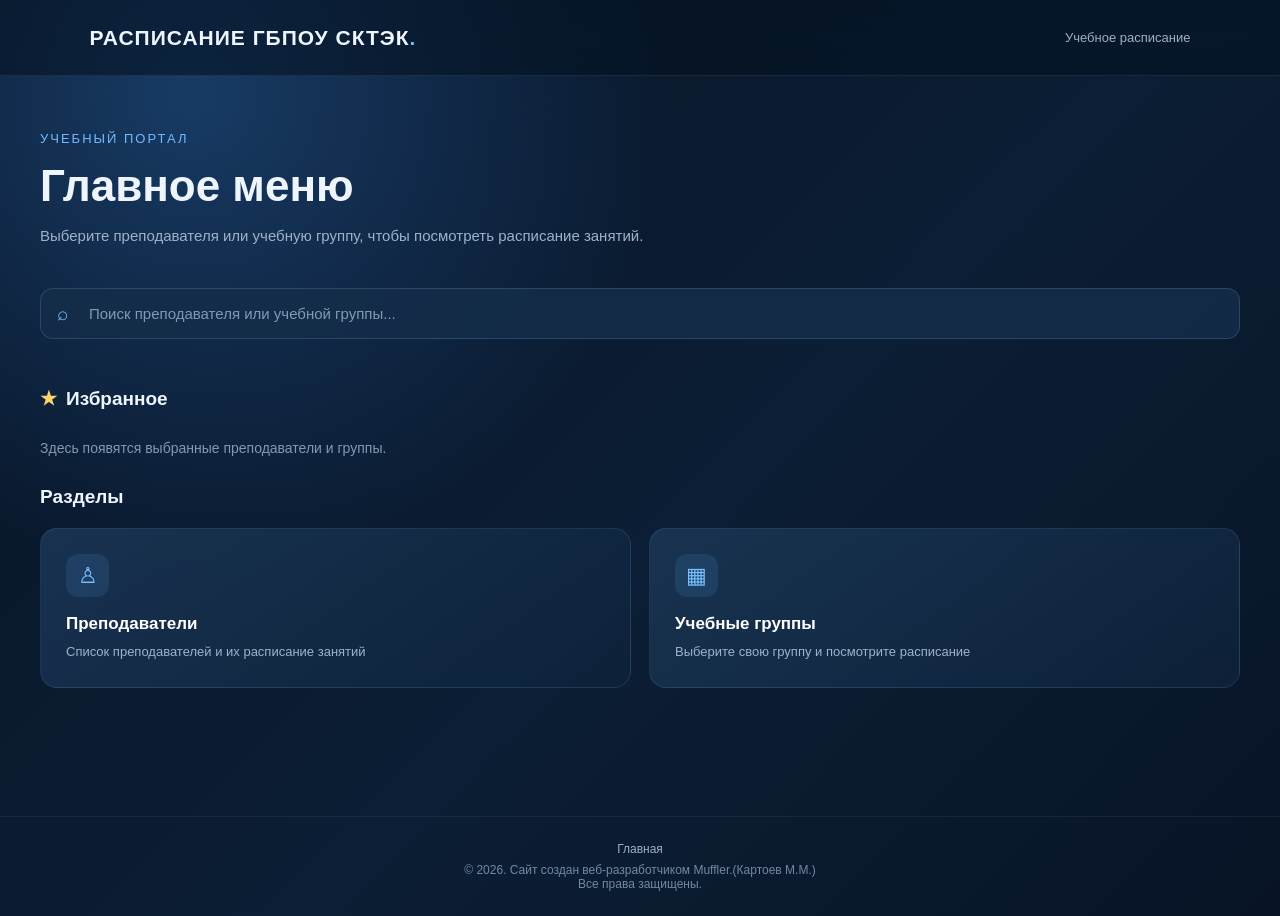
<file: test.html>
<!DOCTYPE html>
<html lang="ru">
<head>
<link rel="manifest" href="/Shedule/manifest.json">
<link rel="apple-touch-icon"
      href="/Shedule/apple-touch-icon.png">
<meta name="apple-mobile-web-app-capable"
      content="yes">
<meta name="apple-mobile-web-app-title"
      content="СКТЭК">
<meta name="theme-color" content="#071426">
<meta charset="UTF-8">
<meta name="viewport" content="width=device-width, initial-scale=1.0">
<link rel="icon" type="image/png" sizes="32x32" href="/Shedule/favicon-32.png">
<title>Расписание | Учебный портал</title>
<link rel="stylesheet" href="style.css">
</head>
<body>
<header>
    <div class="logo">РАСПИСАНИЕ ГБПОУ СКТЭК<span>.</span></div>
    <div class="header-info">Учебное расписание</div>
</header>
<main>
<section id="home" class="page active">
    <div class="welcome">
        <div class="subtitle">Учебный портал</div>
        <h1>Главное меню</h1>
        <p>Выберите преподавателя или учебную группу, чтобы посмотреть расписание занятий.</p>
    </div>
    <div class="search-section">
        <div class="search-wrap"><span class="search-icon">⌕</span><input class="search-input" id="globalSearch" type="search" placeholder="Поиск преподавателя или учебной группы..." autocomplete="off" aria-label="Поиск преподавателя или учебной группы"></div>
        <div class="search-results" id="searchResults" aria-live="polite"></div>
    </div>
      <div class="favorite-section"><h2 class="section-title"><span>★</span> Избранное</h2><div class="items" id="favoriteList"></div></div>
    <h2 class="section-title">Разделы</h2>
    <div class="menu">
        <button class="menu-card" onclick="openPage('teachers')"><div class="menu-icon">♙</div><h3>Преподаватели</h3><p>Список преподавателей и их расписание занятий</p></button>
        <button class="menu-card" onclick="openPage('groups')"><div class="menu-icon">▦</div><h3>Учебные группы</h3><p>Выберите свою группу и посмотрите расписание</p></button>
    </div>
</section>
<section id="teachers" class="page">
    <button class="back" onclick="openPage('home')">← Главное меню</button>
    <div class="welcome"><div class="subtitle">Список преподавателей</div><h1>Преподаватели</h1><p>Выберите преподавателя, чтобы открыть его расписание.</p></div>
    <div class="items" id="teacherList"></div>
</section>
<section id="groups" class="page">
    <button class="back" onclick="openPage('home')">← Главное меню</button>
    <div class="welcome"><div class="subtitle">Учебные группы</div><h1>Группы</h1><p>Выберите учебную группу, чтобы посмотреть занятия.</p></div>
    <div class="items" id="groupList"></div>
</section>
<section id="schedule" class="page">
    <button class="back" onclick="goBack()">← Назад</button>
    <div class="schedule-heading"><h1 id="scheduleTitle"></h1><button type="button" class="favorite-btn" id="scheduleFavorite" aria-label="Добавить в избранное" title="Добавить в избранное">☆</button></div>
  <div class="schedule-date">
    <label for="datePicker">Дата:</label>
    <input type="date" id="datePicker">
    <button type="button" class="week-btn" id="todayButton">Сегодня</button>
  </div>
    <div class="week-switch"><button class="week-btn" id="week1" onclick="switchWeek(1)">Первая неделя</button><button class="week-btn" id="week2" onclick="switchWeek(2)">Вторая неделя</button></div>
    <div id="days" class="days"></div><p class="schedule-note" id="scheduleNote"></p>
</section>
</main>
<footer><div class="footer-page" id="footerPage">Главная</div><div>© 2026. Сайт создан веб-разработчиком Muffler.(Картоев М.М.) <br> Все права защищены.</div></footer>
<script src="main.js"></script>
</body>
</html>
</file>
<file: style.css>
* {
    margin: 0;
    padding: 0;
    box-sizing: border-box;
}

body {
    min-height: 100vh;
    font-family: Arial, sans-serif;
    background:
        radial-gradient(circle at 15% 10%, #183b65 0, transparent 35%),
        linear-gradient(135deg, #071426, #0c1e35 55%, #081426);
    color: #eef5ff;
}

header {
    height: 76px;
    padding: 0 7%;
    display: flex;
    align-items: center;
    justify-content: space-between;
    border-bottom: 1px solid rgba(255,255,255,.08);
    background: rgba(5,17,32,.55);
    backdrop-filter: blur(15px);
}

.logo { font-size: 21px; font-weight: 700; letter-spacing: 1px; }
.logo span { color: #64baff; }
.header-info { color: #9bb1ca; font-size: 13px; }
main { max-width: 1250px; margin: auto; padding: 55px 25px; min-height: calc(100vh - 160px); }
.page { display: none; }
.page.active { display: block; }
.welcome { margin-bottom: 40px; }
.subtitle { color: #72baff; font-size: 13px; letter-spacing: 2px; text-transform: uppercase; margin-bottom: 15px; }
.welcome h1 { font-size: clamp(30px, 5vw, 44px); margin-bottom: 13px; }
.welcome p { color: #9fb2ca; font-size: 15px; line-height: 1.6; }
.section-title { font-size: 19px; margin-bottom: 20px; }

.search-section { margin: 0 0 38px; position: relative; }
.search-wrap { position: relative; }
.search-input { width: 100%; padding: 16px 18px 16px 48px; border: 1px solid rgba(130,184,235,.2); border-radius: 13px; background: rgba(20,45,73,.85); color: #eef5ff; font-size: 15px; outline: none; transition: .2s; }
.search-input::placeholder { color: #8299b4; }
.search-input:focus { border-color: #58aef0; box-shadow: 0 0 0 3px rgba(88,174,240,.1); }
.search-icon { position: absolute; left: 17px; top: 50%; transform: translateY(-50%); color: #78c1ff; font-size: 19px; pointer-events: none; }
.search-results { display: grid; gap: 8px; margin-top: 10px; }
.search-result { width: 100%; display: flex; align-items: center; justify-content: space-between; gap: 12px; padding: 14px 17px; border: 1px solid rgba(130,184,235,.13); border-radius: 11px; background: rgba(25,51,80,.8); color: #eef5ff; text-align: left; cursor: pointer; transition: .2s; }
.search-result:hover { border-color: rgba(101,186,255,.55); background: rgba(35,70,108,.9); }
.search-result strong { font-size: 14px; font-weight: 600; }
.search-result span { color: #78c1ff; font-size: 12px; white-space: nowrap; }
.search-empty { color: #9fb2ca; font-size: 13px; padding: 12px 4px; }

.menu { display: grid; grid-template-columns: repeat(2, 1fr); gap: 18px; }
.menu-card { min-height: 150px; padding: 25px; border: 1px solid rgba(130,184,235,.13); border-radius: 17px; background: linear-gradient(145deg, rgba(27,55,86,.85), rgba(14,34,58,.85)); cursor: pointer; transition: .25s; text-align: left; color: white; }
.menu-card:hover { transform: translateY(-4px); border-color: rgba(100,186,255,.55); }
.menu-icon { width: 43px; height: 43px; border-radius: 12px; display: grid; place-items: center; background: rgba(83,169,245,.13); color: #78c1ff; font-size: 22px; margin-bottom: 17px; }
.menu-card h3 { font-size: 17px; margin-bottom: 8px; }
.menu-card p { color: #9fb2ca; font-size: 13px; line-height: 1.5; }
.back { border: none; background: transparent; color: #77bdff; font-size: 14px; cursor: pointer; margin-bottom: 30px; }
.items { display: grid; grid-template-columns: repeat(auto-fill, minmax(250px, 1fr)); gap: 15px; }
.item { display: flex; align-items: center; justify-content: space-between; gap: 12px; padding: 21px; background: rgba(25,51,80,.8); border: 1px solid rgba(130,184,235,.13); border-radius: 14px; transition: .2s; }
.item:hover { border-color: rgba(101,186,255,.55); }
.item-info { flex: 1; cursor: pointer; min-width: 0; }
.item-info h3 { font-size: 16px; margin-bottom: 7px; }
.item-info p { color: #9fb2ca; font-size: 13px; }
.developer { display: inline-flex; align-items: center; gap: 5px; margin-left: 5px; color: #78c1ff; font-size: 11px; font-weight: 600; }
.favorite-btn { width: 38px; height: 38px; flex-shrink: 0; border: 1px solid rgba(130,184,235,.15); border-radius: 11px; background: rgba(83,169,245,.08); color: #8da8c5; font-size: 22px; cursor: pointer; }
.favorite-btn.selected { color: #ffd36a; border-color: rgba(255,211,106,.4); background: rgba(255,211,106,.1); }
.favorite-section { margin-top: 0px; margin-bottom: 20px; }
.favorite-section .section-title { display: flex; align-items: center; gap: 9px; }
.favorite-section .section-title span { color: #ffd36a; }
.empty { color: #8299b4; font-size: 14px; padding: 10px 0; grid-column: 1 / -1; }
.schedule-heading { display: flex; justify-content: space-between; align-items: center; margin-bottom: 25px; }
.schedule-heading h1 { font-size: clamp(25px, 4vw, 36px); }
.schedule-date { display: flex; align-items: center; gap: 10px; flex-wrap: wrap; margin-bottom: 25px; }
.schedule-date label { color: #9fb2ca; font-size: 14px; }
.schedule-date input { background: #142d49; border: 1px solid rgba(130,184,235,.2); color: white; padding: 11px 13px; border-radius: 9px; font-size: 14px; color-scheme: dark; }
.week-switch { display: flex; gap: 10px; margin-bottom: 25px; }
.week-btn { padding: 11px 20px; border-radius: 9px; border: 1px solid rgba(130,184,235,.18); background: rgba(25,51,80,.8); color: #a9bfd8; cursor: pointer; }
.week-btn.active { background: #1c5b91; color: white; border-color: #58aef0; }
.days { display: grid; grid-template-columns: 1fr; gap: 16px; }
.day-card { border: 1px solid rgba(130,184,235,.13); border-radius: 15px; overflow: hidden; background: rgba(17,39,65,.85); transition: .25s; }
.day-card.selected-day { border: 1px solid #58aef0; background: linear-gradient(145deg, rgba(35,85,130,.65), rgba(17,48,79,.95)); box-shadow: 0 0 18px rgba(88,174,240,.12); }
.day-card.selected-day .day-header { background: rgba(61,145,210,.25); }
.day-card.selected-day .day-header h3 { color: #78caff; }
.day-header { padding: 17px 20px; display: flex; justify-content: space-between; align-items: center; gap: 12px; background: rgba(39,76,113,.45); border-bottom: 1px solid rgba(130,184,235,.1); }
.day-header h3 { font-size: 16px; }
.day-header span { color: #91b4d7; font-size: 13px; }
.lesson { display: grid; grid-template-columns: 125px 1fr; gap: 15px; padding: 17px 20px; border-bottom: 1px solid rgba(130,184,235,.08); }
.lesson:last-child { border-bottom: none; }
.lesson-time { color: #78c1ff; font-size: 14px; font-weight: 600; }
.lesson-group { color: #dceaff; font-size: 14px; margin-bottom: 6px; }
.lesson-subject { color: #9fb2ca; font-size: 13px; line-height: 1.5; }
.lesson-teacher { color: #78c1ff; font-size: 12px; margin-top: 7px; }
.no-lessons { padding: 22px 20px; color: #8299b4; font-size: 14px; }
.schedule-note { color: #8299b4; font-size: 12px; margin-top: 20px; }
footer { text-align: center; padding: 25px 15px; color: #7189a4; font-size: 12px; border-top: 1px solid rgba(255,255,255,.06); }
footer .footer-page { color: #9bb1ca; margin-bottom: 7px; }
@media(max-width:650px) {
    header { padding: 0 20px; }
    .header-info { display: none; }
    main { padding: 40px 18px; }
    .menu, .items { grid-template-columns: 1fr; }
    .lesson { grid-template-columns: 1fr; gap: 7px; padding: 16px; }
    .day-header { padding: 15px 16px; }
    .week-btn { flex: 1; padding: 11px 10px; }
}
.footer-text {
    color: #64baff;
}

.lesson-status {
    display: inline-block;
    margin-top: 7px;
    padding: 5px 9px;
    border-radius: 6px;
    background: rgba(60, 190, 130, .13);
    color: #65dfa5;
    font-size: 11px;
    font-weight: 600;
}
</file>
